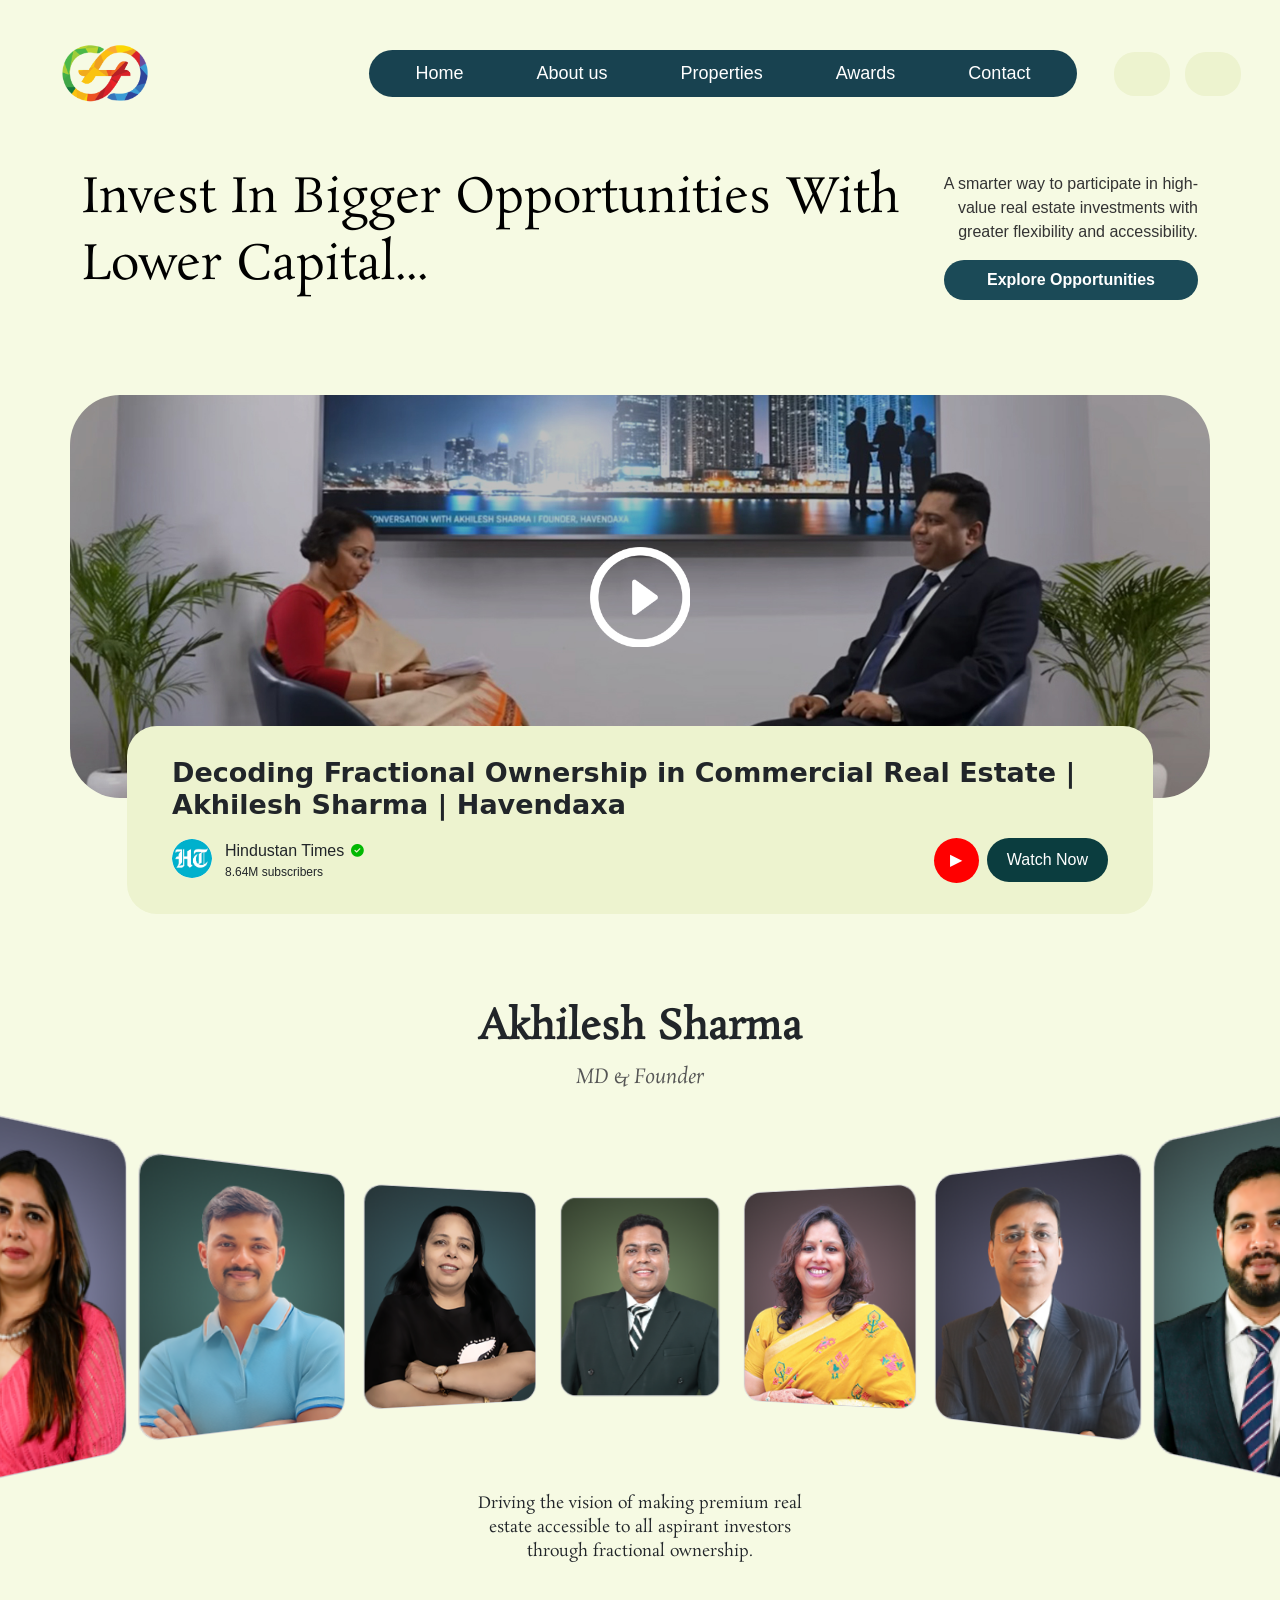
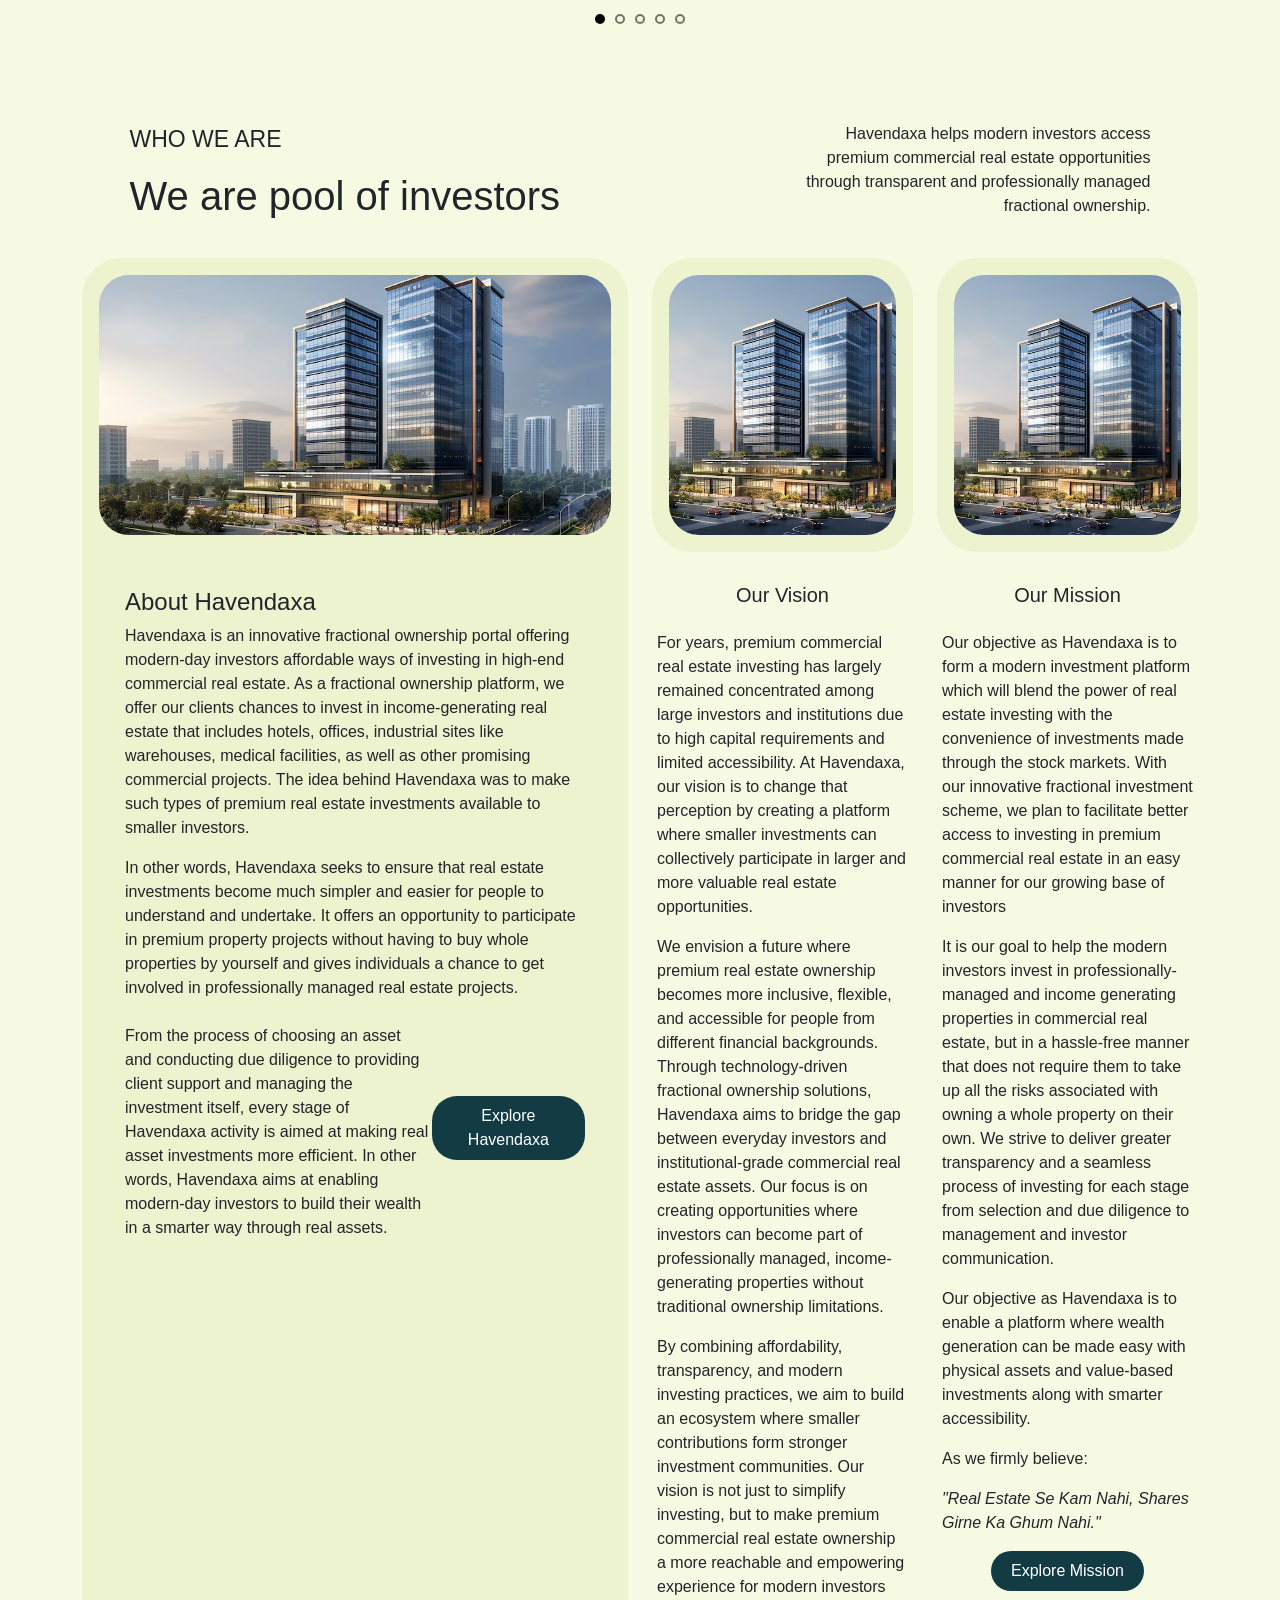
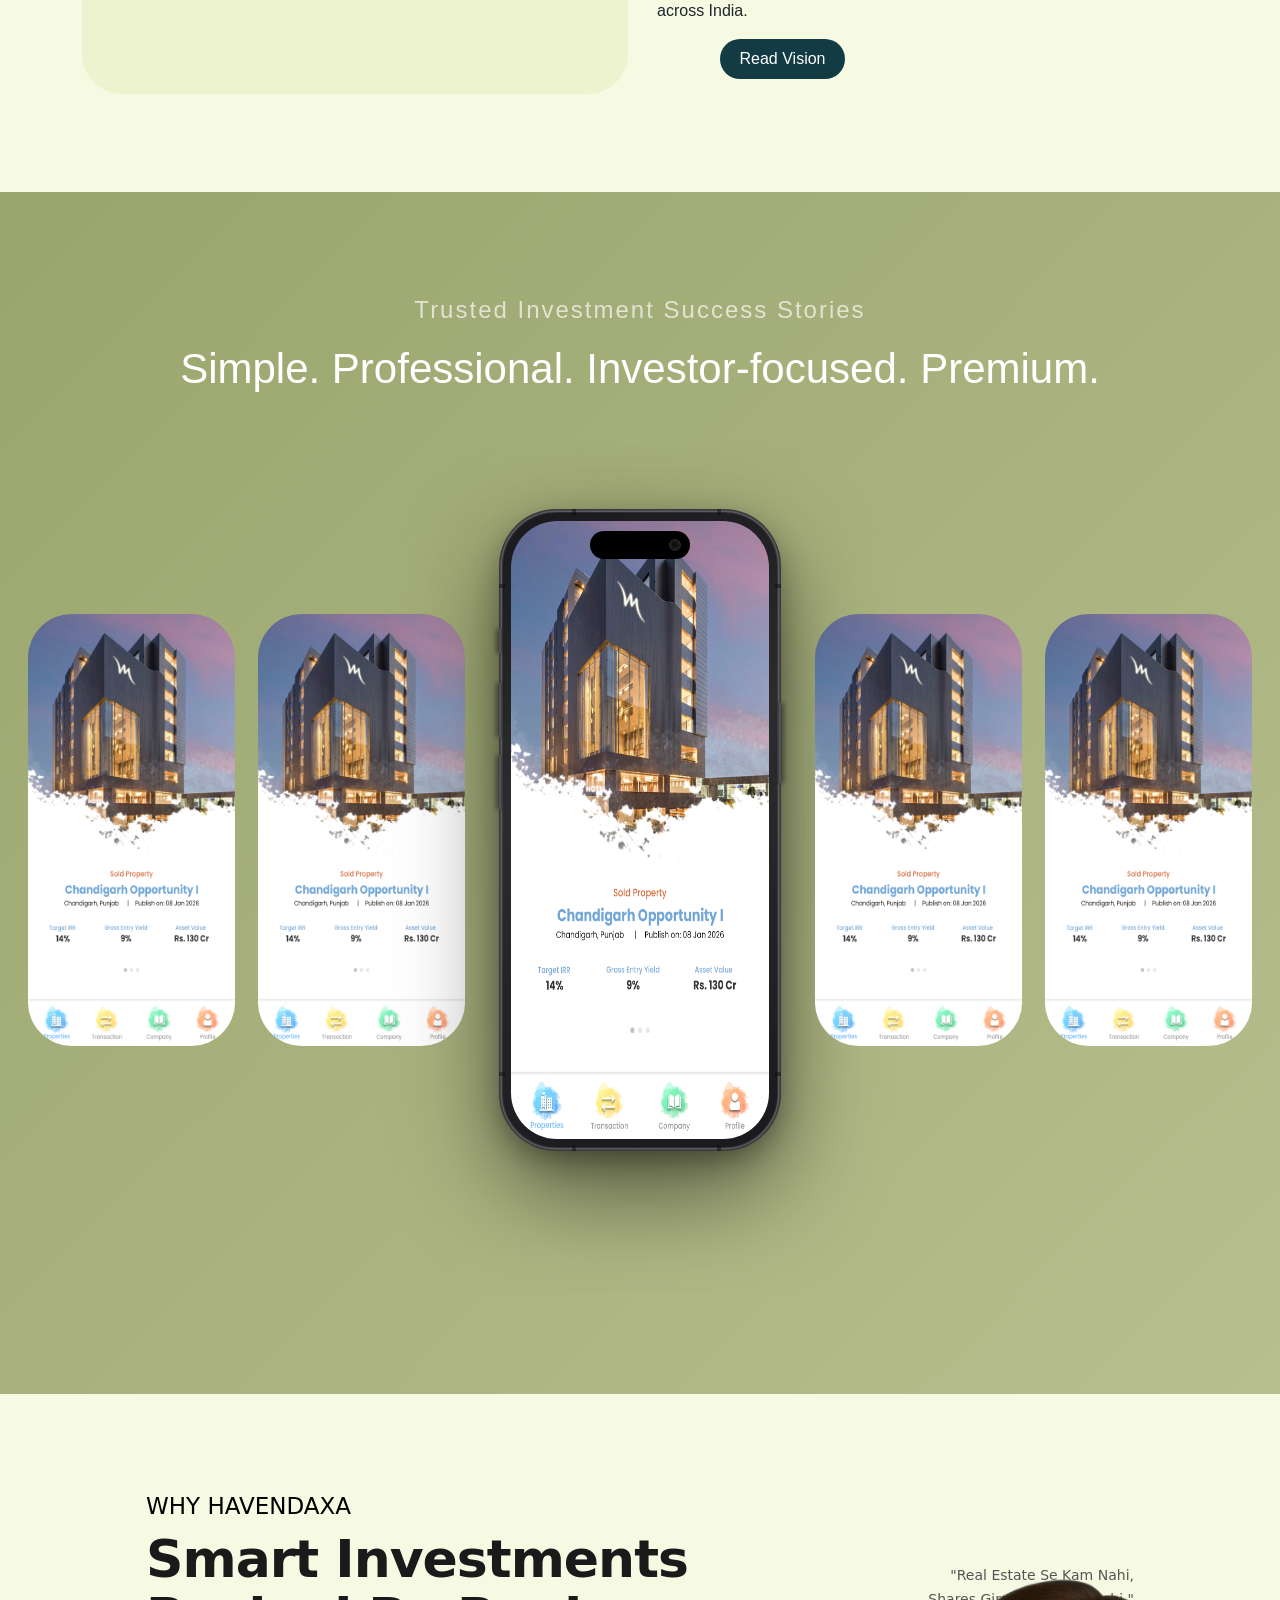
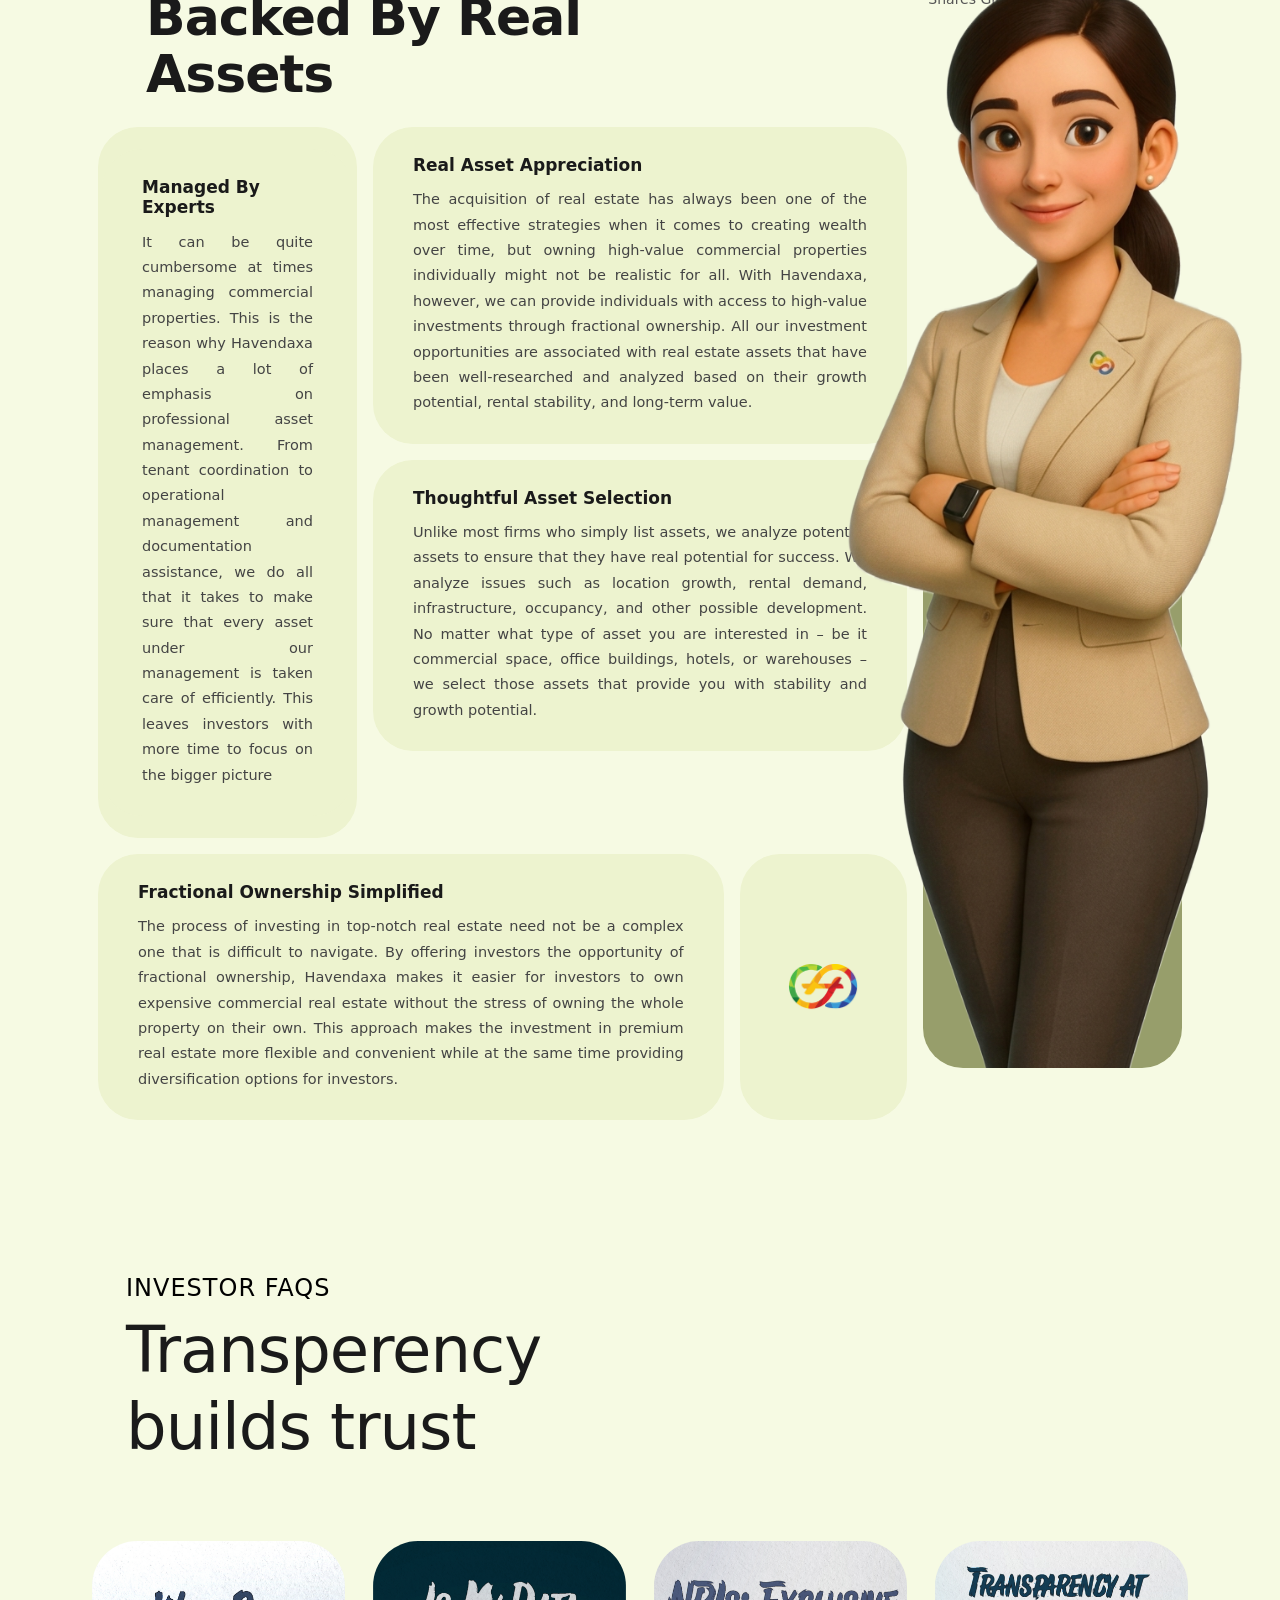
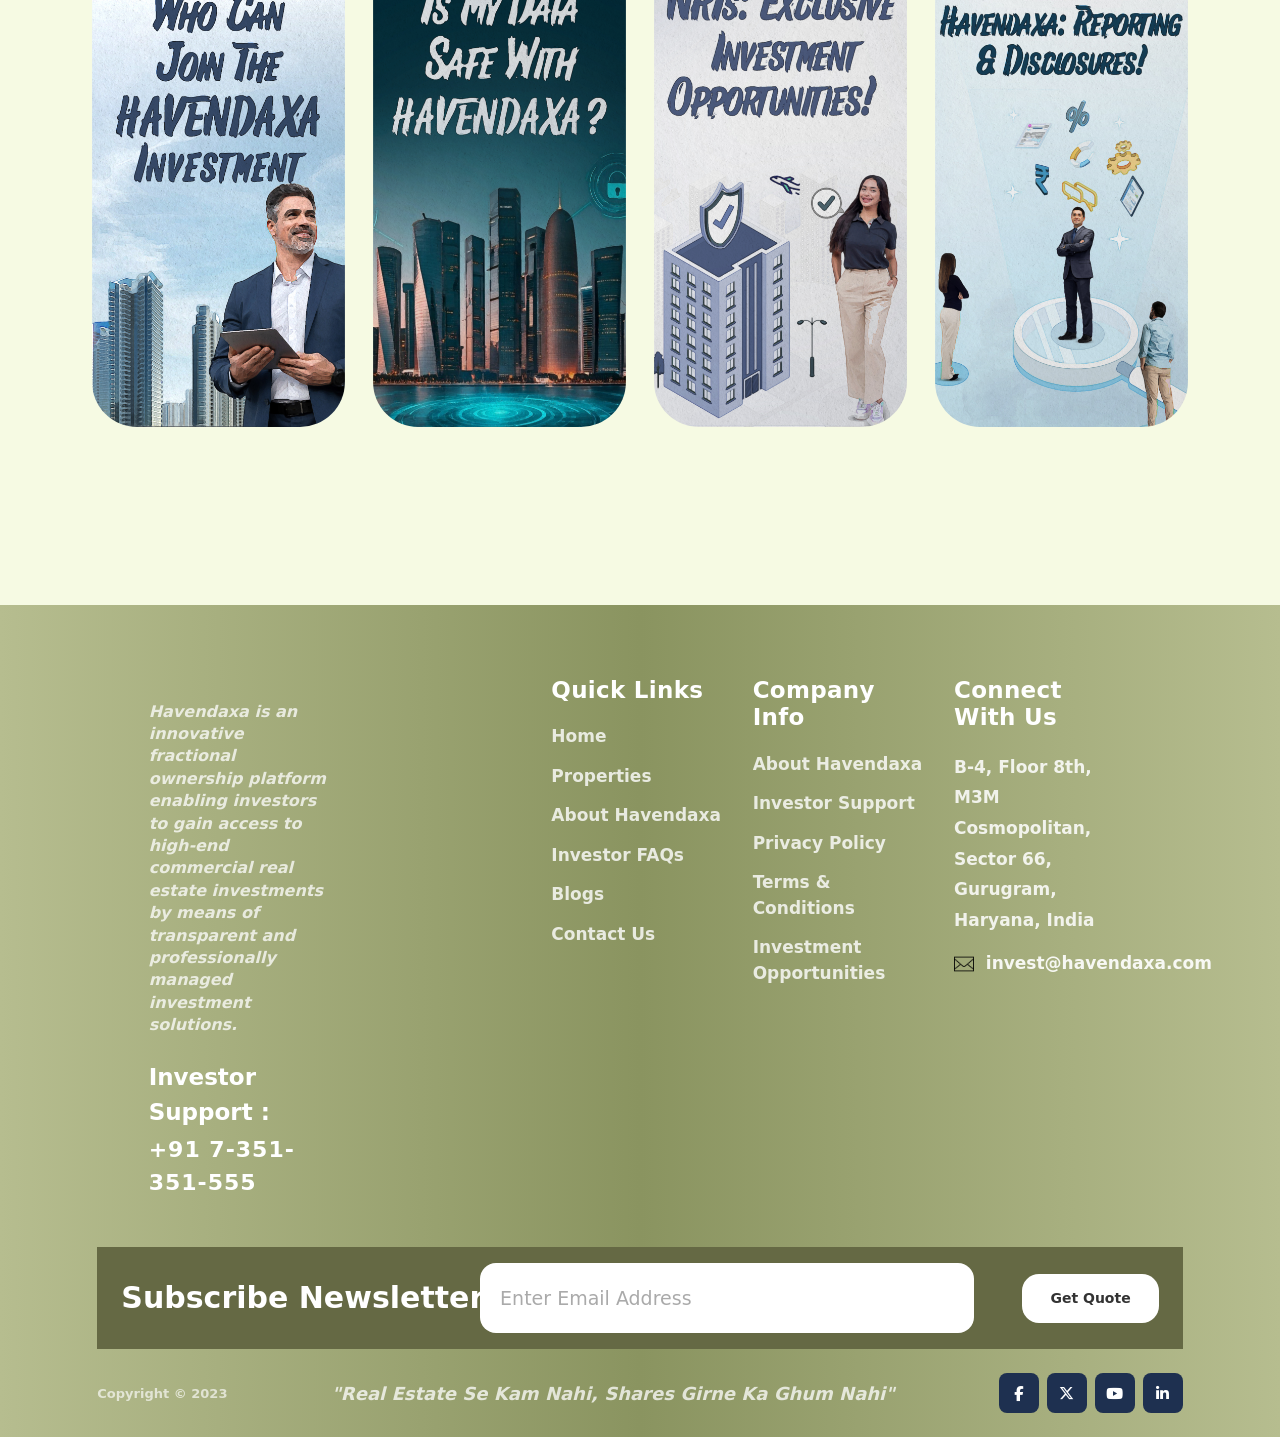
<file: index.html>
<!doctype html>
<html lang="en">
  <head>
    <meta charset="UTF-8" />
    <meta name="viewport" content="width=device-width, initial-scale=1.0" />
    <link
      rel="icon"
      href="./assets/images/Havendaxa_logo1.png"
      type="image/png" />
    <link rel="preconnect" href="https://fonts.googleapis.com" />
    <link rel="preconnect" href="https://fonts.gstatic.com" crossorigin />
    <link
      href="https://cdnjs.cloudflare.com/ajax/libs/font-awesome/6.5.0/css/all.min.css"
      rel="stylesheet" />
    <link
      href="https://cdn.jsdelivr.net/npm/bootstrap@5.3.8/dist/css/bootstrap.min.css"
      rel="stylesheet"
      integrity="sha384-sRIl4kxILFvY47J16cr9ZwB07vP4J8+LH7qKQnuqkuIAvNWLzeN8tE5YBujZqJLB"
      crossorigin="anonymous" />
    <link
      href="https://fonts.googleapis.com/css2?family=Almendra+Display&family=Bitcount+Grid+Double:wght@100..900&family=Cookie&family=Emilys+Candy&family=MedievalSharp&family=Mystery+Quest&family=Rosarivo:ital@0;1&family=Satisfy&display=swap"
      rel="stylesheet" />
    <link rel="stylesheet" href="./assets/css/style.css" />
    <title>Havendaxa</title>
  </head>
  <body>
    <div class="navbar navbar-expand-lg navbar-light" id="nav-scroll">
      <!-- Logo LEFT -->
      <a href="./index.html">
        <div class="logo">
          <img
            src="./assets/images/Havendaxa_logo1.png"
            alt="logo"
            draggable="false" /></div
      ></a>

      <!-- Toggle RIGHT -->
      <button
        class="navbar-toggler border-0 shadow-none ms-auto"
        type="button"
        data-bs-toggle="collapse"
        data-bs-target="#menu">
        <span class="navbar-toggler-icon"></span>
      </button>

      <!-- Menu -->
      <div class="collapse navbar-collapse" id="menu">
        <nav class="menu d-flex">
          <a href="">Home</a>
          <a href="./pages/about.html">About us</a>
          <a href="./pages/Properties.html">Properties</a>
          <a href="./pages/Awards.html">Awards</a>
          <a href="./pages/Contact.html" class="mb-3 mb-md-0">Contact</a>
        </nav>

        <div class="actions d-flex justify-content-center">
          <div class="circle"></div>
          <div class="circle"></div>
        </div>
      </div>
    </div>
    <section class="dream-section py-5">
      <div class="container">
        <div class="row align-items-center">
          <!-- LEFT TEXT -->
          <div class="col-lg-9 text-center text-lg-start mb-4 mb-lg-0">
            <h1 class="dream-title">
              Invest In Bigger Opportunities With Lower Capital...
            </h1>
          </div>

          <!-- RIGHT CONTENT -->
          <div class="col-lg-3 text-center text-lg-end">
            <!-- <p class="dream-desc">
              Own a share of premium real estate and start your investment
              journey with Havendaxa through fractional ownership.
            </p> -->
            <p class="dream-desc">
              A smarter way to participate in high-value real estate investments
              with greater flexibility and accessibility.
            </p>
            <a href="#" class="btn dream-btn mt-3">Explore Opportunities</a>
          </div>
        </div>
      </div>
    </section>

    <!-- ------------------------------------------------------------- -->
    <div class="video-section">
      <!-- Video Container -->
      <div class="video-card" id="videoContainer">
        <!-- Thumbnail -->
        <img
          src="./assets/images/video_thumbnail.jpg"
          class="video-thumbnail"
          id="thumbnail" />

        <!-- Play Button -->
        <div class="play-btn" onclick="playVideo()">
          <img src="./assets/images/play button.png" alt="" />
        </div>
      </div>

      <!-- Info Box -->
      <div class="info-box mx-auto" id="info-box">
        <!-- TOP: Title -->
        <h5 class="mb-3 text-center text-md-start">
          Decoding Fractional Ownership in Commercial Real Estate | Akhilesh
          Sharma | Havendaxa
        </h5>

        <!-- BOTTOM ROW -->
        <div
          class="d-flex flex-row justify-content-between align-items-center ht-stats">
          <!-- LEFT: Channel Info -->
          <div class="d-flex align-items-start gap-2 d1">
            <img src="./assets/images/HT.png" alt="HT" class="HT" />

            <div class="text-start">
              <p class="mb-0">
                Hindustan Times <i class="fa-solid fa-circle-check"></i>
              </p>
              <p class="mb-0 small subs">8.64M subscribers</p>
            </div>
          </div>

          <!-- RIGHT: Buttons -->
          <div class="d-flex align-items-center gap-2 d2">
            <a
              href="https://www.youtube.com/watch?v=tvYAidNdPMs"
              target="_blank"
              class="yt-btn">
              ▶
            </a>

            <a
              href="https://www.youtube.com/watch?v=tvYAidNdPMs"
              target="_blank"
              class="watch-btn">
              Watch Now
            </a>
          </div>
        </div>
      </div>
    </div>
    <!-- -------------------------------------------------------------- -->
    <div class="car-container">
      <h1 id="name">Akhilesh Sharma</h1>
      <p id="role">MD & Founder</p>

      <div class="carousel-container">
        <div class="carousel" id="carousel">
          <div class="card">
            <img src="./assets/images/AS.png" draggable="false" />
          </div>
          <div class="card">
            <img src="./assets/images/PS.png" draggable="false" />
          </div>
          <div class="card">
            <img src="./assets/images/AG.png" draggable="false" />
          </div>
          <div class="card">
            <img src="./assets/images/PA.png" draggable="false" />
          </div>
          <div class="card">
            <img src="./assets/images/VA.png" draggable="false" />
          </div>
          <div class="card">
            <img src="./assets/images/VS.png" draggable="false" />
          </div>
          <div class="card">
            <img src="./assets/images/SA.png" draggable="false" />
          </div>
          <!-- -------------- -->
          <div class="card">
            <img src="./assets/images/AS.png" draggable="false" />
          </div>
          <div class="card">
            <img src="./assets/images/PS.png" draggable="false" />
          </div>
          <div class="card">
            <img src="./assets/images/AG.png" draggable="false" />
          </div>
          <div class="card">
            <img src="./assets/images/PA.png" draggable="false" />
          </div>
          <div class="card">
            <img src="./assets/images/VA.png" draggable="false" />
          </div>
          <div class="card">
            <img src="./assets/images/VS.png" draggable="false" />
          </div>
          <div class="card">
            <img src="./assets/images/SA.png" draggable="false" />
          </div>
        </div>
      </div>

      <p id="desc">
        We deliver exceptional quality through innovation and expertise. Our
        solutions make a real impact and drive measurable results.
      </p>
    </div>
    <div class="dots">
      <span class="dot dot-active"></span>
      <span class="dot"></span>
      <span class="dot"></span>
      <span class="dot"></span>
      <span class="dot"></span>
    </div>

    <!-- ----------------------------------------------------------------------------------------------- -->
    <div class="container py-5 card-sec">
      <div class="row mb-4 d-flex justify-content-center">
        <div class="col-md-7 text-md-start">
          <p class="abt-company">WHO WE ARE</p>
          <h2 class="section-title">We are pool of investors</h2>
        </div>
        <div class="col-md-4 text-md-end">
          <p class="section-desc">
            Havendaxa helps modern investors access premium commercial real
            estate opportunities through transparent and professionally managed
            fractional ownership.
          </p>
        </div>
      </div>

      <div class="row g-4">
        <!-- Main Card -->
        <div class="col-lg-6 card-col active-col">
          <div class="card-custom active" onmouseenter="toggleCard(this)">
            <div class="img-outline">
              <img src="./assets/images/Office Building.avif" alt="building" />
            </div>

            <div class="card-content text-md-start active-card-content">
              <h4 class="mt-3">About Havendaxa</h4>

              <p>
                Havendaxa is an innovative fractional ownership portal offering
                modern-day investors affordable ways of investing in high-end
                commercial real estate. As a fractional ownership platform, we
                offer our clients chances to invest in income-generating real
                estate that includes hotels, offices, industrial sites like
                warehouses, medical facilities, as well as other promising
                commercial projects. The idea behind Havendaxa was to make such
                types of premium real estate investments available to smaller
                investors.
              </p>
              <p>
                In other words, Havendaxa seeks to ensure that real estate
                investments become much simpler and easier for people to
                understand and undertake. It offers an opportunity to
                participate in premium property projects without having to buy
                whole properties by yourself and gives individuals a chance to
                get involved in professionally managed real estate projects.
              </p>

              <div class="mt-4 mb-0 main-card">
                <p class="mb-0 col-8 main-card-desc">
                  From the process of choosing an asset and conducting due
                  diligence to providing client support and managing the
                  investment itself, every stage of Havendaxa activity is aimed
                  at making real asset investments more efficient. In other
                  words, Havendaxa aims at enabling modern-day investors to
                  build their wealth in a smarter way through real assets.
                </p>
                <button class="btn-custom main-card-btn mt-3 mb-4">
                  Explore Havendaxa
                </button>
              </div>
            </div>
          </div>
        </div>

        <!-- Vision Card -->
        <div class="col-md-6 col-lg-3 card-col inactive-col">
          <div class="card-custom" onmouseenter="toggleCard(this)">
            <div class="img-outline">
              <img src="./assets/images/Office Building.avif" alt="building" />
            </div>

            <div class="card-content mt-3">
              <h5 class="mb-4">Our Vision</h5>

              <p class="text-md-start">
                For years, premium commercial real estate investing has largely
                remained concentrated among large investors and institutions due
                to high capital requirements and limited accessibility. At
                Havendaxa, our vision is to change that perception by creating a
                platform where smaller investments can collectively participate
                in larger and more valuable real estate opportunities.
              </p>
              <p class="text-md-start">
                We envision a future where premium real estate ownership becomes
                more inclusive, flexible, and accessible for people from
                different financial backgrounds. Through technology-driven
                fractional ownership solutions, Havendaxa aims to bridge the gap
                between everyday investors and institutional-grade commercial
                real estate assets. Our focus is on creating opportunities where
                investors can become part of professionally managed,
                income-generating properties without traditional ownership
                limitations.
              </p>
              <p class="text-md-start">
                By combining affordability, transparency, and modern investing
                practices, we aim to build an ecosystem where smaller
                contributions form stronger investment communities. Our vision
                is not just to simplify investing, but to make premium
                commercial real estate ownership a more reachable and empowering
                experience for modern investors across India.
              </p>

              <button class="btn-custom">Read Vision</button>
            </div>
          </div>
        </div>

        <!-- Mission Card -->
        <div class="col-md-6 col-lg-3 card-col inactive-col">
          <div class="card-custom" onmouseenter="toggleCard(this)">
            <div class="img-outline">
              <img src="./assets/images/Office Building.avif" alt="building" />
            </div>

            <div class="card-content mt-3">
              <h5 class="mb-4">Our Mission</h5>

              <p class="text-md-start">
                Our objective as Havendaxa is to form a modern investment
                platform which will blend the power of real estate investing
                with the convenience of investments made through the stock
                markets. With our innovative fractional investment scheme, we
                plan to facilitate better access to investing in premium
                commercial real estate in an easy manner for our growing base of
                investors
              </p>
              <p class="text-md-start">
                It is our goal to help the modern investors invest in
                professionally-managed and income generating properties in
                commercial real estate, but in a hassle-free manner that does
                not require them to take up all the risks associated with owning
                a whole property on their own. We strive to deliver greater
                transparency and a seamless process of investing for each stage
                from selection and due diligence to management and investor
                communication.
              </p>
              <p class="text-md-start">
                Our objective as Havendaxa is to enable a platform where wealth
                generation can be made easy with physical assets and value-based
                investments along with smarter accessibility.
              </p>
              <p class="text-md-start">As we firmly believe:</p>
              <p class="text-md-start">
                <i>"Real Estate Se Kam Nahi, Shares Girne Ka Ghum Nahi."</i>
              </p>
              <button class="btn-custom">Explore Mission</button>
            </div>
          </div>
        </div>
      </div>
    </div>

    <section class="proj-showcase">
      <p class="proj-subtitle">Trusted Investment Success Stories</p>
      <h2 class="proj-title">
        Simple. Professional. Investor-focused. Premium.
      </h2>

      <div class="proj-slider">
        <div class="proj-track">
          <!-- Hidden on mobile (outermost cards) -->
          <div class="proj-card left-corner-card d-none d-md-block">
            <img src="./assets/images/Card_img.png" />
          </div>

          <!-- Visible on all screens (inner left card) -->
          <div class="proj-card">
            <img src="./assets/images/Card_img.png" />
          </div>

          <!-- CENTER iPhone -->
          <div class="iphone">
            <div class="btn-action"></div>
            <div class="btn-vol-up"></div>
            <div class="btn-vol-down"></div>
            <div class="btn-power"></div>
            <div class="antenna-left-1"></div>
            <div class="antenna-left-2"></div>
            <div class="antenna-right-1"></div>
            <div class="antenna-right-2"></div>
            <div class="antenna-top-1"></div>
            <div class="antenna-top-2"></div>
            <div class="antenna-bottom-1"></div>
            <div class="antenna-bottom-2"></div>
            <div class="screen-bezel">
              <div class="dynamic-island">
                <div class="di-camera"></div>
              </div>
              <div class="hero-image">
                <img src="./assets/images/Card_img.png" alt="Property" />
              </div>
            </div>
          </div>

          <!-- Visible on all screens (inner right card) -->
          <div class="proj-card">
            <img src="./assets/images/Card_img.png" />
          </div>

          <!-- Hidden on mobile (outermost cards) -->
          <div class="proj-card right-corner-card d-none d-md-block">
            <img src="./assets/images/Card_img.png" />
          </div>
        </div>
      </div>
    </section>

    <section class="vwd-section">
      <div class="container-fluid px-4 px-lg-5">
        <!-- Header Row -->
        <div class="row align-items-center mb-4 px-5">
          <div class="col-12 col-lg-7 text-md-start">
            <p class="vwd-subtitle">WHY HAVENDAXA</p>
            <h2 class="vwd-title">Smart Investments Backed By Real Assets</h2>
          </div>
          <div class="col-12 col-lg-3 offset-lg-2 text-lg-end mt-3 mt-lg-0">
            <p class="vwd-desc">
              "Real Estate Se Kam Nahi, Shares Girne Ka Ghum Nahi."
              <!-- Havendaxa makes premium real estate investing easy, more
              transparent, and growth-oriented for today’s sophisticated
              investors. From our selection of prime commercial properties to
              our professional management team, everything we do is aimed at
              making your real estate investment journey hassle-free and
              reliable. -->
            </p>
          </div>
        </div>

        <!-- Main Content Row -->
        <div class="row g-3 align-items-stretch">
          <!-- Left empty card -->
          <div class="col-12 col-md-4 col-lg-3 d-none d-md-block">
            <div class="vwd-card vwd-card--empty h-100">
              <div class="vwd-card">
                <h5 class="vwd-card__title text-md-start">
                  Managed By Experts
                </h5>
                <p class="vwd-card__text">
                  It can be quite cumbersome at times managing commercial
                  properties. This is the reason why Havendaxa places a lot of
                  emphasis on professional asset management. From tenant
                  coordination to operational management and documentation
                  assistance, we do all that it takes to make sure that every
                  asset under our management is taken care of efficiently. This
                  leaves investors with more time to focus on the bigger picture
                </p>
              </div>
            </div>
          </div>

          <!-- Middle cards column -->
          <div class="col-12 col-md-8 col-lg-6">
            <div class="row g-3">
              <div class="col-12">
                <div class="vwd-card">
                  <h5 class="vwd-card__title text-md-start">
                    Real Asset Appreciation
                  </h5>
                  <p class="vwd-card__text">
                    The acquisition of real estate has always been one of the
                    most effective strategies when it comes to creating wealth
                    over time, but owning high-value commercial properties
                    individually might not be realistic for all. With Havendaxa,
                    however, we can provide individuals with access to
                    high-value investments through fractional ownership. All our
                    investment opportunities are associated with real estate
                    assets that have been well-researched and analyzed based on
                    their growth potential, rental stability, and long-term
                    value.
                  </p>
                </div>
              </div>
              <div class="col-12">
                <div class="vwd-card">
                  <h5 class="vwd-card__title text-md-start">
                    Thoughtful Asset Selection
                  </h5>
                  <p class="vwd-card__text">
                    Unlike most firms who simply list assets, we analyze
                    potential assets to ensure that they have real potential for
                    success. We analyze issues such as location growth, rental
                    demand, infrastructure, occupancy, and other possible
                    development. No matter what type of asset you are interested
                    in – be it commercial space, office buildings, hotels, or
                    warehouses – we select those assets that provide you with
                    stability and growth potential.
                  </p>
                </div>
              </div>
            </div>
          </div>

          <!-- Right character image -->
          <div class="col-12 col-lg-3 d-none d-lg-block">
            <div class="vwd-character-wrap">
              <img
                src="./assets/images/Character_img.png"
                alt="Character"
                class="vwd-character-img" />
            </div>
          </div>
        </div>

        <!-- Bottom Row -->
        <div class="row g-3 mt-0">
          <!-- Professional Management wide card -->
          <div class="col-12 col-md-8 col-lg-7">
            <div class="vwd-card">
              <h5 class="vwd-card__title text-md-start">
                Fractional Ownership Simplified
              </h5>
              <p class="vwd-card__text">
                The process of investing in top-notch real estate need not be a
                complex one that is difficult to navigate. By offering investors
                the opportunity of fractional ownership, Havendaxa makes it
                easier for investors to own expensive commercial real estate
                without the stress of owning the whole property on their own.
                This approach makes the investment in premium real estate more
                flexible and convenient while at the same time providing
                diversification options for investors.
              </p>
            </div>
          </div>

          <!-- Logo card -->
          <div class="col-6 col-md-3 col-lg-2">
            <div
              class="vwd-card vwd-card--logo h-100 d-flex align-items-center justify-content-center">
              <img
                src="./assets/images/Havendaxa_logo1.png"
                alt="Logo"
                class="vwd-logo-img" />
            </div>
            <!-- <div class="vwd-card">
              <h5 class="vwd-card__title text-md-start">
                Investor Trust Comes First
              </h5>
              <p class="vwd-card__text">
                Current investors seek more than just profits. They demand
                openness, dependability, and trust. Havendaxa operates with such
                principles at its core. The goal of our company is to offer
                investors an environment where they feel informed, supported,
                and connected with actual possibilities which include actual
                assets. By merging traditional investment opportunities with
                professional management of real estate, we help investors
                transition into more progressive and forward-looking approaches
                to wealth generation.
              </p>
            </div> -->
          </div>
        </div>
      </div>
    </section>

    <section class="faq-section">
      <div class="container-fluid px-4 px-lg-5">
        <!-- Header -->
        <div class="row align-items-start mb-5 px-5">
          <div class="col-12 col-lg-6 text-md-start">
            <p class="faq-subtitle">INVESTOR FAQs</p>
            <h2 class="faq-title">Transperency builds trust</h2>
          </div>
          <div class="col-12 col-lg-4 offset-lg-2 text-lg-end mt-2 mt-lg-0">
            <p class="faq-desc">
              <!-- Explore answers to common questions about fractional ownership and
              premium real estate investing with Havendaxa. -->
            </p>
          </div>
        </div>

        <!-- Cards Row -->
        <div class="faq-cards-wrapper position-relative">
          <div
            class="row g-0 align-items-center justify-content-around d-flex flex-wrap flex-md-nowrap">
            <!-- Card 1  -->
            <div class="col-6 col-md-3 col-lg-3">
              <div class="faq-card faq-card--img">
                <img
                  src="./assets/images/card1.jpg"
                  alt="Who Can Join"
                  class="faq-card__img" />
                <!-- Bottom half: text + button -->
                <div class="faq-card__body">
                  <div class="faq-card__watch d-flex gap-2 mb-3">
                    <button class="faq-watch-btn flex-grow-1">Watch Now</button>
                    <button class="faq-plus-btn">+</button>
                  </div>
                  <h6 class="faq-card__body-title text-start px-3">
                    Who Can Invest With Havendaxa?
                  </h6>

                  <p class="faq-card__body-text text-start px-3">
                    What if premium commercial real estate investing was no
                    longer limited to only large investors and institutions?
                  </p>
                  <!-- <p class="faq-card__body-text text-start px-3">
                    Lorem ipsum dolor sit amet, consectetur adipiscing elit,
                  </p> -->
                </div>
              </div>
            </div>

            <!-- Card 2  -->
            <div class="col-10 col-md-3 col-lg-3">
              <!-- Top half: image -->
              <div class="faq-card faq-card--img">
                <img
                  src="./assets/images/card2.jpg"
                  alt="Havendaxa"
                  class="faq-card__img" />

                <!-- Bottom half: text + button -->
                <div class="faq-card__body">
                  <div class="faq-card__watch d-flex gap-2 mb-3">
                    <button class="faq-watch-btn flex-grow-1">Watch Now</button>
                    <button class="faq-plus-btn">+</button>
                  </div>
                  <h6 class="faq-card__body-title text-start px-3">
                    How Do You Keep My Personal Information Secure?
                  </h6>
                  <p class="faq-card__body-text text-start px-3">
                    Investor trust goes beyond investments — discover how
                    Havendaxa focuses on secure and professionally managed
                    investor experiences.
                  </p>
                  <!-- <p class="faq-card__body-text text-start px-3">
                    Lorem ipsum dolor sit amet, consectetur adipiscing elit,
                  </p> -->
                </div>
              </div>
            </div>

            <!-- Card 3  -->
            <div class="col-6 col-md-3 col-lg-3">
              <div class="faq-card faq-card--img">
                <img
                  src="./assets/images/card3.jpg"
                  alt="NRIs Investment"
                  class="faq-card__img" />
                <!-- Bottom half: text + button -->
                <div class="faq-card__body">
                  <div class="faq-card__watch d-flex gap-2 mb-3">
                    <button class="faq-watch-btn flex-grow-1">Watch Now</button>
                    <button class="faq-plus-btn">+</button>
                  </div>
                  <h6 class="faq-card__body-title text-start px-3">
                    How Can NRIs Invest?
                  </h6>
                  <p class="faq-card__body-text text-start px-3">
                    Looking to stay connected with India’s growing real estate
                    market without managing an entire property remotely?
                  </p>
                  <!-- <p class="faq-card__body-text text-start px-3">
                    Lorem ipsum dolor sit amet, consectetur adipiscing elit,
                  </p> -->
                </div>
              </div>
            </div>

            <!-- Card 4  -->
            <div class="col-6 col-md-3 col-lg-3">
              <div class="faq-card faq-card--img">
                <img
                  src="./assets/images/card4.jpg"
                  alt="Transparency"
                  class="faq-card__img" />
                <!-- Bottom half: text + button -->
                <div class="faq-card__body">
                  <div class="faq-card__watch d-flex gap-2 mb-3">
                    <button class="faq-watch-btn flex-grow-1">Watch Now</button>
                    <button class="faq-plus-btn">+</button>
                  </div>
                  <h6 class="faq-card__body-title text-start px-3">
                    What Are The Reporting Standards And Disclosures For
                    Havendaxa Investments?
                  </h6>
                  <p class="faq-card__body-text text-start px-3">
                    Want to know what happens after you invest? Explore how
                    reporting, disclosures, and investor updates are managed.
                  </p>
                  <!-- <p class="faq-card__body-text text-start px-3">
                    Lorem ipsum dolor sit amet, consectetur adipiscing elit,
                  </p> -->
                </div>
              </div>
            </div>
          </div>
        </div>
      </div>
    </section>

    <footer class="ftr-section">
      <div class="container-fluid px-4 px-lg-5">
        <!-- Top Row -->
        <div class="row ftr-top py-5 g-4">
          <!-- Col 1 — Brand -->
          <div class="col-12 col-md-6 col-lg-2 text-md-start mt-5 offset-lg-1">
            <p class="ftr-tagline">
              Havendaxa is an innovative fractional ownership platform enabling
              investors to gain access to high-end commercial real estate
              investments by means of transparent and professionally managed
              investment solutions.
            </p>
            <div class="ftr-emergency mt-4">
              <p class="ftr-emergency__label">Investor Support :</p>
              <p class="ftr-emergency__number">+91 7-351-351-555</p>
            </div>
          </div>

          <!-- Col 2 — Quick Links -->
          <div class="col-6 col-md-3 col-lg-2 offset-lg-2 text-start">
            <h6 class="ftr-col-title">Quick Links</h6>
            <ul class="ftr-links">
              <li><a href="#">Home</a></li>
              <li><a href="./pages/Properties.html">Properties</a></li>
              <li><a href="./pages/about.html">About Havendaxa </a></li>
              <li><a href=" ">Investor FAQs</a></li>
              <li><a href="./pages/Blogs.html">Blogs</a></li>
              <li><a href="./pages/Contact.html">Contact Us</a></li>
            </ul>
          </div>

          <!-- Col 3 — Company Info -->
          <div class="col-6 col-md-3 col-lg-2 text-start">
            <h6 class="ftr-col-title">Company Info</h6>
            <ul class="ftr-links">
              <li><a href="./pages/About.html">About Havendaxa </a></li>
              <li><a href=" ">Investor Support </a></li>
              <li><a href=" ">Privacy Policy </a></li>
              <li><a href=" ">Terms & Conditions </a></li>
              <li><a href="">Investment Opportunities </a></li>
            </ul>
          </div>

          <!-- Col 4 — Communication -->
          <div class="col-12 col-md-6 col-lg-2 text-start">
            <h6 class="ftr-col-title">Connect With Us</h6>
            <p class="ftr-address">
              B-4, Floor 8th, M3M Cosmopolitan,<br />Sector 66, Gurugram,<br />Haryana,
              India
            </p>

            <p class="ftr-email">
              <img
                src="./assets/images/Gmail.png"
                alt=""
                class="gmail"
                style="height: 20px; width: 20px" />
              &nbsp;invest@havendaxa.com
            </p>
          </div>
        </div>

        <!-- Newsletter Bar -->
        <div
          class="ftr-newsletter d-flex flex-column flex-md-row align-items-center gap-3 gap-md-5 px-4 py-3 mb-4 col-md-11">
          <h5 class="ftr-newsletter__title mb-0">Subscribe Newsletter</h5>
          <input
            type="email"
            class="ftr-newsletter__input"
            placeholder="Enter Email Address" />
          <button class="ftr-newsletter__btn">Get Quote</button>
        </div>

        <!-- Bottom Bar -->
        <div
          class="ftr-bottom d-flex flex-column flex-md-row align-items-center justify-content-between pb-4 gap-3 col-11">
          <p class="ftr-copyright mb-0">Copyright &copy; 2023</p>
          <div class="tagline">
            "Real Estate Se Kam Nahi, Shares Girne Ka Ghum Nahi"
          </div>
          <div class="ftr-socials d-flex gap-2">
            <a href="#" class="ftr-social-btn"
              ><i class="fab fa-facebook-f"></i
            ></a>
            <a href="#" class="ftr-social-btn"
              ><i class="fab fa-x-twitter"></i
            ></a>
            <a href="#" class="ftr-social-btn"
              ><i class="fab fa-youtube"></i
            ></a>
            <a href="#" class="ftr-social-btn"
              ><i class="fab fa-linkedin-in"></i
            ></a>
          </div>
        </div>
      </div>
    </footer>
    <script src="./assets/js/script.js"></script>
    <script></script>
    <script
      src="https://cdn.jsdelivr.net/npm/@popperjs/core@2.11.8/dist/umd/popper.min.js"
      integrity="sha384-I7E8VVD/ismYTF4hNIPjVp/Zjvgyol6VFvRkX/vR+Vc4jQkC+hVqc2pM8ODewa9r"
      crossorigin="anonymous"></script>
    <script
      src="https://cdn.jsdelivr.net/npm/bootstrap@5.3.8/dist/js/bootstrap.min.js"
      integrity="sha384-G/EV+4j2dNv+tEPo3++6LCgdCROaejBqfUeNjuKAiuXbjrxilcCdDz6ZAVfHWe1Y"
      crossorigin="anonymous"></script>
  </body>
</html>
</file>
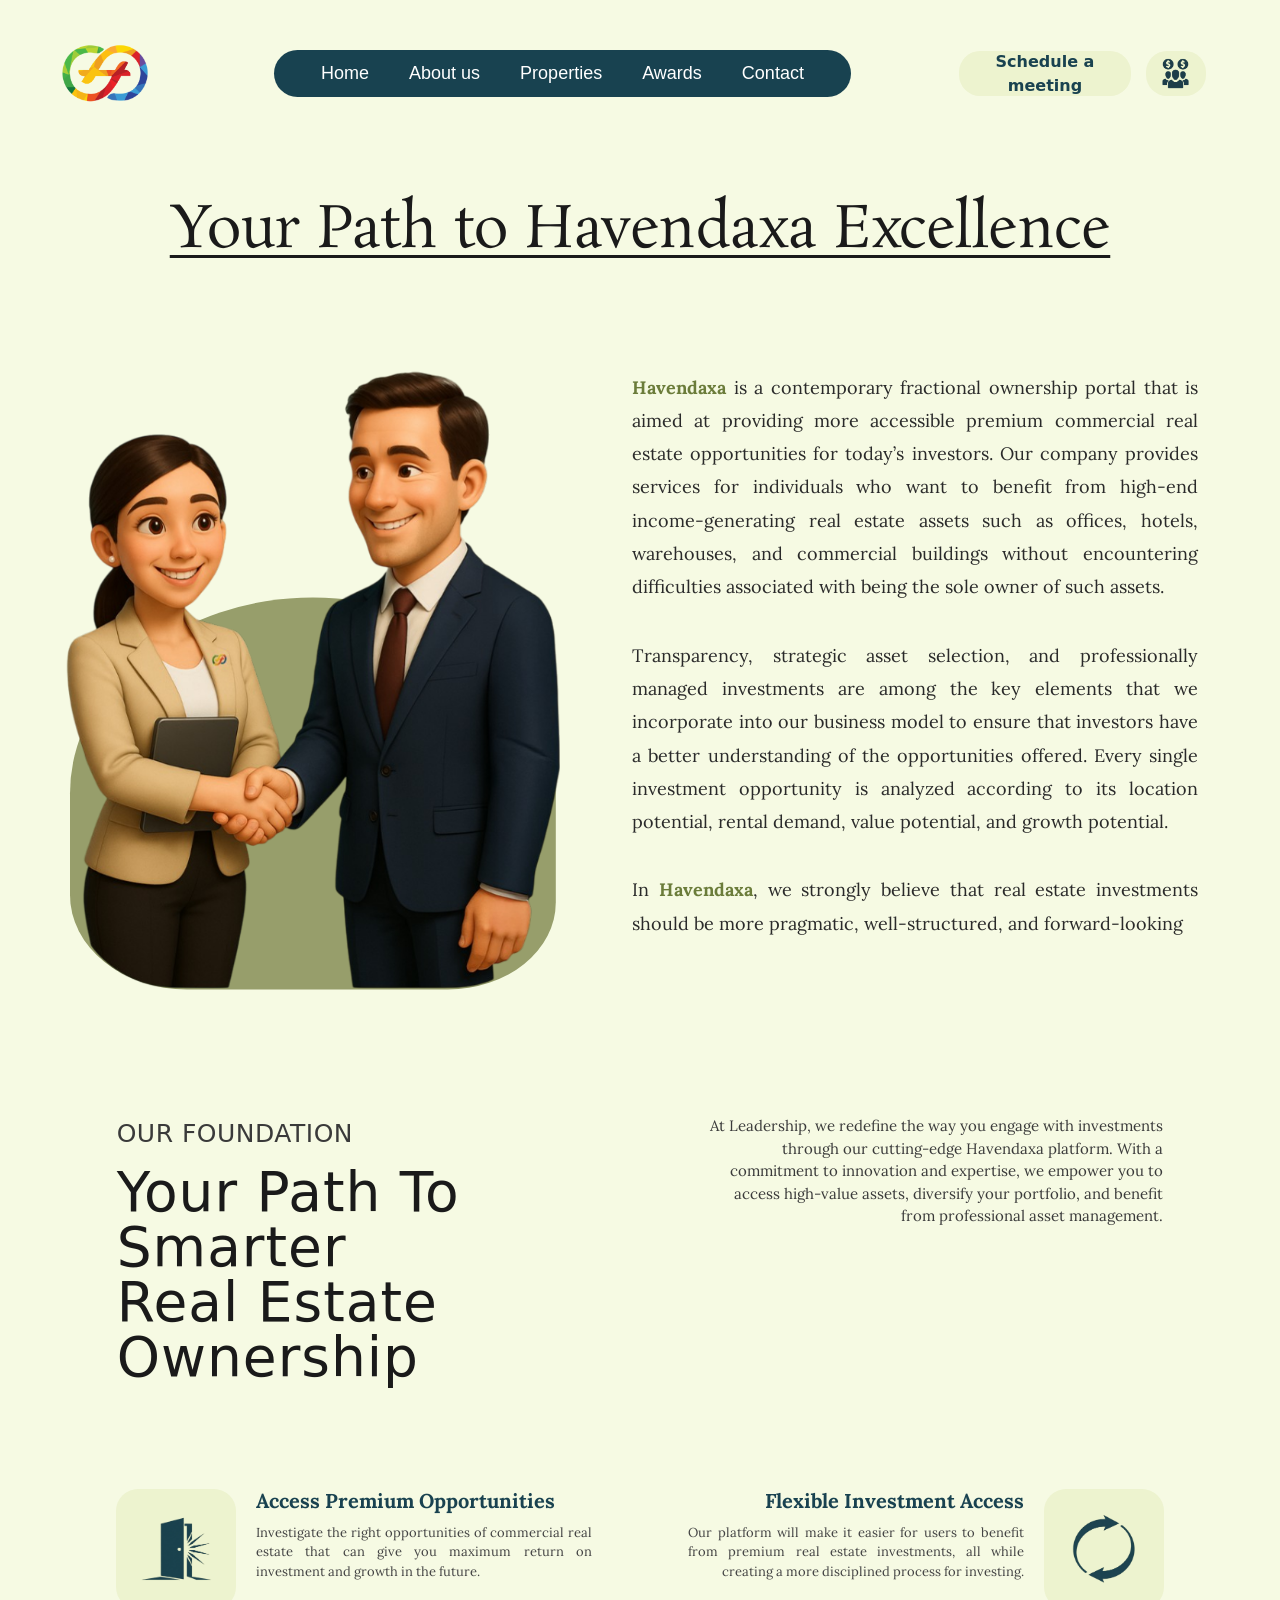
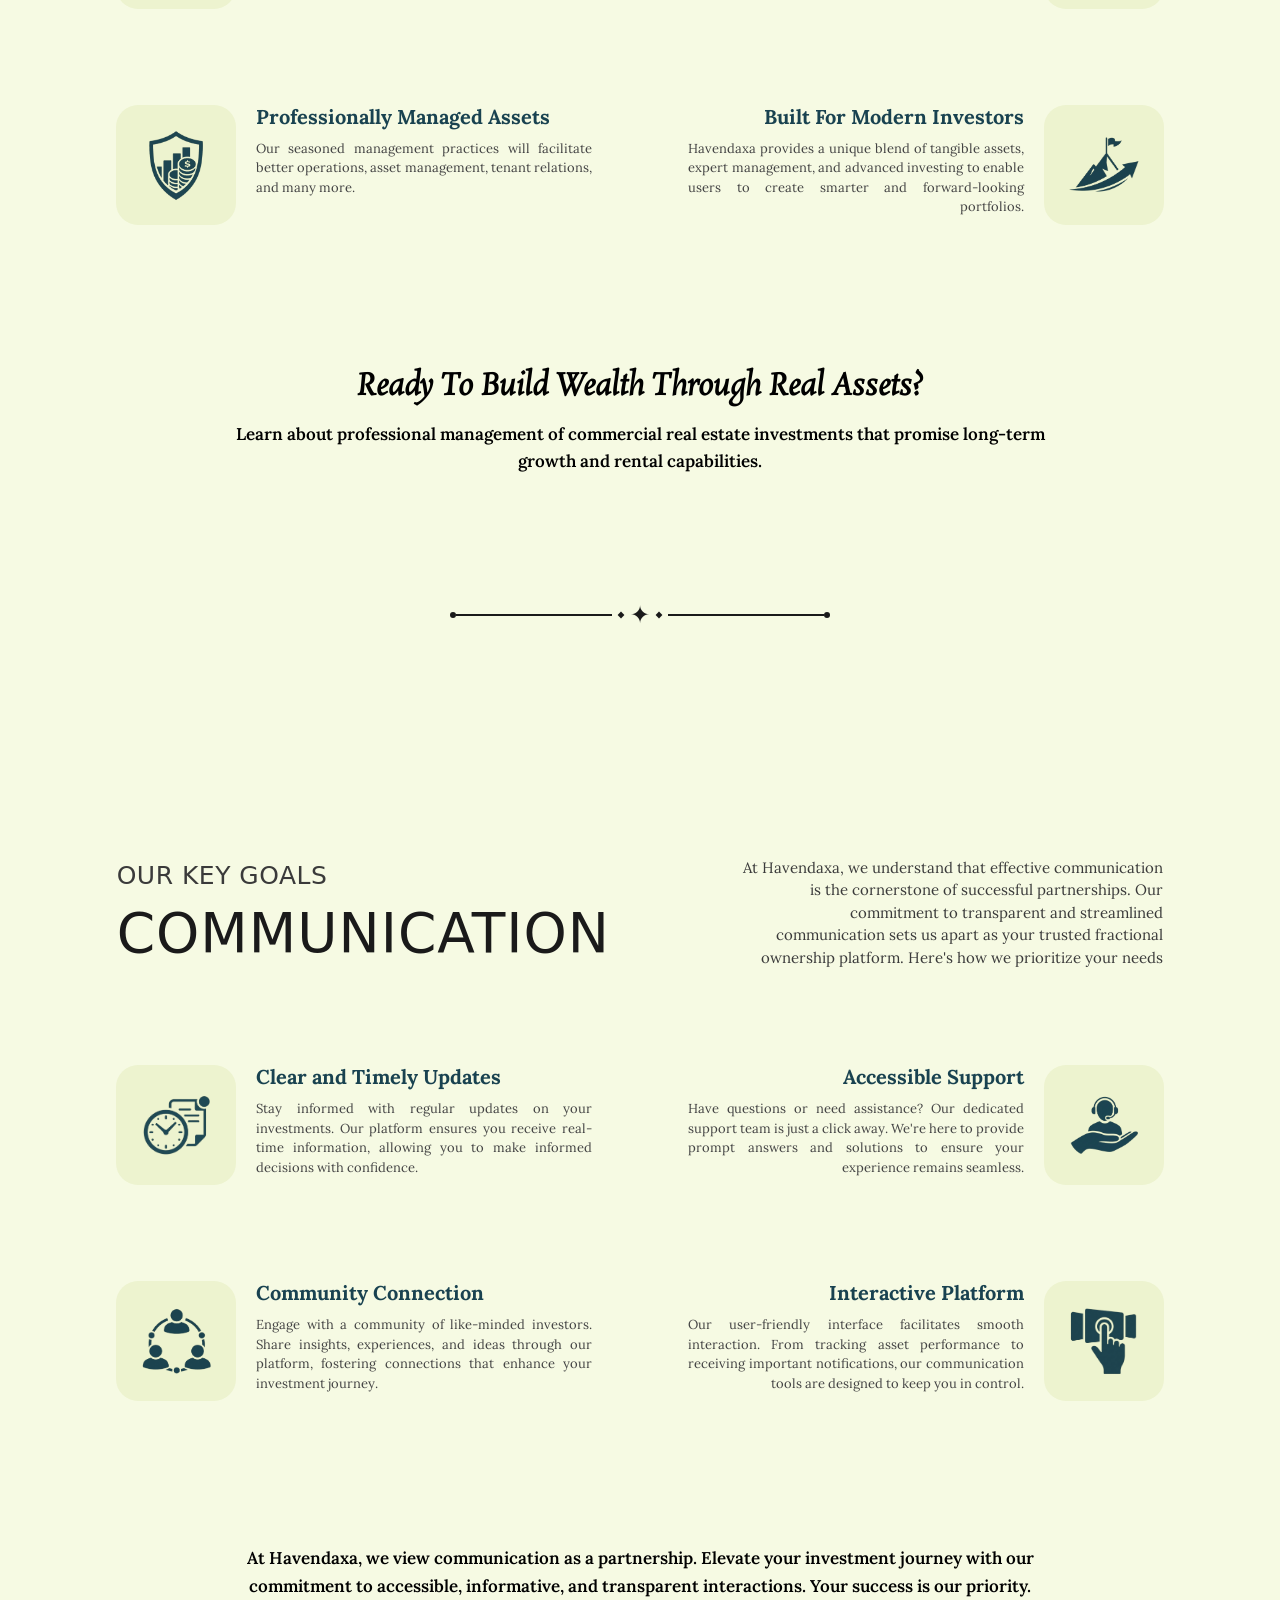
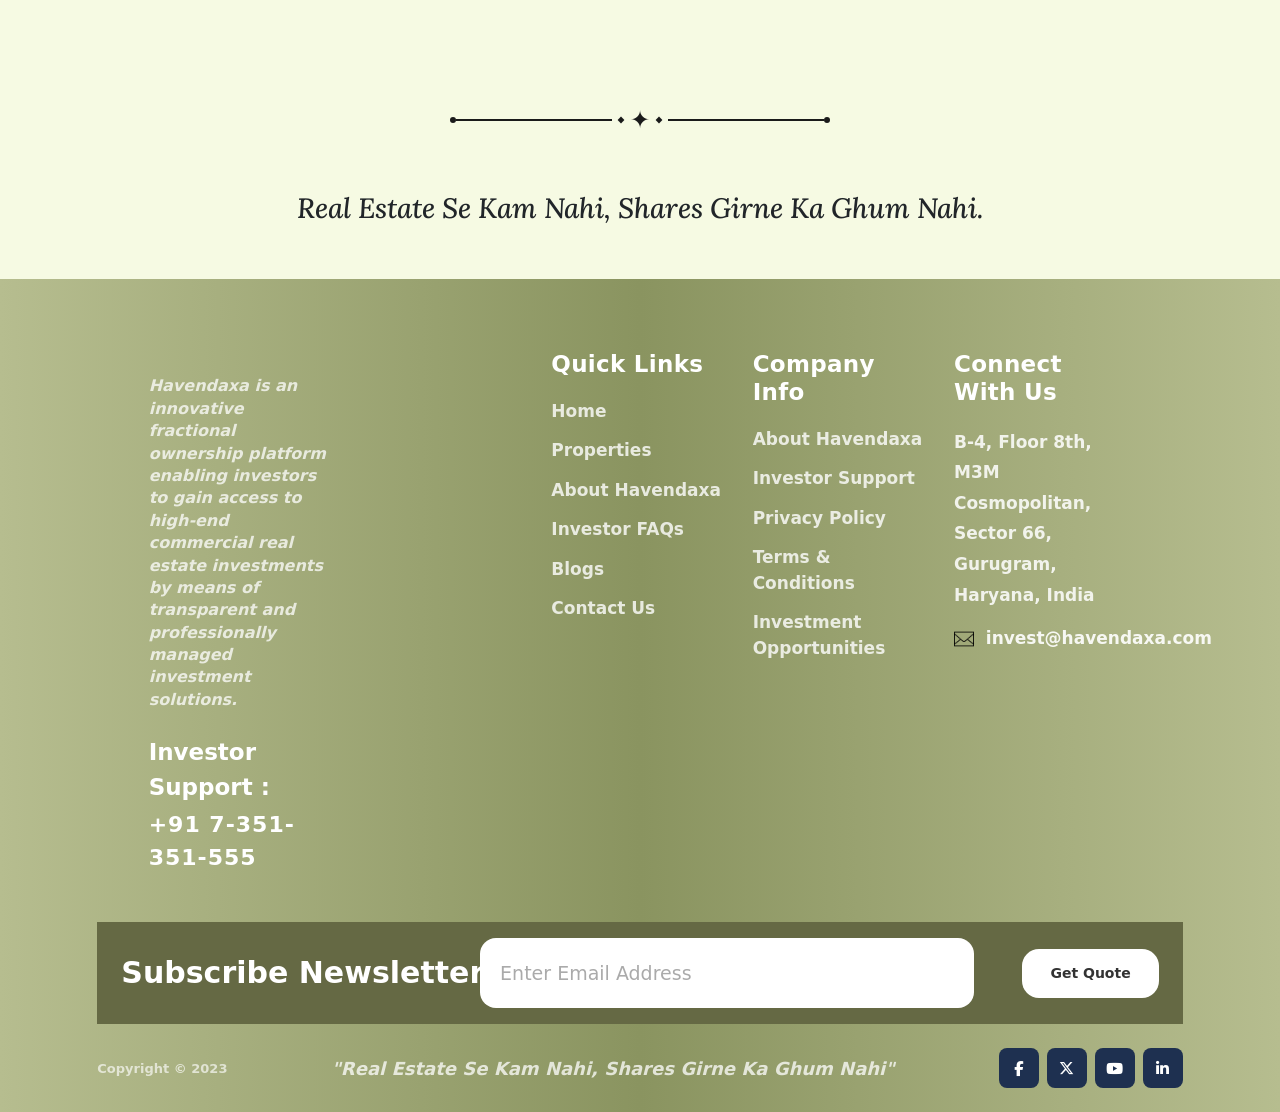
<file: pages/about.html>
<!doctype html>
<html lang="en">
  <head>
    <meta charset="UTF-8" />
    <meta name="viewport" content="width=device-width, initial-scale=1.0" />
    <link
      rel="icon"
      href="../assets/images/Havendaxa_logo1.png"
      draggable="false"
      type="image/png" />
    <link rel="preconnect" href="https://fonts.googleapis.com" />
    <link rel="preconnect" href="https://fonts.gstatic.com" crossorigin />
    <link
      href="https://cdnjs.cloudflare.com/ajax/libs/font-awesome/6.5.0/css/all.min.css"
      rel="stylesheet" />
    <link
      href="https://cdn.jsdelivr.net/npm/bootstrap@5.3.8/dist/css/bootstrap.min.css"
      rel="stylesheet"
      integrity="sha384-sRIl4kxILFvY47J16cr9ZwB07vP4J8+LH7qKQnuqkuIAvNWLzeN8tE5YBujZqJLB"
      crossorigin="anonymous" />
    <link
      href="https://fonts.googleapis.com/css2?family=Almendra+Display&family=Bitcount+Grid+Double:wght@100..900&family=Cookie&family=Emilys+Candy&family=MedievalSharp&family=Mystery+Quest&family=Rosarivo:ital@0;1&family=Satisfy&display=swap"
      rel="stylesheet" />
    <link
      href="https://fonts.googleapis.com/css2?family=Lora:ital,wght@0,400;0,600;1,400&display=swap"
      rel="stylesheet" />
    <link rel="stylesheet" href="../assets/css/style.css" />
    <link rel="stylesheet" href="../assets/css/about.css" />
    <title>About Us - Havendaxa</title>
  </head>
  <body>
    <div class="navbar navbar-expand-lg navbar-light" id="nav-scroll">
      <!-- Logo LEFT -->
      <a href="../index.html">
        <div class="logo">
          <img
            src="../assets/images/Havendaxa_logo1.png"
            alt="logo"
            draggable="false" /></div
      ></a>

      <!-- Toggle RIGHT -->
      <button
        class="navbar-toggler border-0 shadow-none ms-auto"
        type="button"
        data-bs-toggle="collapse"
        data-bs-target="#menu">
        <span class="navbar-toggler-icon"></span>
      </button>

      <!-- Menu -->
      <div class="collapse navbar-collapse" id="menu">
        <nav class="menu d-flex mb-3 mb-md-0">
          <a href="../index.html">Home</a>
          <a href="">About us</a>
          <a href="./Properties.html">Properties</a>
          <a href="./Awards.html">Awards</a>
          <a href="./Contact.html">Contact</a>
        </nav>

        <div class="actions d-flex justify-content-center mb-3 mb-md-0">
          <div class="shd-meeting" id="actions1">Schedule a meeting</div>
          <div class="crdfunding" id="actions2">
            <img
              src="../assets/images/crd-funding.png"
              draggable="false"
              alt="" />
          </div>
        </div>
      </div>
    </div>
    <!-- ── PATH SECTION ── -->
    <section class="path-section">
      <div class="container">
        <!-- Title -->
        <div class="row">
          <div class="col-12 text-center mb-5">
            <h2 class="path-title">Your Path to Havendaxa Excellence</h2>
          </div>
        </div>

        <!-- Main Content -->
        <div class="row align-items-center mt-5">
          <!-- Left: Characters image -->
          <div
            class="col-12 col-md-5 d-flex justify-content-center mb-5 mb-md-0">
            <div class="path-img-wrapper">
              <div class="path-blob"></div>
              <img
                draggable="false"
                src="../assets/images/charimg.png"
                draggable="false"
                alt="Havendaxa Team"
                class="path-characters" />
            </div>
          </div>

          <!-- Right: Text -->
          <div class="col-12 col-md-7">
            <div class="path-text-block">
              <!-- <p class="path-para">
                <strong class="path-brand">Havendaxa</strong> is a modern real
                estate investment and asset management platform designed to make
                high-value real estate accessible to a wider range of investors.
                By combining traditional investment reliability with innovative
                financial structuring,
                <strong class="path-brand">Havendaxa</strong> enables
                individuals to participate in premium real estate opportunities
                through fractional ownership.
              </p> -->
              <p class="path-para">
                <strong class="path-brand">Havendaxa</strong> is a contemporary
                fractional ownership portal that is aimed at providing more
                accessible premium commercial real estate opportunities for
                today’s investors. Our company provides services for individuals
                who want to benefit from high-end income-generating real estate
                assets such as offices, hotels, warehouses, and commercial
                buildings without encountering difficulties associated with
                being the sole owner of such assets.
              </p>
              <!-- <p class="path-para">
                Our approach is built on transparency, compliance, and investor
                trust. Every asset listed on the platform undergoes thorough
                legal, financial, and technical due diligence to ensure safety
                and long-term value creation.
                <strong class="path-brand">Havendaxa</strong> manages the entire
                investment lifecycle — from asset identification and acquisition
                to professional management and strategic exits.
              </p> -->

              <p class="path-para">
                Transparency, strategic asset selection, and professionally
                managed investments are among the key elements that we
                incorporate into our business model to ensure that investors
                have a better understanding of the opportunities offered. Every
                single investment opportunity is analyzed according to its
                location potential, rental demand, value potential, and growth
                potential.
              </p>
              <!-- <p class="path-para">
                With a focus on stable income generation and capital
                appreciation,
                <strong class="path-brand">Havendaxa</strong> allows investors
                to build diversified real estate portfolios without the
                complexities of full property ownership. Backed by an
                experienced team from finance, real estate, and asset
                management, Havendaxa is committed to delivering structured,
                secure, and future-ready investment solutions.
              </p> -->
              <p class="path-para">
                In <strong class="path-brand">Havendaxa</strong>, we strongly
                believe that real estate investments should be more pragmatic,
                well-structured, and forward-looking
              </p>
            </div>
          </div>
        </div>
      </div>
    </section>
    <!-- ── LEADERSHIP SECTION ── -->
    <section class="lead-section">
      <div class="container-fluid px-4 px-lg-5">
        <!-- Header Row -->
        <div class="row mb-5 justify-content-center align-items-start">
          <div class="col-12 col-md-4">
            <p class="lead-subtitle text-md-start">OUR FOUNDATION</p>
            <h2 class="lead-title text-md-start">
              Your Path To Smarter Real Estate Ownership
            </h2>
          </div>
          <div
            class="col-12 col-md-6 offset-md-1 d-flex align-items-center justify-content-end">
            <p class="lead-desc text-md-end col-md-10">
              At Leadership, we redefine the way you engage with investments
              through our cutting-edge Havendaxa platform. With a commitment to
              innovation and expertise, we empower you to access high-value
              assets, diversify your portfolio, and benefit from professional
              asset management.
            </p>
          </div>
        </div>

        <!-- Cards Grid -->
        <div class="row g-5 mt-3 card-grid">
          <!-- Card 1 -->
          <div class="col-12 col-md-6 pe-md-5 mb-5">
            <div class="lead-card">
              <div class="lead-card__icon">
                <img
                  src="../assets/images/door.png"
                  draggable="false"
                  alt="Discover" />
              </div>
              <div class="lead-card__body text-md-start">
                <h5 class="lead-card__title">Access Premium Opportunities</h5>
                <p class="lead-card__text">
                  Investigate the right opportunities of commercial real estate
                  that can give you maximum return on investment and growth in
                  the future.
                </p>
              </div>
            </div>
          </div>

          <!-- Card 2 -->
          <div class="col-12 col-md-6 ps-md-5 mb-5">
            <div class="lead-card lead-card--right">
              <div class="lead-card__body text-md-end">
                <h5 class="lead-card__title">Flexible Investment Access</h5>
                <p class="lead-card__text text-last-end">
                  Our platform will make it easier for users to benefit from
                  premium real estate investments, all while creating a more
                  disciplined process for investing.
                </p>
              </div>
              <div class="lead-card__icon">
                <img
                  src="../assets/images/circular.png"
                  draggable="false"
                  alt="Seamless" />
              </div>
            </div>
          </div>

          <!-- Card 3 -->
          <div class="col-12 col-md-6 pe-md-5 mb-5">
            <div class="lead-card">
              <div class="lead-card__icon">
                <img
                  src="../assets/images/steward.png"
                  draggable="false"
                  alt="Expert" />
              </div>
              <div class="lead-card__body text-md-start">
                <h5 class="lead-card__title">Professionally Managed Assets</h5>
                <p class="lead-card__text">
                  Our seasoned management practices will facilitate better
                  operations, asset management, tenant relations, and many more.
                </p>
              </div>
            </div>
          </div>

          <!-- Card 4 -->
          <div class="col-12 col-md-6 ps-md-5 mb-5">
            <div class="lead-card lead-card--right">
              <div class="lead-card__body text-md-end">
                <h5 class="lead-card__title">Built For Modern Investors</h5>
                <p class="lead-card__text text-last-end">
                  Havendaxa provides a unique blend of tangible assets, expert
                  management, and advanced investing to enable users to create
                  smarter and forward-looking portfolios.
                </p>
              </div>
              <div class="lead-card__icon">
                <img
                  src="../assets/images/vanguard.png"
                  draggable="false"
                  alt="Vanguard" />
              </div>
            </div>
          </div>
        </div>

        <!-- CTA Block -->
        <div class="row mt-5 pt-5">
          <div class="col-12 text-center">
            <h3 class="lead-cta__title">
              Ready To Build Wealth Through Real Assets?
            </h3>
            <p class="lead-cta__text">
              Learn about professional management of commercial real estate
              investments that promise long-term growth and rental capabilities.
            </p>
          </div>
        </div>

        <!-- Divider -->
        <div class="row mt-5">
          <div class="col-12 d-flex justify-content-center">
            <div class="lead-divider">
              <span class="lead-divider__dotl"></span>
              <span class="lead-divider__line"></span>
              <span class="lead-divider__sqr"></span>
              <span class="lead-divider__diamond">&#10022;</span>
              <span class="lead-divider__sqr"></span>
              <span class="lead-divider__line"></span>
              <span class="lead-divider__dotr"></span>
            </div>
          </div>
        </div>
      </div>
    </section>
    <!-- ── COMMUNICATION SECTION ── -->
    <section class="comm-section">
      <div class="container-fluid px-4 px-lg-5">
        <div class="row mb-5 justify-content-center align-items-start">
          <div class="col-12 col-md-4">
            <p class="comm-subtitle text-md-start">OUR KEY GOALS</p>
            <h2 class="comm-title text-md-start">COMMUNICATION</h2>
          </div>
          <div
            class="col-12 col-md-6 offset-md-1 d-flex align-items-center justify-content-end">
            <p class="comm-desc text-md-end col-md-9">
              At Havendaxa, we understand that effective communication is the
              cornerstone of successful partnerships. Our commitment to
              transparent and streamlined communication sets us apart as your
              trusted fractional ownership platform. Here's how we prioritize
              your needs
            </p>
          </div>
        </div>

        <div class="row g-5 mt-3 comm-card-grid">
          <div class="col-12 col-md-6 pe-md-5 mb-5">
            <div class="comm-card">
              <div class="comm-card__icon">
                <img
                  src="../assets/images/Watch.png"
                  draggable="false"
                  alt="Updates" />
              </div>
              <div class="comm-card__body text-md-start">
                <h5 class="comm-card__title">Clear and Timely Updates</h5>
                <p class="comm-card__text">
                  Stay informed with regular updates on your investments. Our
                  platform ensures you receive real-time information, allowing
                  you to make informed decisions with confidence.
                </p>
              </div>
            </div>
          </div>

          <div class="col-12 col-md-6 ps-md-5 mb-5">
            <div class="comm-card comm-card--right">
              <div class="comm-card__body text-md-end">
                <h5 class="comm-card__title">Accessible Support</h5>
                <p class="comm-card__text text-last-end">
                  Have questions or need assistance? Our dedicated support team
                  is just a click away. We're here to provide prompt answers and
                  solutions to ensure your experience remains seamless.
                </p>
              </div>
              <div class="comm-card__icon">
                <img
                  src="../assets/images/support.png"
                  draggable="false"
                  alt="Support" />
              </div>
            </div>
          </div>

          <div class="col-12 col-md-6 pe-md-5 mb-5">
            <div class="comm-card">
              <div class="comm-card__icon">
                <img
                  src="../assets/images/Community.png"
                  draggable="false"
                  alt="Community" />
              </div>
              <div class="comm-card__body text-md-start">
                <h5 class="comm-card__title">Community Connection</h5>
                <p class="comm-card__text">
                  Engage with a community of like-minded investors. Share
                  insights, experiences, and ideas through our platform,
                  fostering connections that enhance your investment journey.
                </p>
              </div>
            </div>
          </div>

          <div class="col-12 col-md-6 ps-md-5 mb-5">
            <div class="comm-card comm-card--right">
              <div class="comm-card__body text-md-end">
                <h5 class="comm-card__title">Interactive Platform</h5>
                <p class="comm-card__text text-last-end">
                  Our user-friendly interface facilitates smooth interaction.
                  From tracking asset performance to receiving important
                  notifications, our communication tools are designed to keep
                  you in control.
                </p>
              </div>
              <div class="comm-card__icon">
                <img
                  src="../assets/images/interactive.png"
                  draggable="false"
                  alt="Platform" />
              </div>
            </div>
          </div>
        </div>

        <div class="row mt-5 pt-5">
          <div class="col-12 text-center">
            <p class="comm-cta__text">
              At Havendaxa, we view communication as a partnership. Elevate your
              investment journey with our commitment to accessible, informative,
              and transparent interactions. Your success is our priority.
            </p>
          </div>
        </div>

        <div class="row mt-5">
          <div class="col-12 d-flex justify-content-center">
            <div class="comm-divider">
              <span class="comm-divider__dotl"></span>
              <span class="comm-divider__line"></span>
              <span class="comm-divider__sqr"></span>
              <span class="comm-divider__diamond">&#10022;</span>
              <span class="comm-divider__sqr"></span>
              <span class="comm-divider__line"></span>
              <span class="comm-divider__dotr"></span>
            </div>
          </div>
        </div>
        <h3><i>Real Estate Se Kam Nahi, Shares Girne Ka Ghum Nahi.</i></h3>
      </div>
    </section>
    <footer class="ftr-section">
      <div class="container-fluid px-4 px-lg-5">
        <!-- Top Row -->
        <div class="row ftr-top py-5 g-4">
          <!-- Col 1 — Brand -->
          <div class="col-12 col-md-6 col-lg-2 text-md-start mt-5 offset-lg-1">
            <p class="ftr-tagline">
              Havendaxa is an innovative fractional ownership platform enabling
              investors to gain access to high-end commercial real estate
              investments by means of transparent and professionally managed
              investment solutions.
            </p>
            <div class="ftr-emergency mt-4">
              <p class="ftr-emergency__label">Investor Support :</p>
              <p class="ftr-emergency__number">+91 7-351-351-555</p>
            </div>
          </div>

          <!-- Col 2 — Quick Links -->
          <div class="col-6 col-md-3 col-lg-2 offset-lg-2 text-start">
            <h6 class="ftr-col-title">Quick Links</h6>
            <ul class="ftr-links">
              <li><a href="#">Home</a></li>
              <li><a href="./pages/Properties.html">Properties</a></li>
              <li><a href="./pages/about.html">About Havendaxa </a></li>
              <li><a href=" ">Investor FAQs</a></li>
              <li><a href="./pages/Blogs.html">Blogs</a></li>
              <li><a href="./pages/Contact.html">Contact Us</a></li>
            </ul>
          </div>

          <!-- Col 3 — Company Info -->
          <div class="col-6 col-md-3 col-lg-2 text-start">
            <h6 class="ftr-col-title">Company Info</h6>
            <ul class="ftr-links">
              <li><a href="./pages/About.html">About Havendaxa </a></li>
              <li><a href=" ">Investor Support </a></li>
              <li><a href=" ">Privacy Policy </a></li>
              <li><a href=" ">Terms & Conditions </a></li>
              <li><a href="">Investment Opportunities </a></li>
            </ul>
          </div>

          <!-- Col 4 — Communication -->
          <div class="col-12 col-md-6 col-lg-2 text-start">
            <h6 class="ftr-col-title">Connect With Us</h6>
            <p class="ftr-address">
              B-4, Floor 8th, M3M Cosmopolitan,<br />Sector 66, Gurugram,<br />Haryana,
              India
            </p>

            <p class="ftr-email">
              <img
                src="../assets/images/Gmail.png"
                alt=""
                class="gmail"
                style="height: 20px; width: 20px" />
              &nbsp;invest@havendaxa.com
            </p>
          </div>
        </div>

        <!-- Newsletter Bar -->
        <div
          class="ftr-newsletter d-flex flex-column flex-md-row align-items-center gap-3 gap-md-5 px-4 py-3 mb-4 col-md-11">
          <h5 class="ftr-newsletter__title mb-0">Subscribe Newsletter</h5>
          <input
            type="email"
            class="ftr-newsletter__input"
            placeholder="Enter Email Address" />
          <button class="ftr-newsletter__btn">Get Quote</button>
        </div>

        <!-- Bottom Bar -->
        <div
          class="ftr-bottom d-flex flex-column flex-md-row align-items-center justify-content-between pb-4 gap-3 col-11">
          <p class="ftr-copyright mb-0">Copyright &copy; 2023</p>
          <div class="tagline">
            "Real Estate Se Kam Nahi, Shares Girne Ka Ghum Nahi"
          </div>
          <div class="ftr-socials d-flex gap-2">
            <a href="#" class="ftr-social-btn"
              ><i class="fab fa-facebook-f"></i
            ></a>
            <a href="#" class="ftr-social-btn"
              ><i class="fab fa-x-twitter"></i
            ></a>
            <a href="#" class="ftr-social-btn"
              ><i class="fab fa-youtube"></i
            ></a>
            <a href="#" class="ftr-social-btn"
              ><i class="fab fa-linkedin-in"></i
            ></a>
          </div>
        </div>
      </div>
    </footer>

    <script
      src="https://cdn.jsdelivr.net/npm/@popperjs/core@2.11.8/dist/umd/popper.min.js"
      integrity="sha384-I7E8VVD/ismYTF4hNIPjVp/Zjvgyol6VFvRkX/vR+Vc4jQkC+hVqc2pM8ODewa9r"
      crossorigin="anonymous"></script>
    <script
      src="https://cdn.jsdelivr.net/npm/bootstrap@5.3.8/dist/js/bootstrap.min.js"
      integrity="sha384-G/EV+4j2dNv+tEPo3++6LCgdCROaejBqfUeNjuKAiuXbjrxilcCdDz6ZAVfHWe1Y"
      crossorigin="anonymous"></script>
    <script src="../assets/js/script.js"></script>
  </body>
</html>
</file>
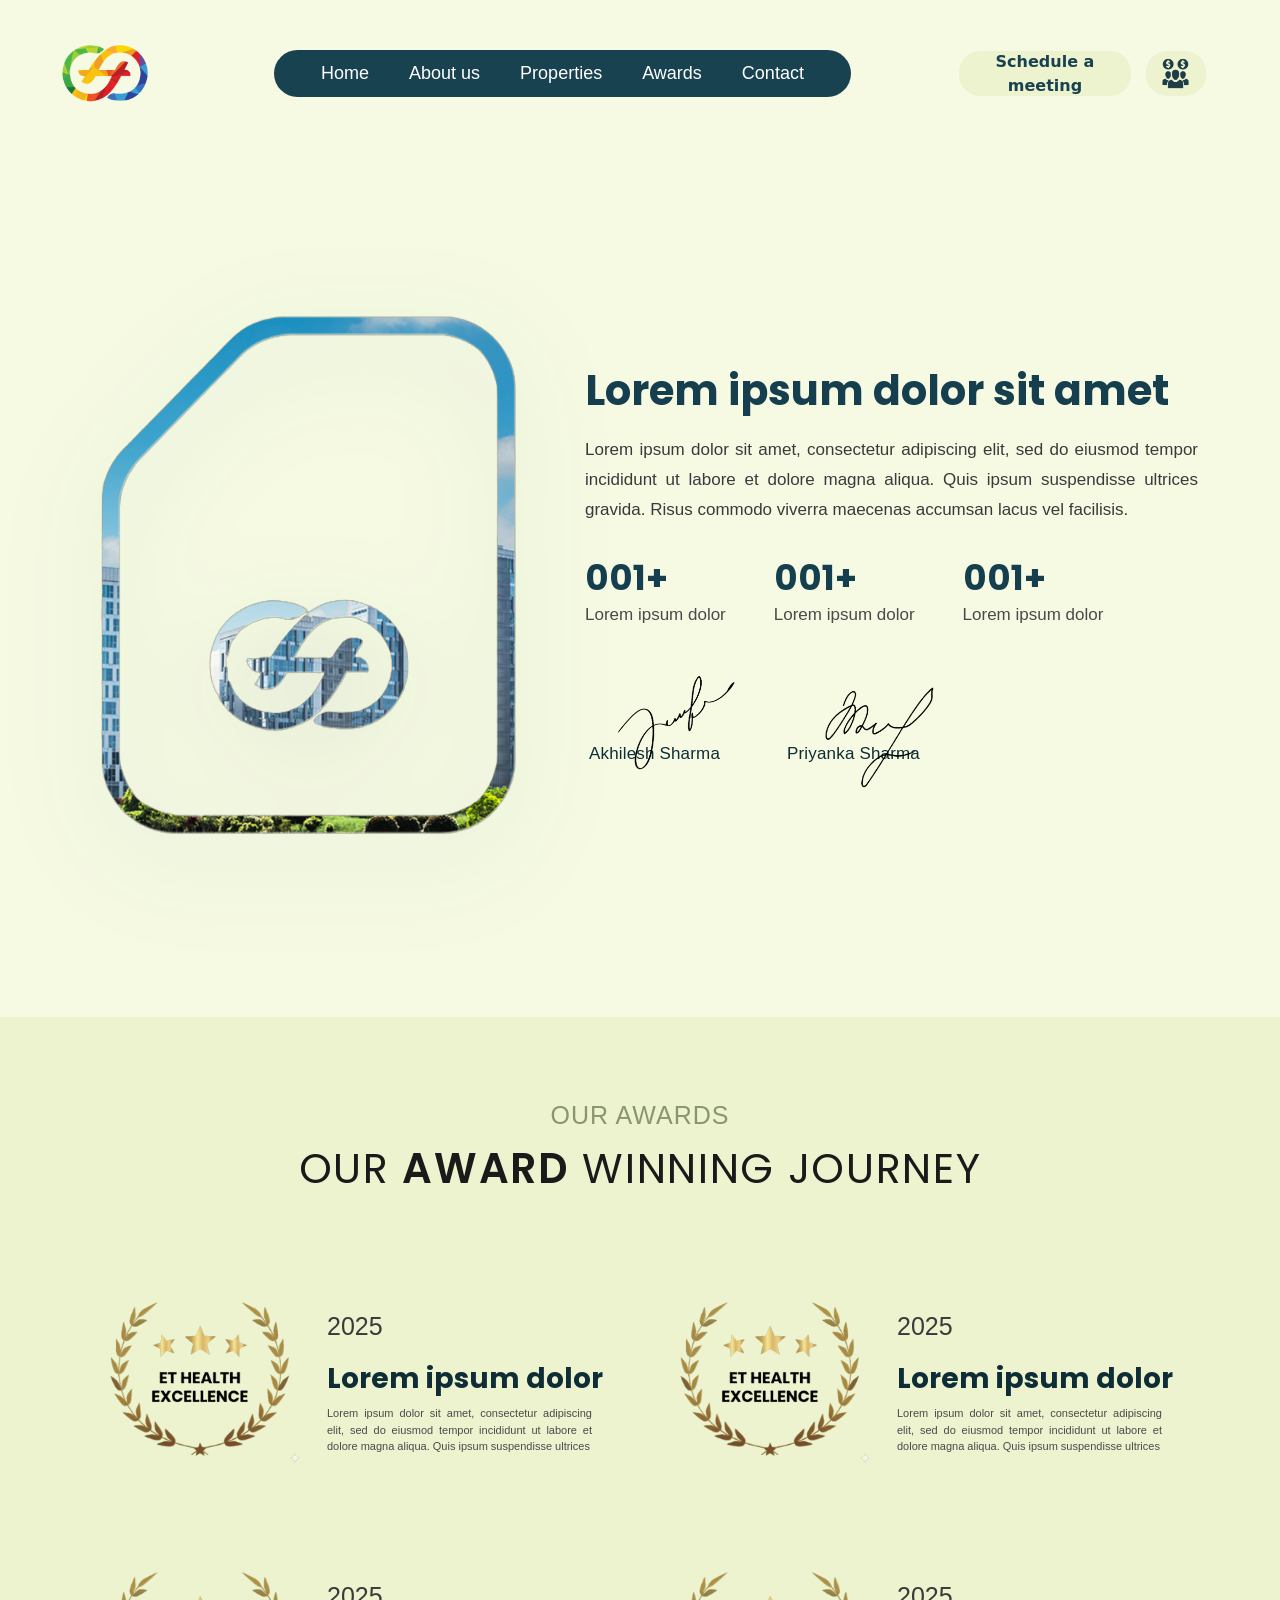
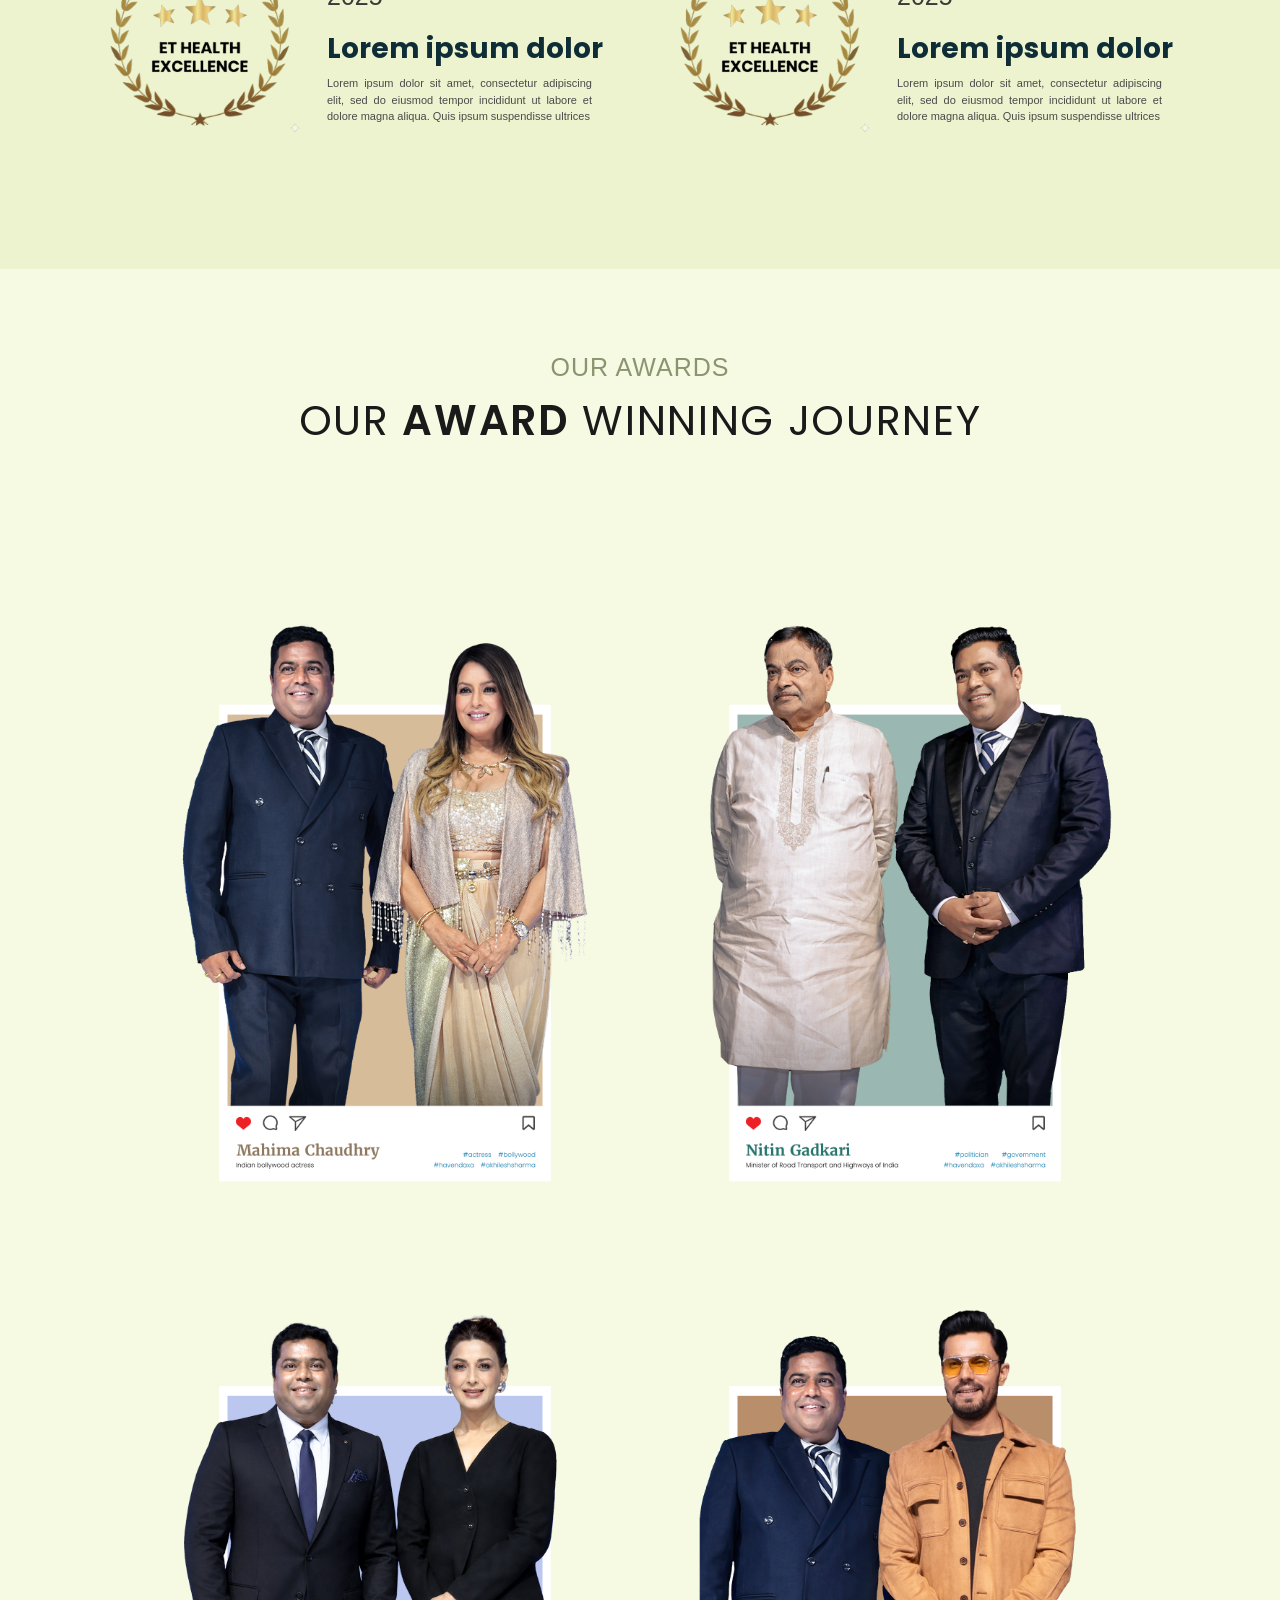
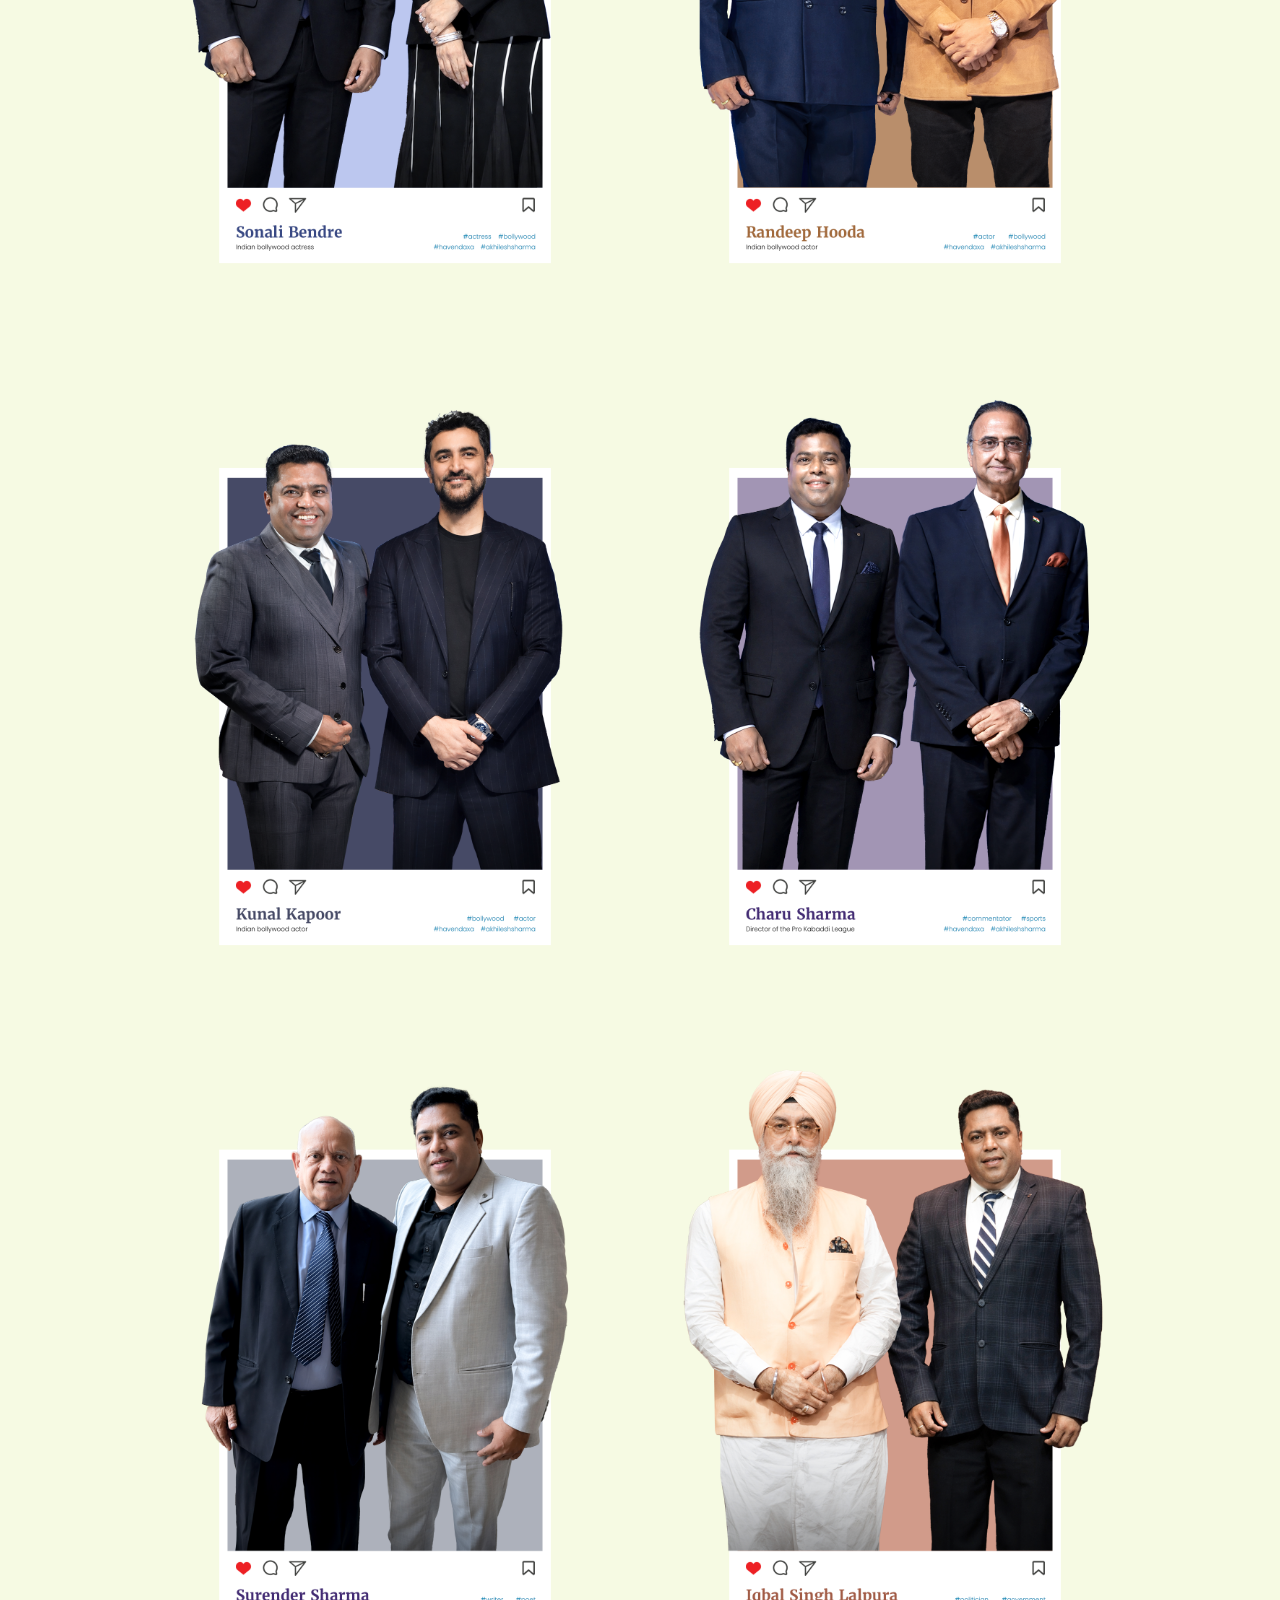
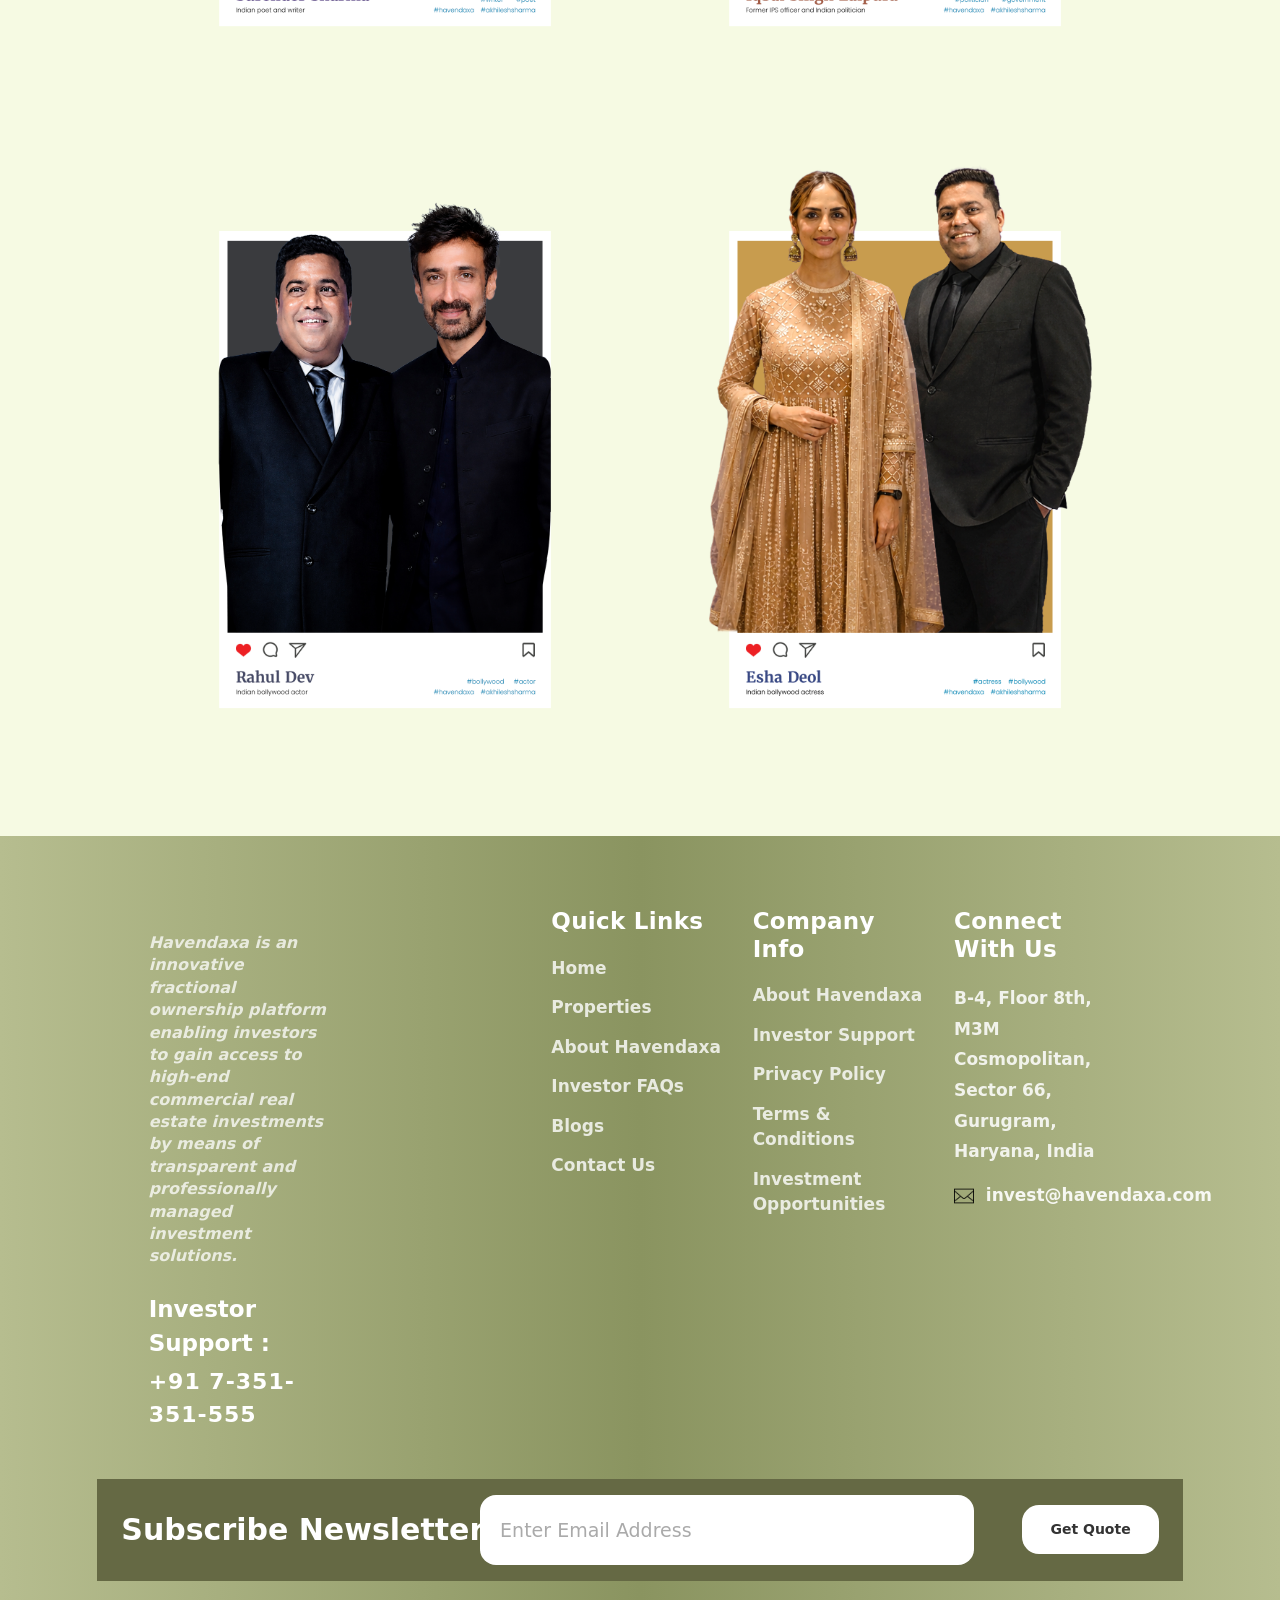
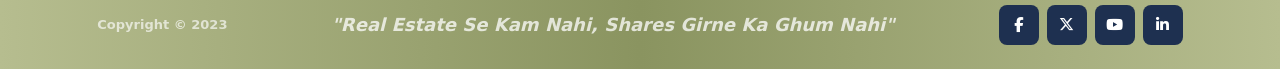
<file: pages/Awards.html>
<!doctype html>
<html lang="en">
  <head>
    <meta charset="UTF-8" />
    <meta name="viewport" content="width=device-width, initial-scale=1.0" />
    <link
      rel="icon"
      href="../assets/images/Havendaxa_logo1.png"
      draggable="false"
      type="image/png" />
    <link rel="preconnect" href="https://fonts.googleapis.com" />
    <link rel="preconnect" href="https://fonts.gstatic.com" crossorigin />
    <link
      href="https://cdnjs.cloudflare.com/ajax/libs/font-awesome/6.5.0/css/all.min.css"
      rel="stylesheet" />
    <link
      href="https://fonts.googleapis.com/css2?family=Almendra+Display&family=Bitcount+Grid+Double:wght@100..900&family=Cookie&family=Emilys+Candy&family=MedievalSharp&family=Mystery+Quest&family=Poppins:ital,wght@0,100;0,200;0,300;0,400;0,500;0,600;0,700;0,800;0,900;1,100;1,200;1,300;1,400;1,500;1,600;1,700;1,800;1,900&family=Rosarivo:ital@0;1&family=Satisfy&display=swap"
      rel="stylesheet" />

    <link
      href="https://cdn.jsdelivr.net/npm/bootstrap@5.3.8/dist/css/bootstrap.min.css"
      rel="stylesheet"
      integrity="sha384-sRIl4kxILFvY47J16cr9ZwB07vP4J8+LH7qKQnuqkuIAvNWLzeN8tE5YBujZqJLB"
      crossorigin="anonymous" />
    <link
      href="https://fonts.googleapis.com/css2?family=Almendra+Display&family=Bitcount+Grid+Double:wght@100..900&family=Cookie&family=Emilys+Candy&family=MedievalSharp&family=Mystery+Quest&family=Rosarivo:ital@0;1&family=Satisfy&display=swap"
      rel="stylesheet" />

    <link
      href="https://fonts.googleapis.com/css2?family=Lora:ital,wght@0,400;0,600;1,400&display=swap"
      rel="stylesheet" />
    <link rel="stylesheet" href="../assets/css/style.css" />
    <link rel="stylesheet" href="../assets/css/about.css" />
    <link rel="stylesheet" href="../assets/css/Awards.css" />
    <title>Awards - Havendaxa</title>
  </head>
  <body>
    <div class="navbar navbar-expand-lg navbar-light" id="nav-scroll">
      <!-- Logo LEFT -->
      <a href="../index.html">
        <div class="logo">
          <img
            src="../assets/images/Havendaxa_logo1.png"
            alt="logo"
            draggable="false" /></div
      ></a>

      <!-- Toggle RIGHT -->
      <button
        class="navbar-toggler border-0 shadow-none ms-auto"
        type="button"
        data-bs-toggle="collapse"
        data-bs-target="#menu">
        <span class="navbar-toggler-icon"></span>
      </button>

      <!-- Menu -->
      <div class="collapse navbar-collapse" id="menu">
        <nav class="menu d-flex mb-3 mb-md-0">
          <a href="../index.html">Home</a>
          <a href="./about.html">About us</a>
          <a href="./Properties.html">Properties</a>
          <a href="">Awards</a>
          <a href="./Contact.html">Contact</a>
        </nav>

        <div class="actions d-flex justify-content-center mb-3 mb-md-0">
          <div class="shd-meeting" id="actions1">Schedule a meeting</div>
          <div class="crdfunding" id="actions2">
            <img
              src="../assets/images/crd-funding.png"
              draggable="false"
              alt="" />
          </div>
        </div>
      </div>
    </div>
    <section class="awards-hero">
      <div class="container-xl">
        <div class="row align-items-center">
          <!-- ── LEFT: Hero image (PNG) ── -->
          <div class="col-12 col-lg-5 awards-hero__img-wrap">
            <!--
          
        -->
            <img
              src="../assets/images/Award_Hero_img.png"
              alt="Havendaxa Awards Hero"
              class="awards-hero__img"
              draggable="false" />
          </div>

          <!-- ── RIGHT: Content ── -->
          <div class="col-12 col-lg-7 awards-hero__content">
            <!-- Title -->
            <h1 class="awards-hero__title text-center text-md-start">
              Lorem ipsum dolor sit amet
            </h1>

            <!-- Description -->
            <p class="awards-hero__desc">
              Lorem ipsum dolor sit amet, consectetur adipiscing elit, sed do
              eiusmod tempor incididunt ut labore et dolore magna aliqua. Quis
              ipsum suspendisse ultrices gravida. Risus commodo viverra maecenas
              accumsan lacus vel facilisis.
            </p>

            <!-- Stats -->
            <div class="awards-hero__stats">
              <div class="awards-hero__stat-item">
                <div class="awards-hero__stat-number text-center text-md-start">
                  001+
                </div>
                <div class="awards-hero__stat-label">Lorem ipsum dolor</div>
              </div>
              <div class="awards-hero__stat-item">
                <div class="awards-hero__stat-number text-center text-md-start">
                  001+
                </div>
                <div class="awards-hero__stat-label">Lorem ipsum dolor</div>
              </div>
              <div class="awards-hero__stat-item">
                <div class="awards-hero__stat-number text-center text-md-start">
                  001+
                </div>
                <div class="awards-hero__stat-label">Lorem ipsum dolor</div>
              </div>
            </div>

            <!-- Signatures -->
            <div class="awards-hero__signatures">
              <!-- Signature 1 -->
              <div class="awards-hero__signature-block">
                <img
                  src="../assets/images/Akhilesh_signature.PNG"
                  alt="Akhilesh Sharma Signature"
                  class="awards-hero__sig-img1"
                  draggable="false" />
                <span class="awards-hero__sig-name">Akhilesh Sharma</span>
              </div>

              <!-- Signature 2 -->
              <div class="awards-hero__signature-block">
                <!--
              Replace src with your actual signature PNG, e.g.
              src="../assets/images/signature-priyanka.png"
            -->
                <img
                  src="../assets/images/Priyanka_Signature.PNG"
                  alt="Priyanka Sharma Signature"
                  class="awards-hero__sig-img2"
                  draggable="false" />
                <span class="awards-hero__sig-name">Priyanka Sharma</span>
              </div>
            </div>
            <!-- /signatures -->
          </div>
          <!-- /content col -->
        </div>
        <!-- /row -->
      </div>
      <!-- /container -->
    </section>
    <section class="awards-journey">
      <div class="container-xl">
        <!-- Section heading -->
        <p class="awards-journey__label">Our Awards</p>
        <h2 class="awards-journey__heading">
          Our <strong>Award</strong> Winning Journey
        </h2>

        <!-- Award cards grid: 2 cols on lg+, 1 col on mobile -->
        <div class="row awards-journey__grid">
          <!-- ── Card 1 ── -->
          <div class="col-12 col-lg-6">
            <div class="award-card">
              <img
                src="../assets/images/ET_health.png"
                alt="ET Health Excellence Award Badge"
                class="award-card__badge"
                draggable="false" />
              <div class="award-card__body">
                <span class="award-card__year text-center text-md-start"
                  >2025</span
                >
                <h3 class="award-card__title text-center text-md-start">
                  Lorem ipsum dolor
                </h3>
                <p class="award-card__desc">
                  Lorem ipsum dolor sit amet, consectetur adipiscing elit, sed
                  do eiusmod tempor incididunt ut labore et dolore magna aliqua.
                  Quis ipsum suspendisse ultrices
                </p>
              </div>
            </div>
          </div>

          <!-- ── Card 2 ── -->
          <div class="col-12 col-lg-6">
            <div class="award-card">
              <img
                src="../assets/images/ET_health.png"
                alt="ET Health Excellence Award Badge"
                class="award-card__badge"
                draggable="false" />
              <div class="award-card__body">
                <span class="award-card__year text-center text-md-start"
                  >2025</span
                >
                <h3 class="award-card__title text-center text-md-start">
                  Lorem ipsum dolor
                </h3>
                <p class="award-card__desc">
                  Lorem ipsum dolor sit amet, consectetur adipiscing elit, sed
                  do eiusmod tempor incididunt ut labore et dolore magna aliqua.
                  Quis ipsum suspendisse ultrices
                </p>
              </div>
            </div>
          </div>

          <!-- ── Card 3 ── -->
          <div class="col-12 col-lg-6">
            <div class="award-card">
              <img
                src="../assets/images/ET_health.png"
                alt="ET Health Excellence Award Badge"
                class="award-card__badge"
                draggable="false" />
              <div class="award-card__body">
                <span class="award-card__year text-center text-md-start"
                  >2025</span
                >
                <h3 class="award-card__title text-center text-md-start">
                  Lorem ipsum dolor
                </h3>
                <p class="award-card__desc">
                  Lorem ipsum dolor sit amet, consectetur adipiscing elit, sed
                  do eiusmod tempor incididunt ut labore et dolore magna aliqua.
                  Quis ipsum suspendisse ultrices
                </p>
              </div>
            </div>
          </div>

          <!-- ── Card 4 ── -->
          <div class="col-12 col-lg-6">
            <div class="award-card">
              <img
                src="../assets/images/ET_health.png"
                alt="ET Health Excellence Award Badge"
                class="award-card__badge"
                draggable="false" />
              <div class="award-card__body">
                <span class="award-card__year text-center text-md-start"
                  >2025</span
                >
                <h3 class="award-card__title text-center text-md-start">
                  Lorem ipsum dolor
                </h3>
                <p class="award-card__desc">
                  Lorem ipsum dolor sit amet, consectetur adipiscing elit, sed
                  do eiusmod tempor incididunt ut labore et dolore magna aliqua.
                  Quis ipsum suspendisse ultrices
                </p>
              </div>
            </div>
          </div>
        </div>
        <!-- /grid -->
      </div>
      <!-- /container -->
    </section>
    <section class="awards-journey2">
      <div class="container-xl">
        <!-- Section heading -->
        <p class="awards-journey__label">Our Awards</p>
        <h2 class="awards-journey__heading">
          Our <strong>Award</strong> Winning Journey
        </h2>
        <div class="row mt-5 g-4">
          <!-- Card 1 -->
          <div class="col-12 col-sm-6 col-lg-6">
            <div class="award-pics-card">
              <img
                src="../assets/images/Mahima Chaudhary.png"
                alt="award"
                class="award-pics-img"
                draggable="false" />
            </div>
          </div>

          <!-- Card 2 -->
          <div class="col-12 col-sm-6 col-lg-6">
            <div class="award-pics-card">
              <img
                src="../assets/images/Nitin Gadkari.png"
                alt="award"
                class="award-pics-img"
                draggable="false" />
            </div>
          </div>

          <!-- Card 3 -->
          <div class="col-12 col-sm-6 col-lg-6">
            <div class="award-pics-card">
              <img
                src="../assets/images/Sonali Bendre.png"
                alt="award"
                class="award-pics-img"
                draggable="false" />
            </div>
          </div>

          <!-- Card 4 -->
          <div class="col-12 col-sm-6 col-lg-6">
            <div class="award-pics-card">
              <img
                src="../assets/images/Randeep Hooda.png"
                alt="award"
                class="award-pics-img"
                draggable="false" />
            </div>
          </div>

          <!-- Card 5 -->
          <div class="col-12 col-sm-6 col-lg-6">
            <div class="award-pics-card">
              <img
                src="../assets/images/Kunal Kapoor.png"
                alt="award"
                class="award-pics-img"
                draggable="false" />
            </div>
          </div>
          <!-- Card 6 -->
          <div class="col-12 col-sm-6 col-lg-6">
            <div class="award-pics-card">
              <img
                src="../assets/images/Charu Sharma.png"
                alt="award"
                class="award-pics-img"
                draggable="false" />
            </div>
          </div>
          <!-- Card 7 -->
          <div class="col-12 col-sm-6 col-lg-6">
            <div class="award-pics-card">
              <img
                src="../assets/images/Surender Sharma.png"
                alt="award"
                class="award-pics-img"
                draggable="false" />
            </div>
          </div>
          <!-- Card 8 -->
          <div class="col-12 col-sm-6 col-lg-6">
            <div class="award-pics-card">
              <img
                src="../assets/images/Iqbal Singh Lalpura.png"
                alt="award"
                class="award-pics-img"
                draggable="false" />
            </div>
          </div>
          <!-- Card 9 -->
          <div class="col-12 col-sm-6 col-lg-6">
            <div class="award-pics-card">
              <img
                src="../assets/images/Rahul Dev.png"
                alt="award"
                class="award-pics-img"
                draggable="false" />
            </div>
          </div>
          <!-- Card 10 -->
          <div class="col-12 col-sm-6 col-lg-6">
            <div class="award-pics-card">
              <img
                src="../assets/images/Esha Deol.png"
                alt="award"
                class="award-pics-img"
                draggable="false" />
            </div>
          </div>
        </div>
      </div>
    </section>
    <footer class="ftr-section">
      <div class="container-fluid px-4 px-lg-5">
        <!-- Top Row -->
        <div class="row ftr-top py-5 g-4">
          <!-- Col 1 — Brand -->
          <div class="col-12 col-md-6 col-lg-2 text-md-start mt-5 offset-lg-1">
            <p class="ftr-tagline">
              Havendaxa is an innovative fractional ownership platform enabling
              investors to gain access to high-end commercial real estate
              investments by means of transparent and professionally managed
              investment solutions.
            </p>
            <div class="ftr-emergency mt-4">
              <p class="ftr-emergency__label">Investor Support :</p>
              <p class="ftr-emergency__number">+91 7-351-351-555</p>
            </div>
          </div>

          <!-- Col 2 — Quick Links -->
          <div class="col-6 col-md-3 col-lg-2 offset-lg-2 text-start">
            <h6 class="ftr-col-title">Quick Links</h6>
            <ul class="ftr-links">
              <li><a href="#">Home</a></li>
              <li><a href="./pages/Properties.html">Properties</a></li>
              <li><a href="./pages/about.html">About Havendaxa </a></li>
              <li><a href=" ">Investor FAQs</a></li>
              <li><a href="./pages/Blogs.html">Blogs</a></li>
              <li><a href="./pages/Contact.html">Contact Us</a></li>
            </ul>
          </div>

          <!-- Col 3 — Company Info -->
          <div class="col-6 col-md-3 col-lg-2 text-start">
            <h6 class="ftr-col-title">Company Info</h6>
            <ul class="ftr-links">
              <li><a href="./pages/About.html">About Havendaxa </a></li>
              <li><a href=" ">Investor Support </a></li>
              <li><a href=" ">Privacy Policy </a></li>
              <li><a href=" ">Terms & Conditions </a></li>
              <li><a href="">Investment Opportunities </a></li>
            </ul>
          </div>

          <!-- Col 4 — Communication -->
          <div class="col-12 col-md-6 col-lg-2 text-start">
            <h6 class="ftr-col-title">Connect With Us</h6>
            <p class="ftr-address">
              B-4, Floor 8th, M3M Cosmopolitan,<br />Sector 66, Gurugram,<br />Haryana,
              India
            </p>

            <p class="ftr-email">
              <img
                src="../assets/images/Gmail.png"
                alt=""
                class="gmail"
                style="height: 20px; width: 20px" />
              &nbsp;invest@havendaxa.com
            </p>
          </div>
        </div>

        <!-- Newsletter Bar -->
        <div
          class="ftr-newsletter d-flex flex-column flex-md-row align-items-center gap-3 gap-md-5 px-4 py-3 mb-4 col-md-11">
          <h5 class="ftr-newsletter__title mb-0">Subscribe Newsletter</h5>
          <input
            type="email"
            class="ftr-newsletter__input"
            placeholder="Enter Email Address" />
          <button class="ftr-newsletter__btn">Get Quote</button>
        </div>

        <!-- Bottom Bar -->
        <div
          class="ftr-bottom d-flex flex-column flex-md-row align-items-center justify-content-between pb-4 gap-3 col-11">
          <p class="ftr-copyright mb-0">Copyright &copy; 2023</p>
          <div class="tagline">
            "Real Estate Se Kam Nahi, Shares Girne Ka Ghum Nahi"
          </div>
          <div class="ftr-socials d-flex gap-2">
            <a href="#" class="ftr-social-btn"
              ><i class="fab fa-facebook-f"></i
            ></a>
            <a href="#" class="ftr-social-btn"
              ><i class="fab fa-x-twitter"></i
            ></a>
            <a href="#" class="ftr-social-btn"
              ><i class="fab fa-youtube"></i
            ></a>
            <a href="#" class="ftr-social-btn"
              ><i class="fab fa-linkedin-in"></i
            ></a>
          </div>
        </div>
      </div>
    </footer>

    <script
      src="https://cdn.jsdelivr.net/npm/@popperjs/core@2.11.8/dist/umd/popper.min.js"
      integrity="sha384-I7E8VVD/ismYTF4hNIPjVp/Zjvgyol6VFvRkX/vR+Vc4jQkC+hVqc2pM8ODewa9r"
      crossorigin="anonymous"></script>
    <script
      src="https://cdn.jsdelivr.net/npm/bootstrap@5.3.8/dist/js/bootstrap.min.js"
      integrity="sha384-G/EV+4j2dNv+tEPo3++6LCgdCROaejBqfUeNjuKAiuXbjrxilcCdDz6ZAVfHWe1Y"
      crossorigin="anonymous"></script>
    <script src="../assets/js/script.js"></script>
  </body>
</html>
</file>
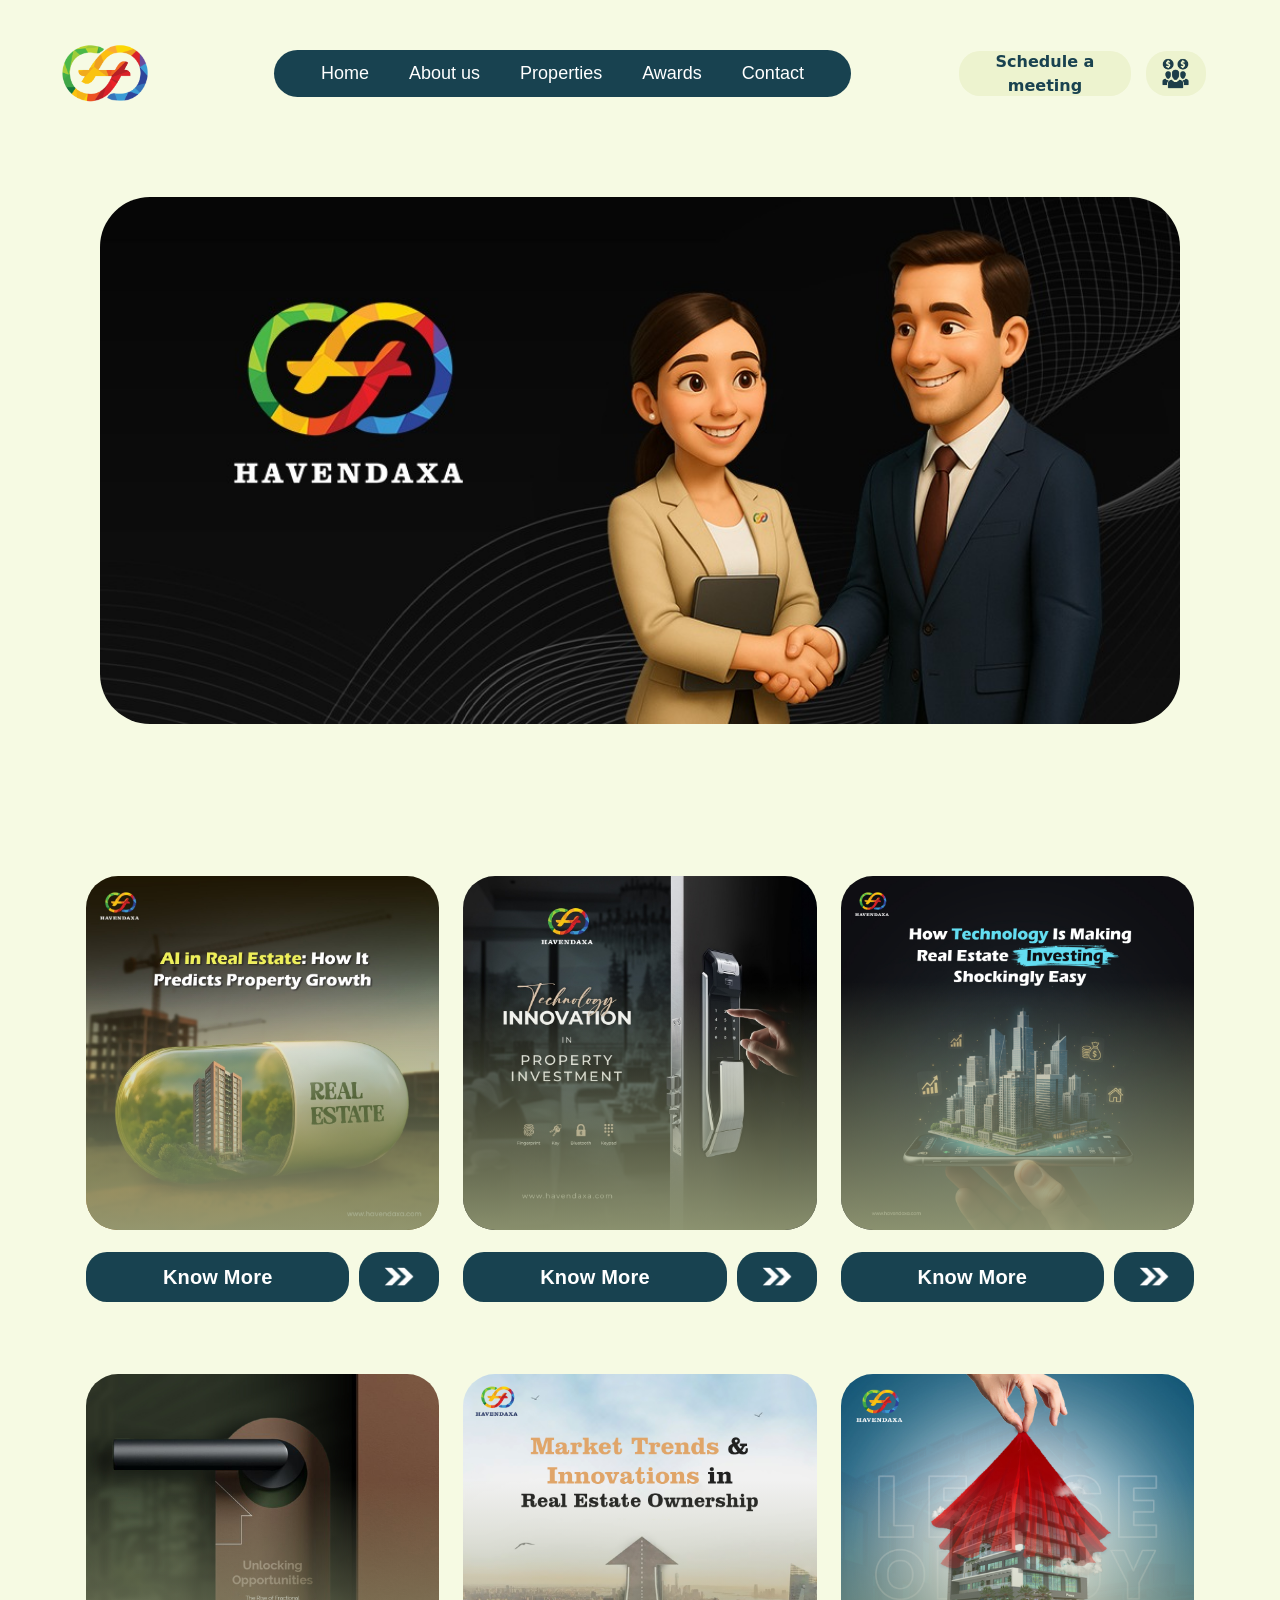
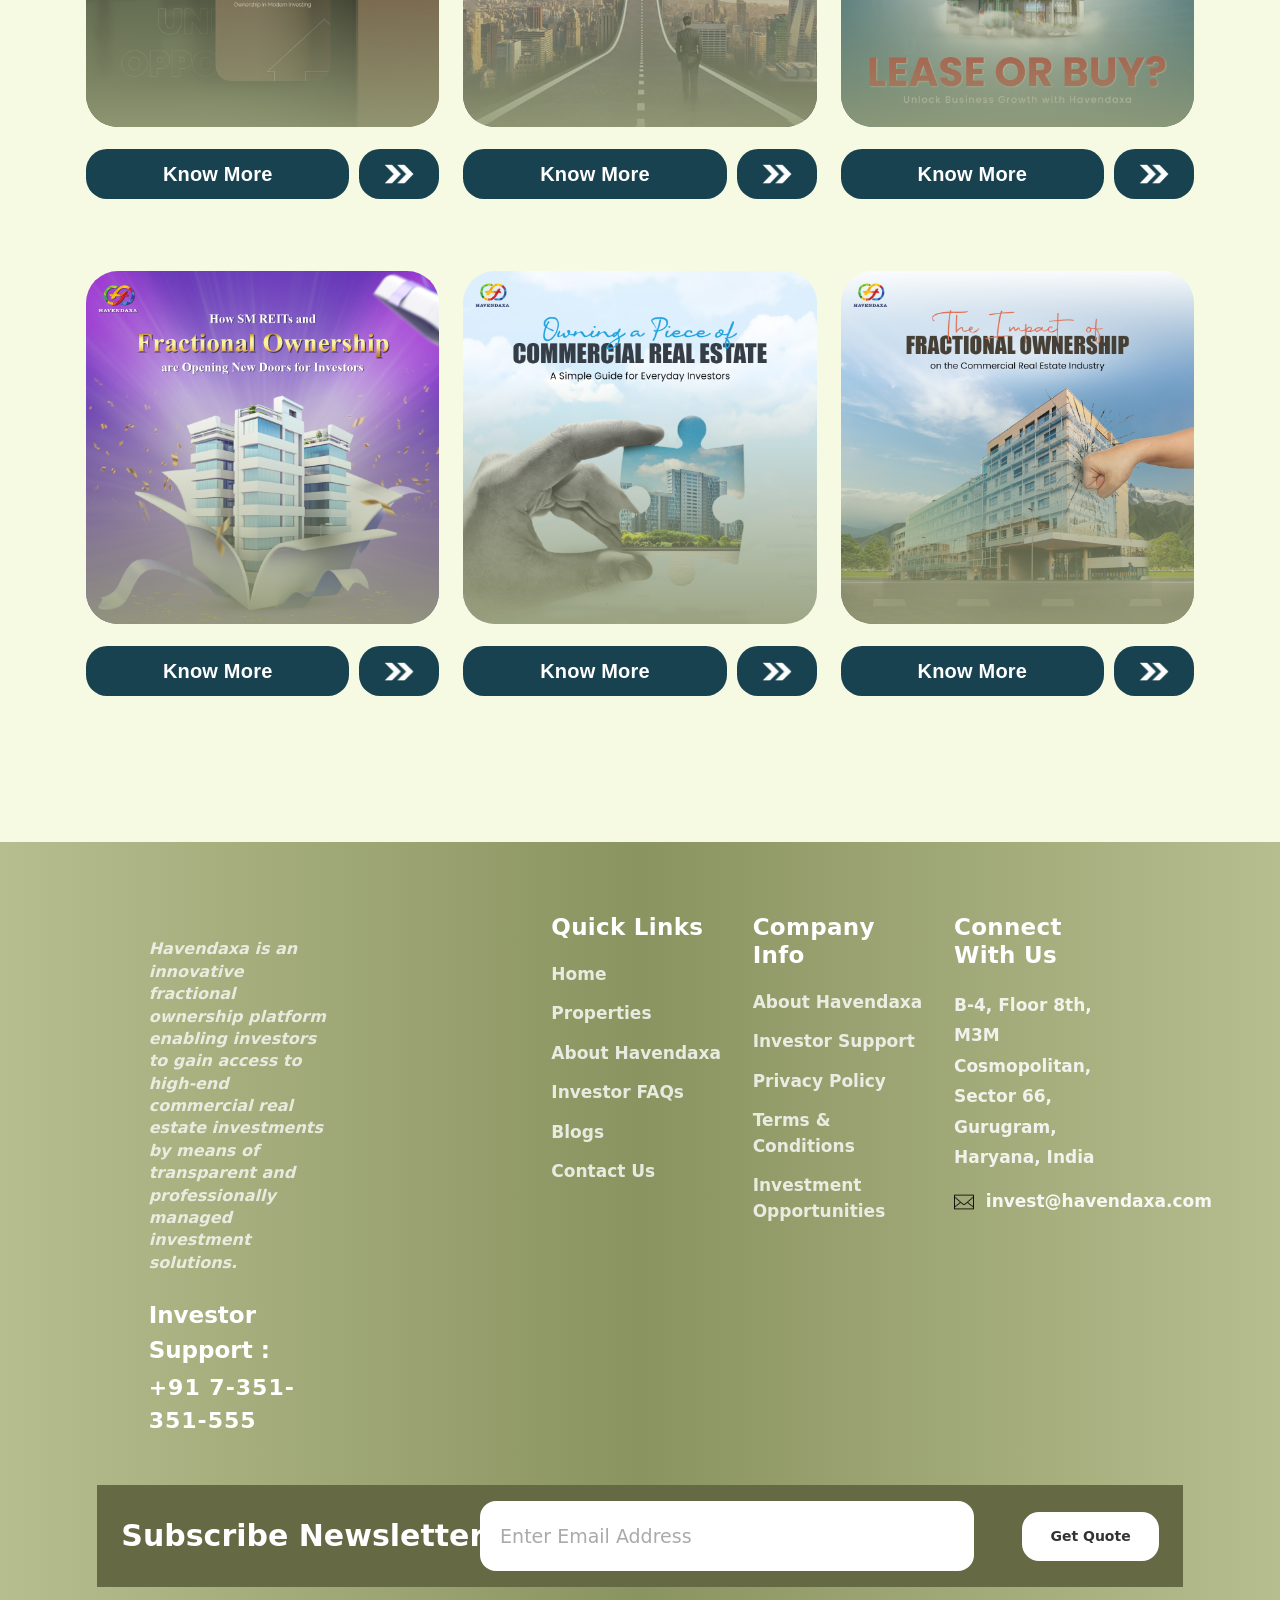
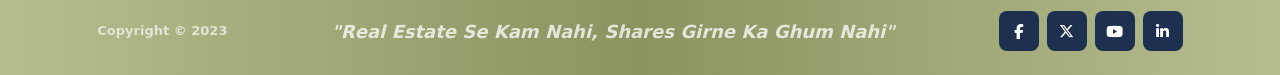
<file: pages/Blogs.html>
<!doctype html>
<html lang="en">
  <head>
    <meta charset="UTF-8" />
    <meta name="viewport" content="width=device-width, initial-scale=1.0" />
    <link
      rel="icon"
      href="../assets/images/Havendaxa_logo1.png"
      draggable="false"
      type="image/png" />
    <link rel="preconnect" href="https://fonts.googleapis.com" />
    <link rel="preconnect" href="https://fonts.gstatic.com" crossorigin />
    <link
      href="https://cdnjs.cloudflare.com/ajax/libs/font-awesome/6.5.0/css/all.min.css"
      rel="stylesheet" />
    <link
      href="https://cdn.jsdelivr.net/npm/bootstrap@5.3.8/dist/css/bootstrap.min.css"
      rel="stylesheet"
      integrity="sha384-sRIl4kxILFvY47J16cr9ZwB07vP4J8+LH7qKQnuqkuIAvNWLzeN8tE5YBujZqJLB"
      crossorigin="anonymous" />
    <link
      href="https://fonts.googleapis.com/css2?family=Almendra+Display&family=Bitcount+Grid+Double:wght@100..900&family=Cookie&family=Emilys+Candy&family=MedievalSharp&family=Mystery+Quest&family=Rosarivo:ital@0;1&family=Satisfy&display=swap"
      rel="stylesheet" />
    <link
      href="https://fonts.googleapis.com/css2?family=Lora:ital,wght@0,400;0,600;1,400&display=swap"
      rel="stylesheet" />
    <link rel="stylesheet" href="../assets/css/style.css" />
    <link rel="stylesheet" href="../assets/css/about.css" />
    <link rel="stylesheet" href="../assets/css/blogs.css" />
    <title>Blogs - Havendaxa</title>
  </head>
  <body>
    <div class="navbar navbar-expand-lg navbar-light" id="nav-scroll">
      <!-- Logo LEFT -->
      <a href="../index.html">
        <div class="logo">
          <img
            src="../assets/images/Havendaxa_logo1.png"
            alt="logo"
            draggable="false" /></div
      ></a>

      <!-- Toggle RIGHT -->
      <button
        class="navbar-toggler border-0 shadow-none ms-auto"
        type="button"
        data-bs-toggle="collapse"
        data-bs-target="#menu">
        <span class="navbar-toggler-icon"></span>
      </button>

      <!-- Menu -->
      <div class="collapse navbar-collapse" id="menu">
        <nav class="menu d-flex mb-3 mb-md-0">
          <a href="../index.html">Home</a>
          <a href="./about.html">About us</a>
          <a href="./Properties.html">Properties</a>
          <a href="./Awards.html">Awards</a>
          <a href="./Contact.html">Contact</a>
        </nav>

        <div class="actions d-flex justify-content-center mb-3 mb-md-0">
          <div class="shd-meeting" id="actions1">Schedule a meeting</div>
          <div class="crdfunding" id="actions2">
            <img
              src="../assets/images/crd-funding.png"
              draggable="false"
              alt="" />
          </div>
        </div>
      </div>
    </div>
    <div class="hero-section-blog">
      <img
        src="../assets/images/Blog_Hero_Image.jpeg"
        alt="HeroImage"
        draggable="false" />
    </div>

    <div class="cards-section">
      <div class="row g-4">
        <!-- CARD 1 -->
        <div class="col-12 col-md-4 mb-5">
          <div class="flip-wrapper">
            <div class="flip-scene">
              <div class="flip-card">
                <div class="flip-front">
                  <img
                    src="../assets/images/blog_card_img1.jpeg"
                    alt="AI in Real Estate" />
                </div>
                <div class="flip-back">
                  <h3>AI in Real Estate: How It Predicts Property Growth</h3>
                  <div class="back-date">
                    <span>02 Feb 2026</span>
                    <span>299 Views</span>
                  </div>
                  <p>
                    The real estate sector is undergoing a significant change
                    with the advent of advanced technology and data
                    intelligence. Among the latest technological innovations in
                    the real estate sector, AI in Real Estate stands out as one
                    of the most promising technologies that is changing the way
                    real estate investments are made. As the year 2026 unfolds,
                    investors are no longer using intuition or market analysis
                    to make informed decisions; instead, they are using AI to
                    make smart and quick decisions.
                  </p>
                  <p class="hide_para">
                    Whether you are a seasoned or new investor in the real
                    estate sector, the concept of AI can help you make the best
                    out of your investments. From accurately predicting the
                    future price of real estate to finding the best locations to
                    make the best out of your investments, AI can help investors
                    make smart decisions.
                  </p>
                  <a href="#" class="read-more-btn">Read More</a>
                </div>
              </div>
            </div>
          </div>
          <div class="btn-row">
            <button class="btn-know">Know More</button>
            <button class="btn-arrow">
              <img src="../assets/images/right-arrow.png" alt="" />
            </button>
          </div>
        </div>

        <!-- CARD 2 -->
        <div class="col-12 col-md-4 mb-5">
          <div class="flip-wrapper">
            <div class="flip-scene">
              <div class="flip-card">
                <div class="flip-front">
                  <img
                    src="../assets/images/blog_card_img2.jpeg"
                    alt="Revolutionizing Real Estate" />
                </div>
                <div class="flip-back">
                  <h3>
                    Technology Innovations in Property Investment with
                    Fractional Ownership
                  </h3>
                  <div class="back-date">
                    <span>25 Feb 2026</span>
                    <span>399 Views</span>
                  </div>
                  <p>
                    The Indian real estate sector has seen a significant
                    transformation in recent years, thanks to advancements in
                    technology. Among the most exciting developments is the
                    concept of fractional ownership investment. This innovative
                    approach allows multiple investors to own a share of a
                    property, making real estate investment accessible to a
                    broader audience.
                  </p>

                  <p class="hide_para">
                    Technology has made it easier for investors to find
                    fractional ownership opportunities through dedicated online
                    platforms. Websites and apps provide seamless browsing
                    experiences, allowing potential investors to view
                    properties, understand pricing structures, and even explore
                    projected rental yields.
                  </p>

                  <a href="#" class="read-more-btn">Read More</a>
                </div>
              </div>
            </div>
          </div>
          <div class="btn-row">
            <button class="btn-know">Know More</button>
            <button class="btn-arrow">
              <img src="../assets/images/right-arrow.png" alt="" />
            </button>
          </div>
        </div>

        <!-- CARD 3 -->
        <div class="col-12 col-md-4 mb-5">
          <div class="flip-wrapper">
            <div class="flip-scene">
              <div class="flip-card">
                <div class="flip-front">
                  <img
                    src="../assets/images/blog_card_img3.jpeg"
                    alt="Revolutionizing Real Estate" />
                </div>
                <div class="flip-back">
                  <h3>
                    How Technology Is Making Real Estate Investing Shockingly
                    Easy
                  </h3>
                  <div class="back-date">
                    <span>05 Mar 2026</span>
                    <span>389 Views</span>
                  </div>
                  <p>
                    For years, real estate has been viewed as the "ultimate
                    wealth creator," yet most people stayed away from it because
                    of the high costs, complex paperwork, and constant stress of
                    dealing with tenants and repairs. Owning property often felt
                    like something only the wealthy or well-connected could
                    afford to consider.
                  </p>

                  <p class="hide_para">
                    But in the last couple of years, technology completely
                    reversed that story.
                  </p>
                  <p>
                    Real estate has now opened its doors to the common investor,
                    with fractional ownership, digital investment platforms, and
                    modern wealth-tech models on the rise
                  </p>
                  <a href="#" class="read-more-btn">Read More</a>
                </div>
              </div>
            </div>
          </div>
          <div class="btn-row">
            <button class="btn-know">Know More</button>
            <button class="btn-arrow">
              <img src="../assets/images/right-arrow.png" alt="" />
            </button>
          </div>
        </div>

        <!-- CARD 4 -->
        <div class="col-12 col-md-4 mb-5">
          <div class="flip-wrapper">
            <div class="flip-scene">
              <div class="flip-card">
                <div class="flip-front">
                  <img
                    src="../assets/images/blog_card_img4.jpg"
                    alt="Revolutionizing Real Estate" />
                </div>
                <div class="flip-back">
                  <h3>
                    Unlocking Opportunities: The Rise of Fractional Ownership in
                    Modern Investing
                  </h3>
                  <div class="back-date">
                    <span>12 Mar 2026</span>
                    <span>499 Views</span>
                  </div>
                  <p>
                    In recent years, the real estate investment landscape has
                    undergone a significant transformation. Traditional methods
                    of purchasing property outright are being supplemented—and
                    in some cases replaced—by a revolutionary concept:
                    fractional ownership. This innovative approach is
                    democratizing access to high-value assets, reshaping the way
                    investors approach real estate, and creating new pathways to
                    wealth generation.
                  </p>

                  <p class="hide_para">
                    Fractional ownership allows multiple investors to
                    collectively own a property, each holding a proportional
                    share.Unlike traditional real estate investment models,
                    which often require significant capital, fractional
                    ownership lowers the barrier to entry.
                  </p>

                  <a href="#" class="read-more-btn">Read More</a>
                </div>
              </div>
            </div>
          </div>
          <div class="btn-row">
            <button class="btn-know">Know More</button>
            <button class="btn-arrow">
              <img src="../assets/images/right-arrow.png" alt="" />
            </button>
          </div>
        </div>

        <!-- CARD 5-->
        <div class="col-12 col-md-4 mb-5">
          <div class="flip-wrapper">
            <div class="flip-scene">
              <div class="flip-card">
                <div class="flip-front">
                  <img
                    src="../assets/images/blog_card_img5.jpg"
                    alt="Revolutionizing Real Estate" />
                </div>
                <div class="flip-back">
                  <h3>
                    Market Trends and Innovations in Real Estate Ownership
                  </h3>
                  <div class="back-date">
                    <span>23 Mar 2026</span>
                    <span>349 Views</span>
                  </div>
                  <p>
                    Fractional real estate ownership is revolutionizing the
                    property investment landscape in India, making it easier and
                    more affordable for investors to diversify their portfolios.
                    This approach has gained momentum in recent years, thanks to
                    advancements in technology, changing consumer preferences,
                    and economic transformations. In this blog, we will explore
                    the latest trends and innovations in fractional real estate
                    ownership, specifically targeting the Indian market, and
                    highlight how Havendaxa is at the forefront of this
                    movement.
                  </p>

                  <p class="hide_para">
                    The soaring costs of property in India have sparked a
                    growing interest in accessible alternatives. With more
                    Millennials and Gen Z investors looking for flexibility and
                    affordability, fractional ownership offers a viable
                    solution.Recent data indicates that fractional ownership is
                    seeing significant growth in urban areas.
                  </p>
                  <a href="#" class="read-more-btn">Read More</a>
                </div>
              </div>
            </div>
          </div>
          <div class="btn-row">
            <button class="btn-know">Know More</button>
            <button class="btn-arrow">
              <img src="../assets/images/right-arrow.png" alt="" />
            </button>
          </div>
        </div>

        <!-- CARD 6 -->
        <div class="col-12 col-md-4 mb-5">
          <div class="flip-wrapper">
            <div class="flip-scene">
              <div class="flip-card">
                <div class="flip-front">
                  <img
                    src="../assets/images/blog_card_img6.jpg"
                    alt="Revolutionizing Real Estate" />
                </div>
                <div class="flip-back">
                  <h3>Lease or Buy ? Unlock Business Growth with Havendaxa</h3>
                  <div class="back-date">
                    <span>25 Mar 2026</span>
                    <span>599 Views</span>
                  </div>
                  <p>
                    Every entrepreneur dreams of setting up their own perfect
                    space—a place to call their business home. It's exciting to
                    envision this, but before you jump into the bustling world
                    of commercial real estate, there's a fundamental decision
                    you need to make: Should you lease or buy? Each option has
                    its unique set of benefits and drawbacks.
                  </p>

                  <p>
                    But in the last couple of years, technology completely
                    reversed that story.
                  </p>
                  <p class="hide_para">
                    At Havendaxa, we’re here to help you navigate this pivotal
                    choice. Let’s explore the pros and cons of leasing versus
                    buying so you can identify the best path to grow your
                    business.
                  </p>
                  <a href="#" class="read-more-btn">Read More</a>
                </div>
              </div>
            </div>
          </div>
          <div class="btn-row">
            <button class="btn-know">Know More</button>
            <button class="btn-arrow">
              <img src="../assets/images/right-arrow.png" alt="" />
            </button>
          </div>
        </div>
        <!-- CARD 7 -->
        <div class="col-12 col-md-4 mb-5">
          <div class="flip-wrapper">
            <div class="flip-scene">
              <div class="flip-card">
                <div class="flip-front">
                  <img
                    src="../assets/images/blog_card_img7.jpg"
                    alt="Revolutionizing Real Estate" />
                </div>
                <div class="flip-back">
                  <h3>
                    The Impact of Fractional Ownership on the Commercial Real
                    Estate Industry
                  </h3>
                  <div class="back-date">
                    <span>29 Mar 2026</span>
                    <span>369 Views</span>
                  </div>
                  <p>
                    Fractional Ownership in Commercial Real Estate: A New Era of
                    Investment In recent years, fractional ownership has emerged
                    as a game-changer in the world of commercial real estate
                    investment. This innovative approach allows individuals to
                    team up and invest together in high-value properties,
                    opening up new opportunities for financial growth. Let’s
                    explore how this trend is reshaping the real estate
                    industry.But in the last couple of years, technology
                    completely reversed that story.
                  </p>

                  <p class="hide_para">
                    Fractional ownership works like this: instead of buying a
                    property on your own, you join forces with other investors
                    to purchase it collectively.
                  </p>
                  <a href="#" class="read-more-btn">Read More</a>
                </div>
              </div>
            </div>
          </div>
          <div class="btn-row">
            <button class="btn-know">Know More</button>
            <button class="btn-arrow">
              <img src="../assets/images/right-arrow.png" alt="" />
            </button>
          </div>
        </div>
        <!-- CARD 8 -->
        <div class="col-12 col-md-4 mb-5">
          <div class="flip-wrapper">
            <div class="flip-scene">
              <div class="flip-card">
                <div class="flip-front">
                  <img
                    src="../assets/images/blog_card_img8.jpg"
                    alt="Revolutionizing Real Estate" />
                </div>
                <div class="flip-back">
                  <h3>
                    Owning a Piece of Commercial Real Estate A Simple Guide for
                    Everyday Investors
                  </h3>
                  <div class="back-date">
                    <span>31 Mar 2026</span>
                    <span>496 Views</span>
                  </div>
                  <p>
                    More and more people are getting into a new way of owning
                    real estate in smaller chunks. Why? Well, things like having
                    more money to spare, better technology, and friendlier rules
                    are making it easier. When it comes to real estate,
                    commercial properties are a popular choice because they can
                    bring in good profits and high-quality spaces.
                  </p>

                  <p class="hide_para">
                    There are three main paths for everyday investors :- <br />
                    (1) Real Estate Investment Trusts (REITs) <br />
                    (2)Direct deals with developers <br />(3) Online Fractional
                    Ownership Platforms (FOPs)
                  </p>
                  <a href="#" class="read-more-btn">Read More</a>
                </div>
              </div>
            </div>
          </div>
          <div class="btn-row">
            <button class="btn-know">Know More</button>
            <button class="btn-arrow">
              <img src="../assets/images/right-arrow.png" alt="" />
            </button>
          </div>
        </div>
        <!-- CARD 9 -->
        <div class="col-12 col-md-4 mb-5">
          <div class="flip-wrapper">
            <div class="flip-scene">
              <div class="flip-card">
                <div class="flip-front">
                  <img
                    src="../assets/images/blog_card_img9.jpg"
                    alt="Revolutionizing Real Estate" />
                </div>
                <div class="flip-back">
                  <h3>
                    The Impact of Fractional Ownership on the Commercial Real
                    Estate Industry
                  </h3>
                  <div class="back-date">
                    <span>05 Apr 2026</span>
                    <span>699 Views</span>
                  </div>
                  <p>
                    Fractional Ownership in Commercial Real Estate: A New Era of
                    Investment In recent years, fractional ownership has emerged
                    as a game-changer in the world of commercial real estate
                    investment. This innovative approach allows individuals to
                    team up and invest together in high-value properties,
                    opening up new opportunities for financial growth. Let’s
                    explore how this trend is reshaping the real estate
                    industry. But in the last couple of years, technology
                    completely reversed that story.
                  </p>

                  <p class="hide_para">
                    Fractional ownership works like this: instead of buying a
                    property on your own, you join forces with other investors
                    to purchase it collectively.
                  </p>
                  <a href="#" class="read-more-btn">Read More</a>
                </div>
              </div>
            </div>
          </div>
          <div class="btn-row">
            <button class="btn-know">Know More</button>
            <button class="btn-arrow">
              <img src="../assets/images/right-arrow.png" alt="" />
            </button>
          </div>
        </div>
      </div>
    </div>
    <footer class="ftr-section">
      <div class="container-fluid px-4 px-lg-5">
        <!-- Top Row -->
        <div class="row ftr-top py-5 g-4">
          <!-- Col 1 — Brand -->
          <div class="col-12 col-md-6 col-lg-2 text-md-start mt-5 offset-lg-1">
            <p class="ftr-tagline">
              Havendaxa is an innovative fractional ownership platform enabling
              investors to gain access to high-end commercial real estate
              investments by means of transparent and professionally managed
              investment solutions.
            </p>
            <div class="ftr-emergency mt-4">
              <p class="ftr-emergency__label">Investor Support :</p>
              <p class="ftr-emergency__number">+91 7-351-351-555</p>
            </div>
          </div>

          <!-- Col 2 — Quick Links -->
          <div class="col-6 col-md-3 col-lg-2 offset-lg-2 text-start">
            <h6 class="ftr-col-title">Quick Links</h6>
            <ul class="ftr-links">
              <li><a href="#">Home</a></li>
              <li><a href="./pages/Properties.html">Properties</a></li>
              <li><a href="./pages/about.html">About Havendaxa </a></li>
              <li><a href=" ">Investor FAQs</a></li>
              <li><a href="./pages/Blogs.html">Blogs</a></li>
              <li><a href="./pages/Contact.html">Contact Us</a></li>
            </ul>
          </div>

          <!-- Col 3 — Company Info -->
          <div class="col-6 col-md-3 col-lg-2 text-start">
            <h6 class="ftr-col-title">Company Info</h6>
            <ul class="ftr-links">
              <li><a href="./pages/About.html">About Havendaxa </a></li>
              <li><a href=" ">Investor Support </a></li>
              <li><a href=" ">Privacy Policy </a></li>
              <li><a href=" ">Terms & Conditions </a></li>
              <li><a href="">Investment Opportunities </a></li>
            </ul>
          </div>

          <!-- Col 4 — Communication -->
          <div class="col-12 col-md-6 col-lg-2 text-start">
            <h6 class="ftr-col-title">Connect With Us</h6>
            <p class="ftr-address">
              B-4, Floor 8th, M3M Cosmopolitan,<br />Sector 66, Gurugram,<br />Haryana,
              India
            </p>

            <p class="ftr-email">
              <img
                src="../assets/images/Gmail.png"
                alt=""
                class="gmail"
                style="height: 20px; width: 20px" />
              &nbsp;invest@havendaxa.com
            </p>
          </div>
        </div>

        <!-- Newsletter Bar -->
        <div
          class="ftr-newsletter d-flex flex-column flex-md-row align-items-center gap-3 gap-md-5 px-4 py-3 mb-4 col-md-11">
          <h5 class="ftr-newsletter__title mb-0">Subscribe Newsletter</h5>
          <input
            type="email"
            class="ftr-newsletter__input"
            placeholder="Enter Email Address" />
          <button class="ftr-newsletter__btn">Get Quote</button>
        </div>

        <!-- Bottom Bar -->
        <div
          class="ftr-bottom d-flex flex-column flex-md-row align-items-center justify-content-between pb-4 gap-3 col-11">
          <p class="ftr-copyright mb-0">Copyright &copy; 2023</p>
          <div class="tagline">
            "Real Estate Se Kam Nahi, Shares Girne Ka Ghum Nahi"
          </div>
          <div class="ftr-socials d-flex gap-2">
            <a href="#" class="ftr-social-btn"
              ><i class="fab fa-facebook-f"></i
            ></a>
            <a href="#" class="ftr-social-btn"
              ><i class="fab fa-x-twitter"></i
            ></a>
            <a href="#" class="ftr-social-btn"
              ><i class="fab fa-youtube"></i
            ></a>
            <a href="#" class="ftr-social-btn"
              ><i class="fab fa-linkedin-in"></i
            ></a>
          </div>
        </div>
      </div>
    </footer>

    <script
      src="https://cdn.jsdelivr.net/npm/@popperjs/core@2.11.8/dist/umd/popper.min.js"
      integrity="sha384-I7E8VVD/ismYTF4hNIPjVp/Zjvgyol6VFvRkX/vR+Vc4jQkC+hVqc2pM8ODewa9r"
      crossorigin="anonymous"></script>
    <script
      src="https://cdn.jsdelivr.net/npm/bootstrap@5.3.8/dist/js/bootstrap.min.js"
      integrity="sha384-G/EV+4j2dNv+tEPo3++6LCgdCROaejBqfUeNjuKAiuXbjrxilcCdDz6ZAVfHWe1Y"
      crossorigin="anonymous"></script>
    <script src="../assets/js/script.js"></script>
  </body>
</html>
</file>
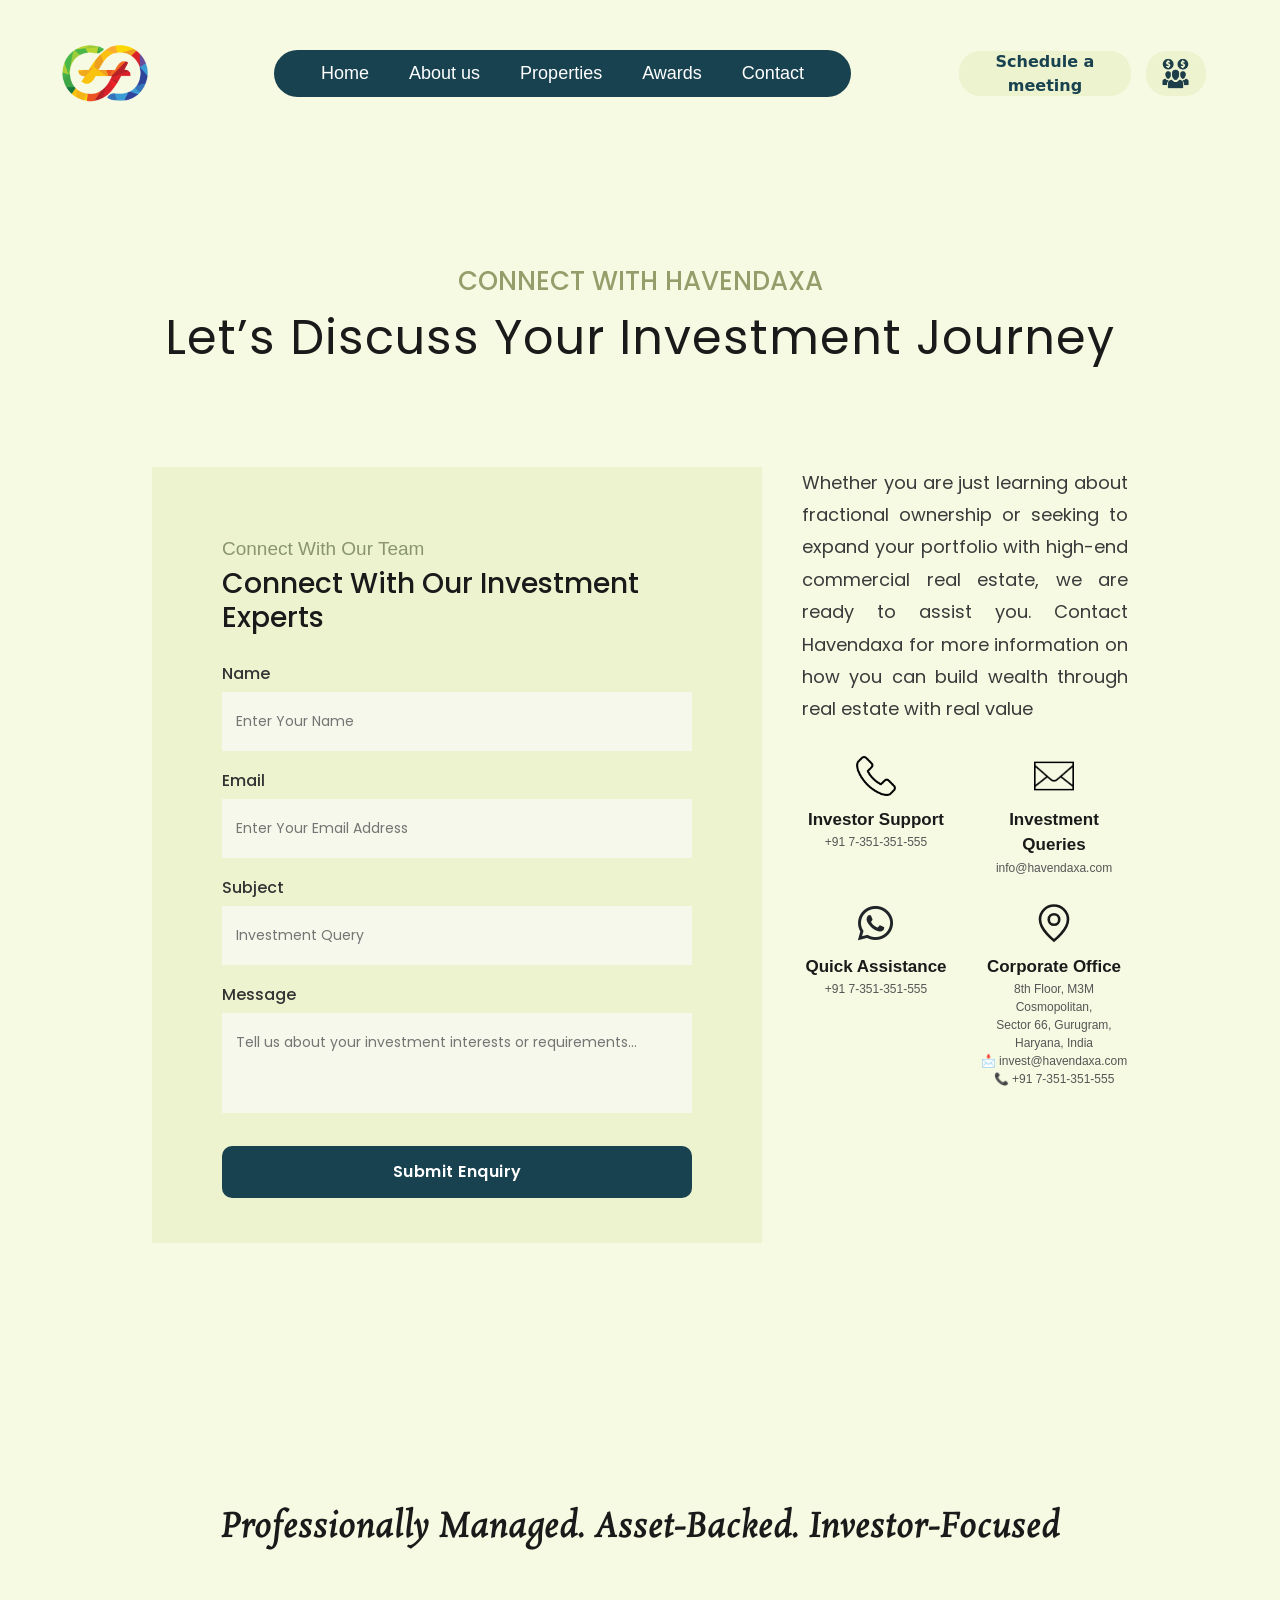
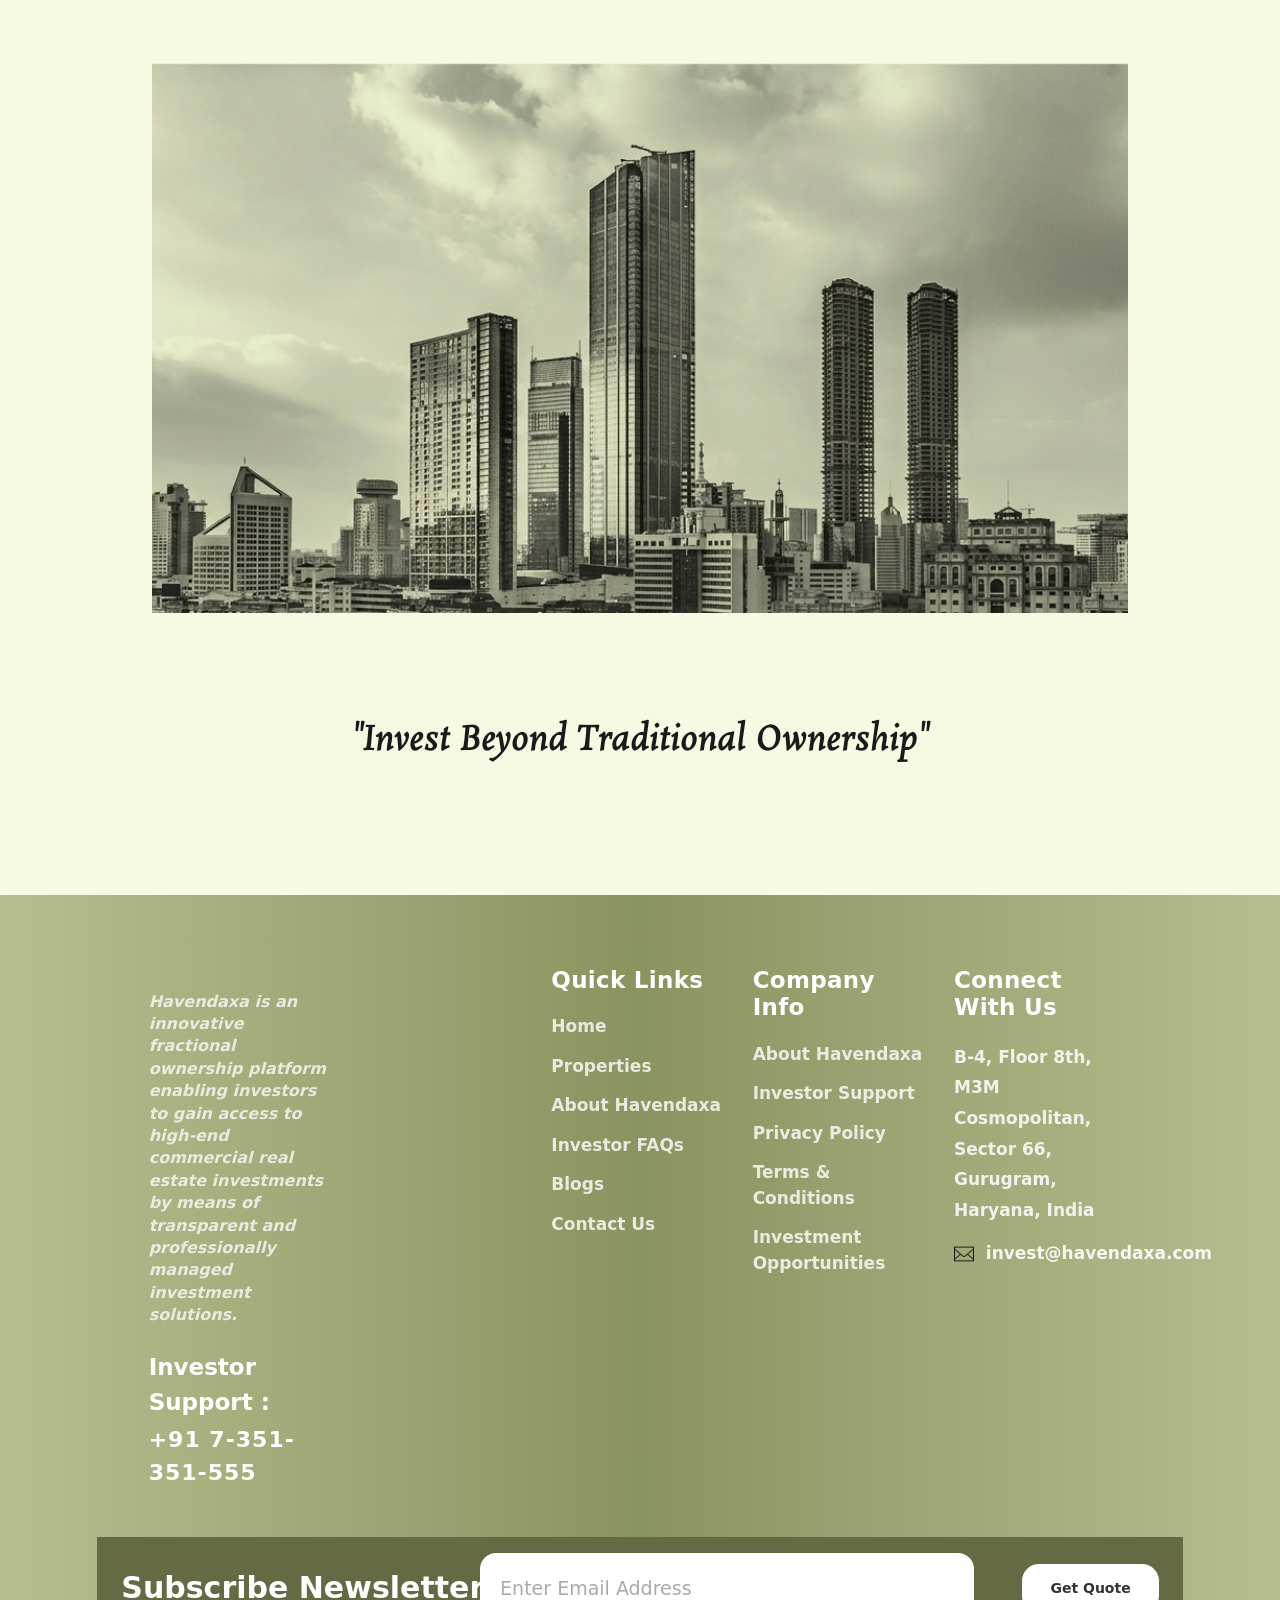
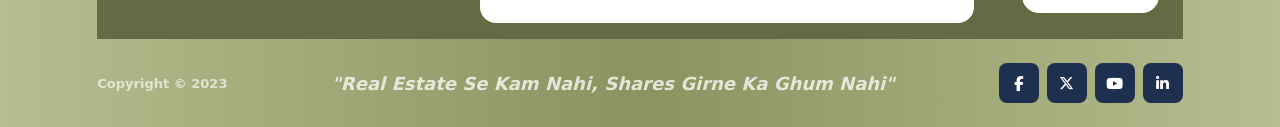
<file: pages/Contact.html>
<!doctype html>
<html lang="en">
  <head>
    <meta charset="UTF-8" />
    <meta name="viewport" content="width=device-width, initial-scale=1.0" />
    <link
      rel="icon"
      href="../assets/images/Havendaxa_logo1.png"
      draggable="false"
      type="image/png" />
    <link rel="preconnect" href="https://fonts.googleapis.com" />
    <link rel="preconnect" href="https://fonts.gstatic.com" crossorigin />
    <link
      href="https://cdnjs.cloudflare.com/ajax/libs/font-awesome/6.5.0/css/all.min.css"
      rel="stylesheet" />
    <link
      href="https://fonts.googleapis.com/css2?family=Almendra+Display&family=Bitcount+Grid+Double:wght@100..900&family=Cookie&family=Emilys+Candy&family=MedievalSharp&family=Mystery+Quest&family=Poppins:ital,wght@0,100;0,200;0,300;0,400;0,500;0,600;0,700;0,800;0,900;1,100;1,200;1,300;1,400;1,500;1,600;1,700;1,800;1,900&family=Rosarivo:ital@0;1&family=Satisfy&display=swap"
      rel="stylesheet" />
    <link
      href="https://fonts.googleapis.com/css2?family=Almendra+Display&family=Bitcount+Grid+Double:wght@100..900&family=Cookie&family=Emilys+Candy&family=MedievalSharp&family=Mystery+Quest&family=Rosarivo:ital@0;1&family=Satisfy&display=swap"
      rel="stylesheet" />
    <link
      href="https://cdn.jsdelivr.net/npm/bootstrap@5.3.8/dist/css/bootstrap.min.css"
      rel="stylesheet"
      integrity="sha384-sRIl4kxILFvY47J16cr9ZwB07vP4J8+LH7qKQnuqkuIAvNWLzeN8tE5YBujZqJLB"
      crossorigin="anonymous" />
    <link
      href="https://fonts.googleapis.com/css2?family=Almendra+Display&family=Bitcount+Grid+Double:wght@100..900&family=Cookie&family=Emilys+Candy&family=MedievalSharp&family=Mystery+Quest&family=Rosarivo:ital@0;1&family=Satisfy&display=swap"
      rel="stylesheet" />

    <link
      href="https://fonts.googleapis.com/css2?family=Lora:ital,wght@0,400;0,600;1,400&display=swap"
      rel="stylesheet" />
    <link rel="stylesheet" href="../assets/css/style.css" />
    <link rel="stylesheet" href="../assets/css/about.css" />
    <link rel="stylesheet" href="../assets/css/Contact.css" />
    <title>Contact Us - Havendaxa</title>
  </head>
  <body>
    <div class="navbar navbar-expand-lg navbar-light" id="nav-scroll">
      <!-- Logo LEFT -->
      <a href="../index.html">
        <div class="logo">
          <img
            src="../assets/images/Havendaxa_logo1.png"
            alt="logo"
            draggable="false" /></div
      ></a>

      <!-- Toggle RIGHT -->
      <button
        class="navbar-toggler border-0 shadow-none ms-auto"
        type="button"
        data-bs-toggle="collapse"
        data-bs-target="#menu">
        <span class="navbar-toggler-icon"></span>
      </button>

      <!-- Menu -->
      <div class="collapse navbar-collapse" id="menu">
        <nav class="menu d-flex mb-3 mb-md-0">
          <a href="../index.html">Home</a>
          <a href="./about.html">About us</a>
          <a href="./Properties.html">Properties</a>
          <a href="./Awards.html">Awards</a>
          <a href="">Contact</a>
        </nav>

        <div class="actions d-flex justify-content-center mb-3 mb-md-0">
          <div class="shd-meeting" id="actions1">Schedule a meeting</div>
          <div class="crdfunding" id="actions2">
            <img
              src="../assets/images/crd-funding.png"
              draggable="false"
              alt="" />
          </div>
        </div>
      </div>
    </div>
    <section class="contact-section">
      <div class="container-xl">
        <!-- Heading -->
        <p class="contact-section__label">CONNECT WITH HAVENDAXA</p>
        <h2 class="contact-section__heading">
          Let’s Discuss Your Investment Journey
        </h2>

        <!-- Body: form + info -->
        <div class="contact-section__body">
          <!-- ── LEFT: Contact Form ── -->
          <div class="contact-form-card">
            <span class="contact-form-card__sublabel text-center text-md-start"
              >Connect With Our Team</span
            >
            <h3 class="contact-form-card__title text-center text-md-start">
              Connect With Our Investment Experts
            </h3>

            <form id="contactForm" novalidate>
              <div class="contact-form__group">
                <label class="contact-form__label text-start" for="contact-name"
                  >Name</label
                >
                <input
                  type="text"
                  id="contact-name"
                  class="contact-form__input"
                  placeholder="Enter Your Name"
                  required />
              </div>

              <div class="contact-form__group">
                <label
                  class="contact-form__label text-start"
                  for="contact-email"
                  >Email</label
                >
                <input
                  type="email"
                  id="contact-email"
                  class="contact-form__input"
                  placeholder="Enter Your Email Address"
                  required />
              </div>

              <div class="contact-form__group">
                <label
                  class="contact-form__label text-start"
                  for="contact-subject"
                  >Subject</label
                >
                <input
                  type="text"
                  id="contact-subject"
                  class="contact-form__input"
                  placeholder="Investment Query" />
              </div>

              <div class="contact-form__group">
                <label
                  class="contact-form__label text-start"
                  for="contact-message"
                  >Message</label
                >
                <textarea
                  id="contact-message"
                  class="contact-form__textarea"
                  placeholder="Tell us about your investment interests or requirements..."
                  required></textarea>
              </div>

              <button type="submit" class="contact-form__btn">
                Submit Enquiry
              </button>

              <div class="contact-form__success" id="formSuccess">
                ✅ Thank you! Your message has been sent.
              </div>
            </form>
          </div>

          <!-- ── RIGHT: Info + Map ── -->
          <div class="contact-info-panel">
            <!-- Description -->
            <p class="contact-info-panel__desc">
              Whether you are just learning about fractional ownership or
              seeking to expand your portfolio with high-end commercial real
              estate, we are ready to assist you. Contact Havendaxa for more
              information on how you can build wealth through real estate with
              real value
            </p>

            <!-- 2x2 icon grid -->
            <div class="contact-info-panel__grid">
              <!-- Phone -->
              <div class="contact-detail-item">
                <div class="contact-detail-item__icon">
                  <img
                    src="../assets/images/telephone.png"
                    alt=""
                    class="telephone" />
                </div>
                <span class="contact-detail-item__label">Investor Support</span>
                <span class="contact-detail-item__value"
                  >+91 7-351-351-555</span
                >
              </div>

              <!-- Email -->
              <div class="contact-detail-item">
                <div class="contact-detail-item__icon">
                  <!-- <svg viewBox="0 0 24 24">
                    <rect x="2" y="4" width="20" height="16" rx="2" />
                    <path d="m22 7-8.97 5.7a1.94 1.94 0 0 1-2.06 0L2 7" />
                  </svg> -->
                  <img src="../assets/images/Gmail.png" alt="" class="gmail" />
                </div>
                <span class="contact-detail-item__label"
                  >Investment Queries</span
                >
                <span class="contact-detail-item__value"
                  >info@havendaxa.com</span
                >
              </div>

              <!-- WhatsApp -->
              <div class="contact-detail-item">
                <div class="contact-detail-item__icon">
                  <i class="fa-brands fa-whatsapp whatsapp"></i>
                </div>
                <span class="contact-detail-item__label">Quick Assistance</span>
                <span class="contact-detail-item__value"
                  >+91 7-351-351-555</span
                >
              </div>

              <!-- Office -->
              <div class="contact-detail-item">
                <div class="contact-detail-item__icon">
                  <svg viewBox="0 0 24 24" class="loc">
                    <path d="M20 10c0 6-8 12-8 12s-8-6-8-12a8 8 0 0 1 16 0Z" />
                    <circle cx="12" cy="10" r="3" />
                  </svg>
                </div>
                <span class="contact-detail-item__label">Corporate Office</span>
                <span class="contact-detail-item__value"
                  >8th Floor, M3M Cosmopolitan,<br />Sector 66, Gurugram,
                  Haryana, India <br />📩 invest@havendaxa.com <br />📞 +91
                  7-351-351-555
                </span>
              </div>
            </div>

            <!-- Google Map (live embed) -->
            <iframe
              class="contact-map"
              src="https://www.google.com/maps/embed?pb=!1m18!1m12!1m3!1d3508.0!2d77.0589696!3d28.4020712!2m3!1f0!2f0!3f0!3m2!1i1024!2i768!4f13.1!3m3!1m2!1s0x390d239a85f9cbb5%3A0xa808893521260f43!2sHAVENDAXA!5e0!3m2!1sen!2sin!4v1700000000000"
              allowfullscreen=""
              loading="lazy"
              referrerpolicy="no-referrer-when-downgrade"
              title="Havendaxa Office Location"></iframe>
          </div>
        </div>
        <!-- /body -->

        <h3 class="above-img-heading-contact">
          Professionally Managed. Asset-Backed. Investor-Focused
        </h3>
        <!-- City image banner -->
        <div class="contact-city-banner">
          <img
            src="../assets/images/Contact_Section_Img.png"
            alt="City Skyline" />
        </div>
      </div>

      <h3 class="below-img-heading-contact">
        "Invest Beyond Traditional Ownership"
      </h3>
    </section>

    <footer class="ftr-section">
      <div class="container-fluid px-4 px-lg-5">
        <!-- Top Row -->
        <div class="row ftr-top py-5 g-4">
          <!-- Col 1 — Brand -->
          <div class="col-12 col-md-6 col-lg-2 text-md-start mt-5 offset-lg-1">
            <p class="ftr-tagline">
              Havendaxa is an innovative fractional ownership platform enabling
              investors to gain access to high-end commercial real estate
              investments by means of transparent and professionally managed
              investment solutions.
            </p>
            <div class="ftr-emergency mt-4">
              <p class="ftr-emergency__label">Investor Support :</p>
              <p class="ftr-emergency__number">+91 7-351-351-555</p>
            </div>
          </div>

          <!-- Col 2 — Quick Links -->
          <div class="col-6 col-md-3 col-lg-2 offset-lg-2 text-start">
            <h6 class="ftr-col-title">Quick Links</h6>
            <ul class="ftr-links">
              <li><a href="#">Home</a></li>
              <li><a href="./pages/Properties.html">Properties</a></li>
              <li><a href="./pages/about.html">About Havendaxa </a></li>
              <li><a href=" ">Investor FAQs</a></li>
              <li><a href="./pages/Blogs.html">Blogs</a></li>
              <li><a href="./pages/Contact.html">Contact Us</a></li>
            </ul>
          </div>

          <!-- Col 3 — Company Info -->
          <div class="col-6 col-md-3 col-lg-2 text-start">
            <h6 class="ftr-col-title">Company Info</h6>
            <ul class="ftr-links">
              <li><a href="./pages/About.html">About Havendaxa </a></li>
              <li><a href=" ">Investor Support </a></li>
              <li><a href=" ">Privacy Policy </a></li>
              <li><a href=" ">Terms & Conditions </a></li>
              <li><a href="">Investment Opportunities </a></li>
            </ul>
          </div>

          <!-- Col 4 — Communication -->
          <div class="col-12 col-md-6 col-lg-2 text-start">
            <h6 class="ftr-col-title">Connect With Us</h6>
            <p class="ftr-address">
              B-4, Floor 8th, M3M Cosmopolitan,<br />Sector 66, Gurugram,<br />Haryana,
              India
            </p>

            <p class="ftr-email">
              <img
                src="../assets/images/Gmail.png"
                alt=""
                class="gmail"
                style="height: 20px; width: 20px" />
              &nbsp;invest@havendaxa.com
            </p>
          </div>
        </div>

        <!-- Newsletter Bar -->
        <div
          class="ftr-newsletter d-flex flex-column flex-md-row align-items-center gap-3 gap-md-5 px-4 py-3 mb-4 col-md-11">
          <h5 class="ftr-newsletter__title mb-0">Subscribe Newsletter</h5>
          <input
            type="email"
            class="ftr-newsletter__input"
            placeholder="Enter Email Address" />
          <button class="ftr-newsletter__btn">Get Quote</button>
        </div>

        <!-- Bottom Bar -->
        <div
          class="ftr-bottom d-flex flex-column flex-md-row align-items-center justify-content-between pb-4 gap-3 col-11">
          <p class="ftr-copyright mb-0">Copyright &copy; 2023</p>
          <div class="tagline">
            "Real Estate Se Kam Nahi, Shares Girne Ka Ghum Nahi"
          </div>
          <div class="ftr-socials d-flex gap-2">
            <a href="#" class="ftr-social-btn"
              ><i class="fab fa-facebook-f"></i
            ></a>
            <a href="#" class="ftr-social-btn"
              ><i class="fab fa-x-twitter"></i
            ></a>
            <a href="#" class="ftr-social-btn"
              ><i class="fab fa-youtube"></i
            ></a>
            <a href="#" class="ftr-social-btn"
              ><i class="fab fa-linkedin-in"></i
            ></a>
          </div>
        </div>
      </div>
    </footer>
    <script>
      // Form submit handler
      document
        .getElementById("contactForm")
        .addEventListener("submit", function (e) {
          e.preventDefault();

          const name = document.getElementById("contact-name").value.trim();
          const email = document.getElementById("contact-email").value.trim();
          const message = document
            .getElementById("contact-message")
            .value.trim();
          const success = document.getElementById("formSuccess");

          // Basic validation
          if (!name || !email || !message) {
            alert("Please fill in Name, Email, and Message.");
            return;
          }

          if (!/^[^\s@]+@[^\s@]+\.[^\s@]+$/.test(email)) {
            alert("Please enter a valid email address.");
            return;
          }

          // Simulate send (replace with your actual API / EmailJS / FormSubmit call)
          const btn = this.querySelector(".contact-form__btn");
          btn.textContent = "Sending…";
          btn.disabled = true;

          setTimeout(() => {
            success.style.display = "block";
            btn.textContent = "Send Now";
            btn.disabled = false;
            this.reset();

            setTimeout(() => {
              success.style.display = "none";
            }, 5000);
          }, 1200);
        });
    </script>
    <script
      src="https://cdn.jsdelivr.net/npm/@popperjs/core@2.11.8/dist/umd/popper.min.js"
      integrity="sha384-I7E8VVD/ismYTF4hNIPjVp/Zjvgyol6VFvRkX/vR+Vc4jQkC+hVqc2pM8ODewa9r"
      crossorigin="anonymous"></script>
    <script
      src="https://cdn.jsdelivr.net/npm/bootstrap@5.3.8/dist/js/bootstrap.min.js"
      integrity="sha384-G/EV+4j2dNv+tEPo3++6LCgdCROaejBqfUeNjuKAiuXbjrxilcCdDz6ZAVfHWe1Y"
      crossorigin="anonymous"></script>
    <script src="../assets/js/script.js"></script>
  </body>
</html>
</file>
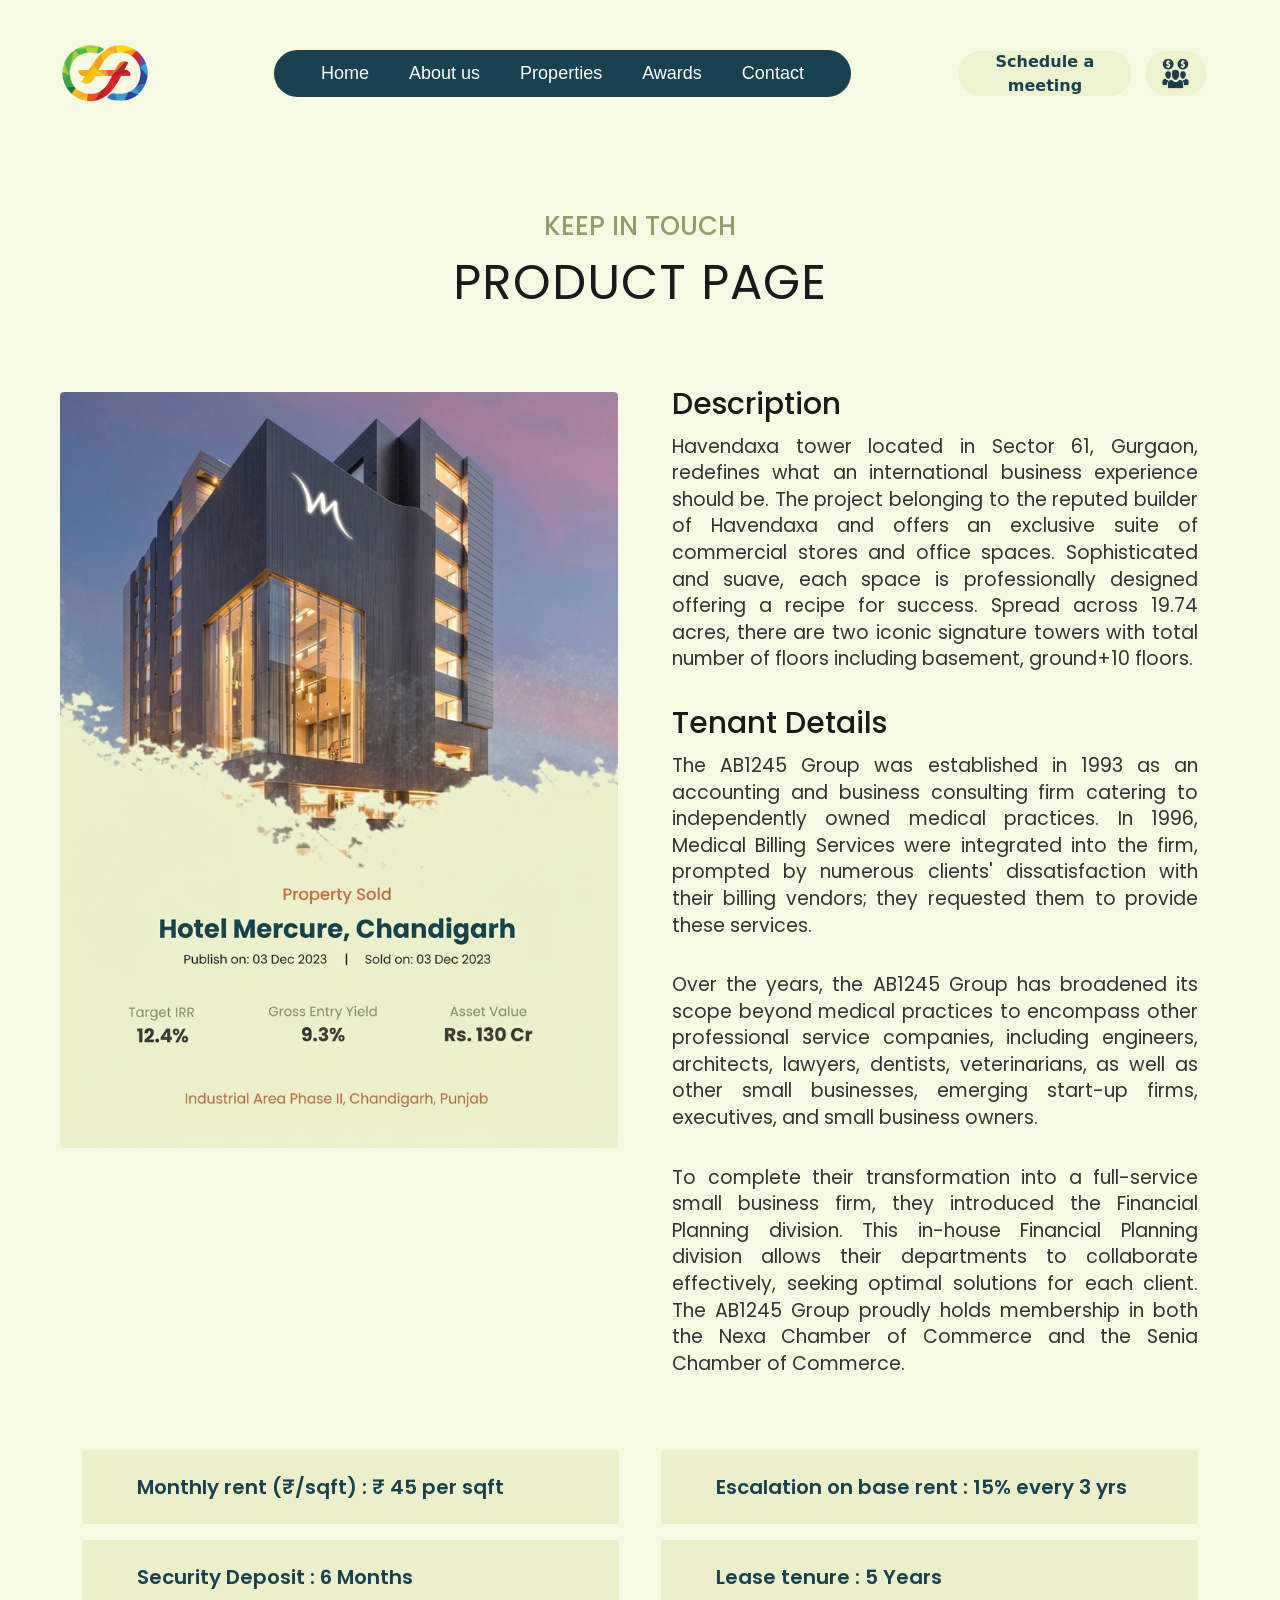
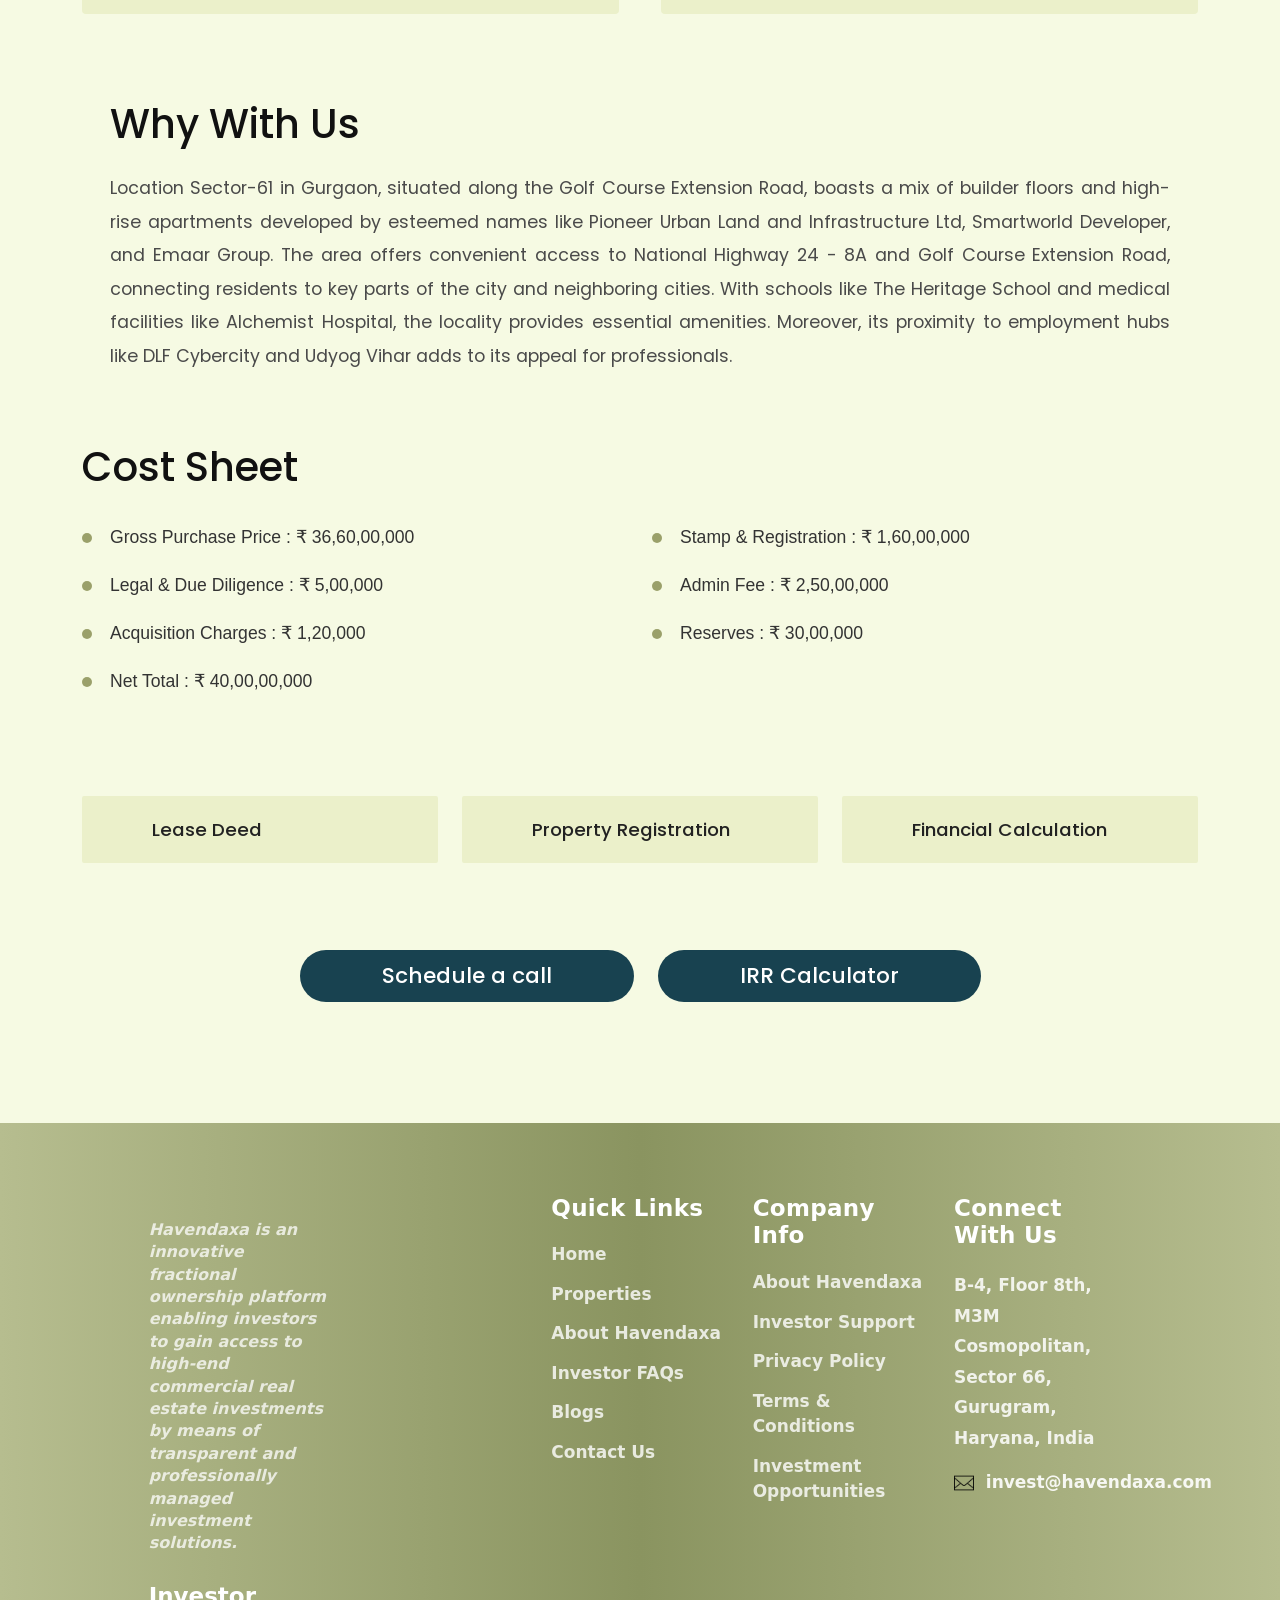
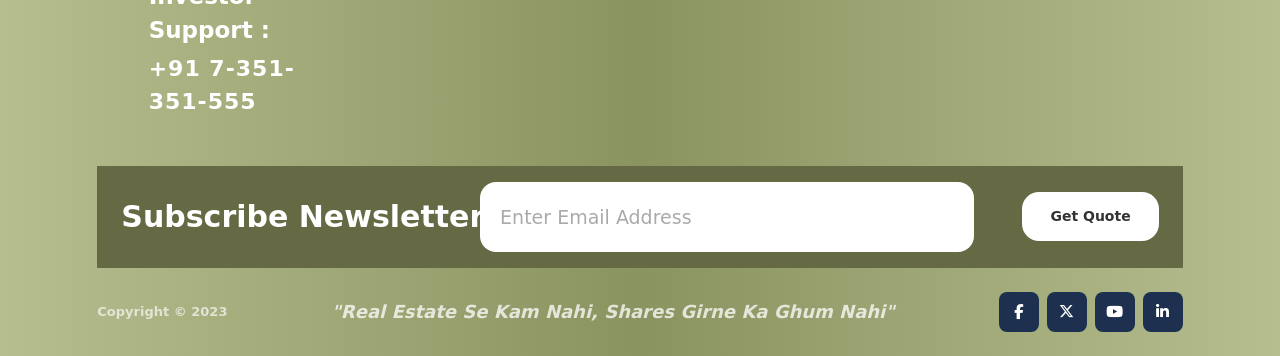
<file: pages/Properties.html>
<!doctype html>
<html lang="en">
  <head>
    <meta charset="UTF-8" />
    <meta name="viewport" content="width=device-width, initial-scale=1.0" />
    <link
      rel="icon"
      href="../assets/images/Havendaxa_logo1.png"
      draggable="false"
      type="image/png" />
    <link rel="preconnect" href="https://fonts.googleapis.com" />
    <link rel="preconnect" href="https://fonts.gstatic.com" crossorigin />
    <link
      href="https://cdnjs.cloudflare.com/ajax/libs/font-awesome/6.5.0/css/all.min.css"
      rel="stylesheet" />
    <link
      href="https://fonts.googleapis.com/css2?family=Almendra+Display&family=Bitcount+Grid+Double:wght@100..900&family=Cookie&family=Emilys+Candy&family=MedievalSharp&family=Mystery+Quest&family=Poppins:ital,wght@0,100;0,200;0,300;0,400;0,500;0,600;0,700;0,800;0,900;1,100;1,200;1,300;1,400;1,500;1,600;1,700;1,800;1,900&family=Rosarivo:ital@0;1&family=Satisfy&display=swap"
      rel="stylesheet" />

    <link
      href="https://cdn.jsdelivr.net/npm/bootstrap@5.3.8/dist/css/bootstrap.min.css"
      rel="stylesheet"
      integrity="sha384-sRIl4kxILFvY47J16cr9ZwB07vP4J8+LH7qKQnuqkuIAvNWLzeN8tE5YBujZqJLB"
      crossorigin="anonymous" />
    <link
      href="https://fonts.googleapis.com/css2?family=Almendra+Display&family=Bitcount+Grid+Double:wght@100..900&family=Cookie&family=Emilys+Candy&family=MedievalSharp&family=Mystery+Quest&family=Rosarivo:ital@0;1&family=Satisfy&display=swap"
      rel="stylesheet" />

    <link
      href="https://fonts.googleapis.com/css2?family=Lora:ital,wght@0,400;0,600;1,400&display=swap"
      rel="stylesheet" />
    <link rel="stylesheet" href="../assets/css/style.css" />
    <link rel="stylesheet" href="../assets/css/about.css" />
    <link rel="stylesheet" href="../assets/css/Properties.css" />
    <title>Properties - Havendaxa</title>
  </head>
  <body>
    <div class="navbar navbar-expand-lg navbar-light" id="nav-scroll">
      <!-- Logo LEFT -->
      <a href="../index.html">
        <div class="logo">
          <img
            src="../assets/images/Havendaxa_logo1.png"
            alt="logo"
            draggable="false" /></div
      ></a>

      <!-- Toggle RIGHT -->
      <button
        class="navbar-toggler border-0 shadow-none ms-auto"
        type="button"
        data-bs-toggle="collapse"
        data-bs-target="#menu">
        <span class="navbar-toggler-icon"></span>
      </button>

      <!-- Menu -->
      <div class="collapse navbar-collapse" id="menu">
        <nav class="menu d-flex mb-3 mb-md-0">
          <a href="../index.html">Home</a>
          <a href="./about.html">About us</a>
          <a href="">Properties</a>
          <a href="./Awards.html">Awards</a>
          <a href="./Contact.html">Contact</a>
        </nav>

        <div class="actions d-flex justify-content-center mb-3 mb-md-0">
          <div class="shd-meeting" id="actions1">Schedule a meeting</div>
          <div class="crdfunding" id="actions2">
            <img
              src="../assets/images/crd-funding.png"
              draggable="false"
              alt="" />
          </div>
        </div>
      </div>
    </div>
    <div class="page-wrapper">
      <div class="container">
        <!-- Page Header -->
        <div class="page-header">
          <p class="page-header__subtitle">Keep in Touch</p>
          <h1 class="page-header__title">Product Page</h1>
        </div>

        <!-- Main Product Row -->
        <div class="row product-card">
          <!-- Left: Property Image + Info -->
          <div class="col-12 col-md-6 property-image-col">
            <div class="property-image__wrapper">
              <img
                src="../assets/images/Properties.png"
                alt="Hotel Mercure, Chandigarh"
                class="property-image__img"
                draggable="false" />
            </div>
          </div>

          <!-- Right: Description + Tenant Details -->
          <div class="col-12 col-md-6 description-col">
            <!-- Description Section -->
            <div class="description-section">
              <h3 class="description-section__heading text-md-start">
                Description
              </h3>
              <p class="description-section__text">
                Havendaxa tower located in Sector 61, Gurgaon, redefines what an
                international business experience should be. The project
                belonging to the reputed builder of Havendaxa and offers an
                exclusive suite of commercial stores and office spaces.
                Sophisticated and suave, each space is professionally designed
                offering a recipe for success. Spread across 19.74 acres, there
                are two iconic signature towers with total number of floors
                including basement, ground+10 floors.
              </p>
            </div>

            <!-- Tenant Details Section -->
            <div class="tenant-section">
              <h3 class="tenant-section__heading text-md-start">
                Tenant Details
              </h3>
              <p class="tenant-section__text">
                The AB1245 Group was established in 1993 as an accounting and
                business consulting firm catering to independently owned medical
                practices. In 1996, Medical Billing Services were integrated
                into the firm, prompted by numerous clients' dissatisfaction
                with their billing vendors; they requested them to provide these
                services.
              </p>
              <p class="tenant-section__text">
                Over the years, the AB1245 Group has broadened its scope beyond
                medical practices to encompass other professional service
                companies, including engineers, architects, lawyers, dentists,
                veterinarians, as well as other small businesses, emerging
                start-up firms, executives, and small business owners.
              </p>
              <p class="tenant-section__text">
                To complete their transformation into a full-service small
                business firm, they introduced the Financial Planning division.
                This in-house Financial Planning division allows their
                departments to collaborate effectively, seeking optimal
                solutions for each client. The AB1245 Group proudly holds
                membership in both the Nexa Chamber of Commerce and the Senia
                Chamber of Commerce.
              </p>
            </div>
          </div>
        </div>
        <!-- /.row -->

        <!-- Lease Details Bottom Grid -->
        <div class="row lease-details-grid">
          <div class="col-12 col-md-6">
            <div class="lease-detail-card">
              Monthly rent (₹/sqft) : ₹ 45 per sqft
            </div>
          </div>
          <div class="col-12 col-md-6">
            <div class="lease-detail-card">
              Escalation on base rent : 15% every 3 yrs
            </div>
          </div>
          <div class="col-12 col-md-6">
            <div class="lease-detail-card">Security Deposit : 6 Months</div>
          </div>
          <div class="col-12 col-md-6">
            <div class="lease-detail-card">Lease tenure : 5 Years</div>
          </div>
        </div>
      </div>
      <!-- /.container -->

      <!-- Why With Us Section -->
      <div class="why-with-us">
        <div class="row justify-content-center">
          <div class="col-12 col-lg-12">
            <h2 class="section-title text-md-start">Why With Us</h2>
            <p class="section-text">
              Location Sector-61 in Gurgaon, situated along the Golf Course
              Extension Road, boasts a mix of builder floors and high-rise
              apartments developed by esteemed names like Pioneer Urban Land and
              Infrastructure Ltd, Smartworld Developer, and Emaar Group. The
              area offers convenient access to National Highway 24 - 8A and Golf
              Course Extension Road, connecting residents to key parts of the
              city and neighboring cities. With schools like The Heritage School
              and medical facilities like Alchemist Hospital, the locality
              provides essential amenities. Moreover, its proximity to
              employment hubs like DLF Cybercity and Udyog Vihar adds to its
              appeal for professionals.
            </p>
          </div>
        </div>
      </div>
    </div>
    <section class="cs-section">
      <div class="container">
        <!-- Title -->
        <h2 class="cs-title text-md-start">Cost Sheet</h2>

        <!-- Cost Lists -->
        <div class="row">
          <div class="col-lg-6">
            <ul class="cs-list text-start">
              <li class="cs-list-item">
                Gross Purchase Price : ₹ 36,60,00,000
              </li>
              <li class="cs-list-item">
                Legal &amp; Due Diligence : ₹ 5,00,000
              </li>
              <li class="cs-list-item">Acquisition Charges : ₹ 1,20,000</li>
              <li class="cs-list-item">Net Total : ₹ 40,00,00,000</li>
            </ul>
          </div>

          <div class="col-lg-6">
            <ul class="cs-list text-start">
              <li class="cs-list-item">
                Stamp &amp; Registration : ₹ 1,60,00,000
              </li>
              <li class="cs-list-item">Admin Fee : ₹ 2,50,00,000</li>
              <li class="cs-list-item">Reserves : ₹ 30,00,000</li>
            </ul>
          </div>
        </div>

        <!-- Document Boxes -->
        <div class="row g-4 mt-4">
          <div class="col-md-4">
            <div class="cs-doc-box">Lease Deed</div>
          </div>
          <div class="col-md-4">
            <div class="cs-doc-box">Property Registration</div>
          </div>
          <div class="col-md-4">
            <div class="cs-doc-box">Financial Calculation</div>
          </div>
        </div>

        <!-- Action Buttons -->
        <div class="cs-buttons text-center">
          <div
            class="d-flex flex-column flex-md-row justify-content-center gap-3 gap-md-4">
            <a href="#" class="cs-btn">Schedule a call</a>
            <a href="#" class="cs-btn">IRR Calculator</a>
          </div>
        </div>
      </div>
    </section>
    <!-- /.page-wrapper -->
    <footer class="ftr-section">
      <div class="container-fluid px-4 px-lg-5">
        <!-- Top Row -->
        <div class="row ftr-top py-5 g-4">
          <!-- Col 1 — Brand -->
          <div class="col-12 col-md-6 col-lg-2 text-md-start mt-5 offset-lg-1">
            <p class="ftr-tagline">
              Havendaxa is an innovative fractional ownership platform enabling
              investors to gain access to high-end commercial real estate
              investments by means of transparent and professionally managed
              investment solutions.
            </p>
            <div class="ftr-emergency mt-4">
              <p class="ftr-emergency__label">Investor Support :</p>
              <p class="ftr-emergency__number">+91 7-351-351-555</p>
            </div>
          </div>

          <!-- Col 2 — Quick Links -->
          <div class="col-6 col-md-3 col-lg-2 offset-lg-2 text-start">
            <h6 class="ftr-col-title">Quick Links</h6>
            <ul class="ftr-links">
              <li><a href="#">Home</a></li>
              <li><a href="./pages/Properties.html">Properties</a></li>
              <li><a href="./pages/about.html">About Havendaxa </a></li>
              <li><a href=" ">Investor FAQs</a></li>
              <li><a href="./pages/Blogs.html">Blogs</a></li>
              <li><a href="./pages/Contact.html">Contact Us</a></li>
            </ul>
          </div>

          <!-- Col 3 — Company Info -->
          <div class="col-6 col-md-3 col-lg-2 text-start">
            <h6 class="ftr-col-title">Company Info</h6>
            <ul class="ftr-links">
              <li><a href="./pages/About.html">About Havendaxa </a></li>
              <li><a href=" ">Investor Support </a></li>
              <li><a href=" ">Privacy Policy </a></li>
              <li><a href=" ">Terms & Conditions </a></li>
              <li><a href="">Investment Opportunities </a></li>
            </ul>
          </div>

          <!-- Col 4 — Communication -->
          <div class="col-12 col-md-6 col-lg-2 text-start">
            <h6 class="ftr-col-title">Connect With Us</h6>
            <p class="ftr-address">
              B-4, Floor 8th, M3M Cosmopolitan,<br />Sector 66, Gurugram,<br />Haryana,
              India
            </p>

            <p class="ftr-email">
              <img
                src="../assets/images/Gmail.png"
                alt=""
                class="gmail"
                style="height: 20px; width: 20px" />
              &nbsp;invest@havendaxa.com
            </p>
          </div>
        </div>

        <!-- Newsletter Bar -->
        <div
          class="ftr-newsletter d-flex flex-column flex-md-row align-items-center gap-3 gap-md-5 px-4 py-3 mb-4 col-md-11">
          <h5 class="ftr-newsletter__title mb-0">Subscribe Newsletter</h5>
          <input
            type="email"
            class="ftr-newsletter__input"
            placeholder="Enter Email Address" />
          <button class="ftr-newsletter__btn">Get Quote</button>
        </div>

        <!-- Bottom Bar -->
        <div
          class="ftr-bottom d-flex flex-column flex-md-row align-items-center justify-content-between pb-4 gap-3 col-11">
          <p class="ftr-copyright mb-0">Copyright &copy; 2023</p>
          <div class="tagline">
            "Real Estate Se Kam Nahi, Shares Girne Ka Ghum Nahi"
          </div>
          <div class="ftr-socials d-flex gap-2">
            <a href="#" class="ftr-social-btn"
              ><i class="fab fa-facebook-f"></i
            ></a>
            <a href="#" class="ftr-social-btn"
              ><i class="fab fa-x-twitter"></i
            ></a>
            <a href="#" class="ftr-social-btn"
              ><i class="fab fa-youtube"></i
            ></a>
            <a href="#" class="ftr-social-btn"
              ><i class="fab fa-linkedin-in"></i
            ></a>
          </div>
        </div>
      </div>
    </footer>

    <script
      src="https://cdn.jsdelivr.net/npm/@popperjs/core@2.11.8/dist/umd/popper.min.js"
      integrity="sha384-I7E8VVD/ismYTF4hNIPjVp/Zjvgyol6VFvRkX/vR+Vc4jQkC+hVqc2pM8ODewa9r"
      crossorigin="anonymous"></script>
    <script
      src="https://cdn.jsdelivr.net/npm/bootstrap@5.3.8/dist/js/bootstrap.min.js"
      integrity="sha384-G/EV+4j2dNv+tEPo3++6LCgdCROaejBqfUeNjuKAiuXbjrxilcCdDz6ZAVfHWe1Y"
      crossorigin="anonymous"></script>
    <script src="../assets/js/script.js"></script>
  </body>
</html>
</file>
<file: assets/css/style.css>
body {
  font-family: Arial;

  text-align: center;
}
@media screen and (max-width: 768px) {
  body {
    overflow-x: hidden;
  }
}
body {
  margin: 0;
  background: #f6fae3;
}
/* Navbar layout */

.navbar {
  margin-top: 30px;
  padding: 20px 20px;
  position: sticky;
  top: 0;
  z-index: 2000;
  background: #f6fae3;
  transition: padding 0.3s ease;
}
.scrolled {
  background: #edf3cf;
  padding: 20px 20px;
}

/* Logo */
.logo img {
  width: 70px;
  scale: 1.25;
}
.logo {
  margin-left: 50px;
}

/* Center pill menu */
.menu {
  background-color: #16404efc;
  padding: 10px 47px;
  border-radius: 50px;
  gap: 73px;
  margin-left: 60px;
}

/* Links */
.menu a {
  color: #fff;
  text-decoration: none;
  font-size: 18px;
  transition: 0.3s;
}

.menu a:hover {
  opacity: 0.7;
}

/* Right circles */
.actions {
  gap: 15px;
}

.circle {
  width: 56px;
  height: 44px;
  background-color: #edf3cf;
  border-radius: 21px;
}
.car-container {
  margin-top: 50px;
  overflow-x: hidden;
}
@media (min-width: 991px) {
  #menu {
    margin-left: 150px;
    display: flex !important;
    align-items: center;
    justify-content: space-around;
  }
}
@media (max-width: 1200px) {
  .menu {
    gap: 30px;
    margin-left: 80px;
  }
  #menu {
    margin-left: 0px;
  }
}
@media (max-width: 1015px) {
  .menu {
    gap: 20px;
    margin-left: 45px;
  }
}
/* ---------------------------------------------------------------------------------------- */
.dream-section {
  background-color: #f6fae3;
}

/* Big Heading */
.dream-title {
  font-family: "Rosarivo", serif;
  font-size: 48px;
  font-weight: 500;
  line-height: 1.4;
  color: #000;
}

.dream-title span {
  color: #163f4e;
}

/* Right Text */
.dream-desc {
  font-size: 16px;
  color: #333;
  max-width: 400px;
  margin: 0 auto;
}

@media (min-width: 992px) {
  .dream-desc {
    margin: 0;
  }
}

/* Button */
.dream-btn {
  background-color: #1b4a57;
  color: #fff;
  padding: 7px 42px;
  border-radius: 50px;
  font-weight: 600;
  text-decoration: none;
  font-family: sans-serif;
}

.dream-btn:hover {
  background-color: #123640;
  color: #fff;
}

/* Responsive tweaks */
@media (max-width: 768px) {
  .dream-title {
    font-size: 32px;
  }

  .dream-desc {
    font-size: 14px;
  }
}

/* ---------------------------------------------------------------------------------------- */
.video-section {
  padding: 40px 70px;
  width: auto;
}
@media (max-width: 500px) {
  .video-section {
    padding: 20px 14px;
  }
}

.video-card {
  position: relative;
  border-radius: 50px;
  width: 100%;
  height: 100%;
}

.video-thumbnail {
  width: 100%;
  height: 100%;
  object-fit: cover;
  border-radius: 50px;
}

.play-btn {
  position: absolute;
  top: 50%;
  left: 50%;
  transform: translate(-50%, -50%);

  border-radius: 50%;
  display: flex;
  justify-content: center;
  align-items: center;
  cursor: pointer;
  transition: 0.3s;
}
.play-btn img {
  width: 100px;
  height: 100px;
}

.play-btn:hover {
  transform: translate(-50%, -50%) scale(1.1);
}

.play-btn i {
  font-size: 30px;
  color: #000;
}

.info-box {
  background: #edf3cf;
  border-radius: 30px;
  margin-top: -72px;
  padding: 31px 45px;
  width: 90%;
  position: relative;
}
.info-box h5 {
  font-size: 27px;
  font-family: system-ui;
  font-weight: 600;
}
.HT {
  width: 40px;
  background-color: #fff;
  border-radius: 50%;
  margin-right: 5px;
}
.fa-circle-check {
  color: #01b802;
  scale: 0.8;
}
.subs {
  font-size: 12px;
}

.watch-btn {
  background: #0b3d3f;
  color: white;
  border-radius: 30px;
  padding: 10px 20px;
  text-decoration: none;
  display: inline-flex;
  align-items: center;
  gap: 10px;
}

.yt-btn {
  background: red;
  color: white;
  border-radius: 50%;
  width: 45px;
  height: 45px;
  display: flex;
  align-items: center;
  justify-content: center;
  text-decoration: none;
}

iframe {
  border-radius: 30px;
}
.video-frame {
  width: 100%;
  height: 526px;
}
@media (max-width: 500px) {
  .video-section {
    padding: 20px 14px;
  }
  .video-thumbnail {
    border-radius: 20px;
    height: 183px;
  }
  .info-box {
    border-radius: 20px;
    padding: 12px 6px;
    margin-top: -50px;
  }
  .info-box h5 {
    font-size: 14px;
  }

  .ht-stats .d1 {
    width: auto;
  }
  .ht-stats .d2 {
    width: 37%;
  }
  .watch-btn {
    padding: 11px 10px;
    font-size: 11px;
  }
  .yt-btn {
    width: 35px;
    height: 35px;
  }
  .video-frame {
    height: 208px;
  }
  .play-btn img {
    scale: 0.7;
  }
}
/* ----------------------------------------------------------------------------------------- * */
/* Perspective gives 3D depth */
.carousel-container {
  width: 100%;
  height: 430px;
  display: flex;
  justify-content: center;
  align-items: center;
  perspective: 620px;
  transform-origin: center center;

  overflow: hidden;
}

.carousel {
  width: 200px;
  height: 250px;
  position: relative;
  transform-style: preserve-3d;
  transition: transform 1s;
  transform-origin: center center;
  margin: 0 auto;
  scale: 1.42;
}

/* Cards positioned in circle */
.card {
  position: absolute;
  width: 200px;
  height: 250px;
  border-radius: 20px;
  overflow: hidden;
  left: 0;
  top: 0;
}

/* Images */
.card img {
  width: 100%;
  height: 100%;
  object-fit: cover;
}

#desc {
  width: 350px;
  margin: 0 auto;
  font-family: "Rosarivo", cursive;
  position: relative;
  top: -20px;
}

#name,
#role {
  font-family: "Rosarivo", cursive;
  font-weight: 400;
  font-style: normal;
}
#name {
  font-weight: 600;
  font-size: 40px;
  margin-bottom: 10px;
}
#role {
  font-size: 20px;
  color: #555;
  margin-bottom: -10px;
  font-style: italic;
}

@media (max-width: 400px) {
  .carousel-container {
    scale: 1.04;
    margin: 0 auto;
  }
  .carousel {
    scale: 1;
  }
  .logo img {
    scale: 1;
  }
  .logo {
    margin-left: 15px;
  }
}

.carousel {
  transition: transform 0.7s ease-in-out;
}
@media (min-width: 1700px) {
  .carousel {
    scale: 1.57;
  }
  .carousel-container {
    height: 500px;
  }
}
@media (min-width: 1920px) {
  .carousel {
    scale: 1.78;
  }
  .carousel-container {
    height: 600px;
  }
}
@media (max-width: 990px) {
  /* Collapse menu container */
  #menu {
    margin-left: 0;
    flex-direction: column;
    align-items: center;
    justify-content: center;
    background: #f6fae3;
    position: absolute;
    top: 100%;
    left: 0;
    width: 100%;
  }

  /* Remove pill style */
  .menu {
    background: none;
    padding: 0;
    border-radius: 0;
    flex-direction: column;
    gap: 20px;
    margin-left: 0;
  }

  /* Links styling */
  .menu a {
    color: #333;
    font-size: 20px;
  }

  /* Hide right circles (like your reference UI) */
  .actions {
    display: none;
  }
  .circle {
    display: none;
  }

  /* Navbar spacing fix */
  .navbar {
    padding: 15px 20px;
    margin-top: 15px;
  }

  /* Logo alignment */
  .logo {
    margin-left: 0;
  }

  /* Make toggler align right */
  .navbar-toggler {
    margin-left: auto;
  }
}

.dots {
  margin-top: 30px;
  margin-bottom: 50px;
  display: flex;
  justify-content: center;
  gap: 10px;
}

.dot {
  width: 10px;
  height: 10px;
  border-radius: 50%;
  background: transparent;
  transition: all 0.4s ease;
  border: 2px solid #00000088;
}

.dot-active {
  background: #000000;
}
/* -------------------------------------------------------------------------------------------- */
.card-sec {
  margin-bottom: 50px;
  height: auto;
  min-height: 1000px;
}
.section-title {
  font-size: 40px;
}
.abt-company {
  font-size: 23px;
}
.card-custom {
  border-radius: 40px;

  border: none;
  padding: 0px;
  cursor: pointer;
  transition: all 0.3s ease;
  height: 100%;
}
.img-outline {
  background-color: #edf3cf; /* outer light border */
  padding: 17px; /* creates the outline thickness */
  border-radius: 40px; /* outer curve */
}

.img-outline img {
  width: 100%;
  height: 260px;
  object-fit: cover;
  border-radius: 30px; /* inner curve */
  display: block;
}
.card-custom img {
  border-radius: 30px;
  width: 100%;
  height: 260px;
}
.card-content {
  padding: 15px 5px;
}
.btn-custom {
  background: #123b44;
  color: #fff;
  border-radius: 25px;
  padding: 8px 20px;
  border: none;
}
.active {
  background: #edf3cf;
}
.main-card {
  display: flex;
  align-items: center;
  justify-content: space-between;
}
.active-card-content {
  padding: 20px 43px;
  transition: all 0.4s ease;
}
.card-custom.active .collapse-content {
  display: block;
}

@media (max-width: 568px) {
  .card-content {
    padding: 20px 25px;
  }
  .active-card-content {
    padding: 20px 25px;
    transition: all 0.4s ease;
  }

  .main-card {
    flex-direction: column;
    gap: 20px;
  }
}
@media (max-width: 768px) {
  .section-title {
    font-size: 28px;
  }
}
.card-col {
  transition:
    flex-basis 0.6s ease,
    max-width 0.6s ease;
}
/* Expanded card */
.card-col.active-col {
  flex: 0 0 50%;
  max-width: 50%;
}

/* Collapsed cards */
.card-col.inactive-col {
  flex: 0 0 25%;
  max-width: 25%;
}

/* On smaller screens reset */
@media (max-width: 992px) {
  .card-col,
  .card-col.active-col,
  .card-col.inactive-col {
    flex: 0 0 100%;
    max-width: 100%;
  }
}

/* ------------------------------------------------------------------------------------ */
.proj-showcase {
  background: linear-gradient(135deg, #9aa56d, #b7bf8e);
  padding: 100px 0;
  overflow: hidden;

  width: 100%;
}

.proj-subtitle {
  color: #ffffffaa;
  letter-spacing: 2px;
  font-size: 24px;
}

.proj-title {
  color: white;
  font-size: 42px;
  margin-bottom: 50px;
}

/* SLIDER */
.proj-slider {
  position: relative;
  width: 100%;
  overflow: hidden;
  padding: 2px;
  height: 850px;
  padding-top: 68px;
}

.proj-track {
  display: flex;
  justify-content: center;
  align-items: center;
  gap: 11px;
  transition: transform 0.6s ease;
}

/* CARD BASE */
.proj-card {
  width: 320px;
  height: 540px;
  border-radius: 55px;
  overflow: hidden;
  transition: all 0.5s ease;
  transform: scale(0.8);
}
.right-corner-card {
  margin-left: -40px;
}
.left-corner-card {
  margin-right: -40px;
}
.proj-card img {
  width: 100%;
  height: 100%;
  object-fit: fill;
}

/* CENTER ACTIVE */
.proj-active {
  transform: scale(1);
  opacity: 1;
}
.proj-card,
.screen-bezel {
  overflow: hidden;
  position: relative;
}

.proj-card img,
.hero-image img {
  width: 100%;
  height: 100%;
  object-fit: fill;
  position: absolute;
  top: 0;
  left: 0;
}

/* --------------------------------------------------------------------------------------------------------------------- */
.iphone {
  position: relative;
  width: 340px;
  height: 636px;
  background: linear-gradient(160deg, #1a1a1e 0%, #2c2c2e 40%, #1a1a1e 100%);
  border-radius: 54px;
  box-shadow:
    0 0 0 1.5px #5a5a5e,
    0 0 0 3px #3a3a3c,
    inset 0 0 0 1px rgba(255, 255, 255, 0.08),
    0 40px 100px rgba(0, 0, 0, 0.55),
    0 10px 30px rgba(0, 0, 0, 0.35);
}

.screen-bezel {
  position: absolute;
  top: 9px;
  left: 9px;
  right: 9px;
  bottom: 9px;
  background: #000;
  border-radius: 46px;
  overflow: hidden;
}

/* Dynamic Island */
.dynamic-island {
  position: absolute;
  top: 10px;
  left: 50%;
  transform: translateX(-50%);
  width: 100px;
  height: 28px;
  background: #000;
  border-radius: 20px;
  z-index: 100;
  display: flex;
  align-items: center;
  justify-content: center;
  gap: 10px;
}

.di-camera {
  width: 12px;
  height: 12px;
  background: #1a1a1e;
  border-radius: 50%;
  border: 1.5px solid #2a2a2e;
  display: flex;
  align-items: center;
  justify-content: center;
  position: relative;
  left: 35px;
}

.di-camera::after {
  content: "";
  width: 5px;
  height: 5px;
  background: #0d0d10;
  border-radius: 50%;
}

/* Hero Image */

.hero-image {
  position: absolute;
  top: 0;
  left: 0;
  right: 0;
  bottom: 0; /* full screen */
  z-index: 1;
}

.hero-image img {
  width: 100%;
  height: 100%;
  object-fit: fill;
  object-position: center top;
}

/* Side Buttons */
.btn-power {
  position: absolute;
  right: -4px;
  top: 190px;
  width: 4px;
  height: 82px;
  background: linear-gradient(to right, #3a3a3c, #5a5a5e, #3a3a3c);
  border-radius: 0 5px 5px 0;
  box-shadow: 2px 0 4px rgba(0, 0, 0, 0.4);
}

.btn-vol-up {
  position: absolute;
  left: -4px;
  top: 170px;
  width: 4px;
  height: 56px;
  background: linear-gradient(to left, #3a3a3c, #5a5a5e, #3a3a3c);
  border-radius: 5px 0 0 5px;
  box-shadow: -2px 0 4px rgba(0, 0, 0, 0.4);
}

.btn-vol-down {
  position: absolute;
  left: -4px;
  top: 242px;
  width: 4px;
  height: 56px;
  background: linear-gradient(to left, #3a3a3c, #5a5a5e, #3a3a3c);
  border-radius: 5px 0 0 5px;
  box-shadow: -2px 0 4px rgba(0, 0, 0, 0.4);
}

.btn-action {
  position: absolute;
  left: -4px;
  top: 116px;
  width: 4px;
  height: 26px;
  background: linear-gradient(to left, #3a3a3c, #5a5a5e, #3a3a3c);
  border-radius: 5px 0 0 5px;
  box-shadow: -2px 0 4px rgba(0, 0, 0, 0.4);
}

/* ── LEFT SIDE ── */
.antenna-left-1 {
  position: absolute;
  left: -3px;
  top: 72px;
  width: 6px;
  height: 4px;
  background: #0a0a0c75;

  z-index: 10;
}
.antenna-left-2 {
  position: absolute;
  left: -3px;
  bottom: 72px;

  width: 6px;
  height: 4px;
  background: #0a0a0c75;

  z-index: 10;
}

/* ── RIGHT SIDE ── */
.antenna-right-1 {
  position: absolute;
  right: -3px;
  top: 72px;
  width: 6px;
  height: 4px;
  background: #0a0a0c75;

  z-index: 10;
}
.antenna-right-2 {
  position: absolute;
  right: -3px;
  bottom: 72px;
  width: 6px;
  height: 4px;
  background: #0a0a0c75;

  z-index: 10;
}

/* ── TOP SIDE ── */
.antenna-top-1 {
  position: absolute;
  top: -3px;
  left: 70px;
  width: 4px;
  height: 6px;
  background: #0a0a0c75;

  z-index: 10;
}
.antenna-top-2 {
  position: absolute;
  top: -3px;
  left: 78%;
  width: 4px;
  height: 6px;
  background: #0a0a0c75;

  z-index: 10;
}

/* ── BOTTOM SIDE ── */
.antenna-bottom-1 {
  position: absolute;
  bottom: -3px;
  left: 70px;
  width: 4px;
  height: 6px;
  background: #0a0a0c75;

  z-index: 10;
}
.antenna-bottom-2 {
  position: absolute;
  bottom: -3px;
  left: 78%;
  width: 4px;
  height: 6px;
  background: #0a0a0c75;

  z-index: 10;
}

/* RESPONSIVE */
@media (max-width: 768px) {
  .proj-slider {
    height: 633px;
    padding-top: 40px;
  }

  .proj-track {
    gap: 6px;
    height: 320px;
  }

  /* Scale down the iPhone to fit mobile screen */
  .iphone {
    transform: scale(0.5);
    transform-origin: center center;

    margin-left: -58px;
    margin-right: -58px;
  }

  .proj-card {
    width: 160px;
    height: 300px;
    border-radius: 20px;
    transform: scale(0.85);
  }

  .proj-title {
    font-size: 24px;
  }
}
@media (max-width: 468px) {
  .proj-card {
    display: none;
  }
  .proj-track {
    height: 504px;
  }

  .iphone {
    transform: scale(0.7);
    height: 685px;
  }
}
/* --------------------------------------------------------------------------------------------------------------------- */

/* ── VALUE WE DELIVER SECTION ── */
.vwd-section {
  padding: 95px 50px 80px;
  font-family: system-ui, sans-serif;
}

.vwd-subtitle {
  font-size: 23px;

  text-transform: uppercase;
  color: #000000;
  margin-bottom: 8px;
}

.vwd-title {
  font-size: clamp(32px, 5vw, 52px);
  font-weight: 600;
  color: #1a1a1a;
  letter-spacing: -1px;
  line-height: 1.1;
  margin-bottom: 0;
}

.vwd-desc {
  font-size: 14px;
  color: #555;
  line-height: 1.7;
  text-align: right;
}

/* Cards */
.vwd-card {
  background-color: #edf3cf;
  border-radius: 40px;
  padding: 28px 40px;
  height: 100%;
}

.vwd-card--empty {
  min-height: 200px;
  background-color: #edf3cf;
  padding: 22px 4px;
}

.vwd-card--logo {
  background-color: #edf3cf;
  min-height: 140px;
  border-radius: 40px;
}

.vwd-card__title {
  font-size: 17px;
  font-weight: 700;
  color: #1a1a1a;
  margin-bottom: 12px;
}

.vwd-card__text {
  font-size: 14.5px;
  color: #444;
  line-height: 1.75;
  margin-bottom: 0;
  text-align: justify;
}

.vwd-logo-img {
  width: 70px;
  height: 70px;
  object-fit: contain;
}

/* Character image */
.vwd-character-wrap {
  position: relative;
  height: 100%;
  min-height: 360px;
  border-radius: 40px;

  background-color: #979e6b;
  top: 230px;
}

.vwd-character-img {
  position: absolute;
  bottom: 0;
  left: 50%;
  transform: translateX(-50%);
  height: 155%;
  object-fit: contain;
}

/* Responsive */
@media (max-width: 768px) {
  .vwd-desc {
    text-align: center;
  }

  .vwd-section {
    padding: 40px 0 50px;
  }

  .vwd-card {
    padding: 20px;
  }
}
/* ////////////////////////////////////////Footer///////////////////////////////////////////////////////////////////////////////////// */

/* ── FOOTER ── */
.ftr-section {
  background: linear-gradient(90deg, #b6bd8f, #8a9460, #b6bd8f);
  color: #fff;
  font-family: system-ui, serif;
  font-weight: 700;
}

/* Top divider line */

/* Tagline */
.ftr-tagline {
  font-style: italic;
  font-size: 16px;
  color: rgba(255, 255, 255, 0.75);
  line-height: 1.4;
  margin-bottom: 0;
}

.tagline {
  font-style: italic;
  font-size: 18px;
  color: rgba(255, 255, 255, 0.75);
}
/* Emergency */
.ftr-emergency__label {
  font-size: 23px;
  color: rgb(255, 255, 255);
  margin-bottom: 4px;
}

.ftr-emergency__number {
  font-size: 22px;
  font-weight: 700;
  color: #fff;
  letter-spacing: 1px;
  margin-bottom: 0;
}

/* Column titles */
.ftr-col-title {
  font-size: 23px;
  font-weight: 700;
  color: #fff;
  margin-bottom: 20px;
  letter-spacing: 0.3px;
}

/* Links */
.ftr-links {
  list-style: none;
  padding: 0;
  margin: 0;
}

.ftr-links li {
  margin-bottom: 14px;
}

.ftr-links a {
  color: rgba(255, 255, 255, 0.8);
  text-decoration: none;
  font-size: 17px;
  transition: color 0.2s ease;
}

.ftr-links a:hover {
  color: #fff;
}

/* Address & email */
.ftr-address {
  font-size: 17px;
  color: rgba(255, 255, 255, 0.85);
  line-height: 1.8;
  margin-bottom: 0;
}

.ftr-email-label {
  font-size: 17px;
  color: rgba(255, 255, 255, 0.9);
  margin-bottom: 4px;
}

.ftr-email {
  font-size: 17px;
  color: rgba(255, 255, 255, 0.9);
  margin-bottom: 0;
  width: max-content;
  margin-top: 16px;
}

/* Newsletter bar */
.ftr-newsletter {
  background-color: #656944;

  margin: 0 auto;
}

.ftr-newsletter__title {
  font-size: 30px;
  font-weight: 700;
  color: #fff;
  white-space: nowrap;
  min-width: 220px;
}

.ftr-newsletter__input {
  background: #fff;
  border: none;
  border-radius: 16px;
  padding: 14px 20px;
  font-size: 19px;
  color: #333;
  outline: none;
  width: 55%;
  height: 70px;
}

.ftr-newsletter__input::placeholder {
  color: #aaa;
}

.ftr-newsletter__btn {
  background: #fff;
  color: #333;
  border: none;
  border-radius: 17px;
  padding: 14px 28px;
  font-size: 14px;
  font-weight: 600;
  white-space: nowrap;
  cursor: pointer;
}

.ftr-newsletter__btn:hover {
  background: #f0f0f0;
}

/* Bottom bar */
.ftr-bottom {
  margin: 0 auto;
}

.ftr-copyright {
  font-size: 13px;
  color: rgba(255, 255, 255, 0.65);
}

/* Social buttons */
.ftr-social-btn {
  width: 40px;
  height: 40px;
  background-color: #1e3050;
  border-radius: 8px;
  display: flex;
  align-items: center;
  justify-content: center;
  color: #fff;
  font-size: 15px;
  text-decoration: none;
}

.ftr-social-btn:hover {
  background-color: #2a4570;
  color: #fff;
  transform: translateY(-2px);
}

/* Responsive */
@media (max-width: 576px) {
  .ftr-emergency__number {
    font-size: 18px;
  }

  .ftr-newsletter__title {
    font-size: 25px;
    min-width: unset;
    text-align: center;
  }

  .ftr-newsletter {
    text-align: center;
    border-radius: 20px;
  }

  .ftr-bottom {
    text-align: center;
  }
  .ftr-newsletter__input {
    width: 100%;
    height: 50px;
  }
  .vwd-card__text {
    line-height: 1.5;
  }
}
/* ---------------------------------------------------FAQ------------------------------------- */

/* ── FAQ SECTION ── */
.faq-section {
  padding: 70px 30px 175px;
  font-family: system-ui, serif;
  overflow: visible;
}

.faq-subtitle {
  font-size: 24px;
  letter-spacing: 1px;
  text-transform: uppercase;
  color: #000000;
  margin-bottom: 6px;
}

.faq-title {
  font-size: clamp(36px, 6vw, 64px);
  font-weight: 400;
  color: #1a1a1a;
  letter-spacing: -1px;
  margin-bottom: 0;
}

.faq-desc {
  font-size: 18px;
  color: #666;
  line-height: 1.74;
  text-align: right;
  width: 363px;
}

/* ── CARDS WRAPPER ── */
.faq-cards-wrapper {
  overflow: visible;
  margin: 0;
}

/* Give the row overflow visible so cards can escape */
.faq-cards-wrapper .row {
  overflow: visible;
}

/* ── BASE CARD ── */
.faq-card {
  border-radius: 50px;
  overflow: hidden;
  position: relative;
  transition:
    transform 0.35s cubic-bezier(0.34, 1.56, 0.64, 1),
    box-shadow 0.35s ease;
}

/* Image-only cards */
.faq-card--img {
  height: 540px;
  scale: 0.9;
  transition: all 0.55s ease;
  transform-origin: center center;
}

.faq-card__img {
  width: 100%;
  height: 100%;
  object-fit: cover;
  display: block;
  transition: height 0.5s ease;
}

/* Hide body by default */
.faq-card__body {
  display: none;
  padding: 35px 20px 15px;
  background-color: #edf3cf;
}

.faq-watch-btn {
  background: #fff;
  border: 1.5px solid #ddd;
  border-radius: 15px;

  font-size: 16px;
  font-weight: 700;
  color: #333;
  cursor: pointer;
}
.faq-plus-btn {
  background: #16404e;
  border: none;
  border-radius: 15px;
  width: 90px;
  height: 46px;
  font-size: 28px;
  color: #fff;
  cursor: pointer;
  display: flex;
  justify-content: center;

  flex-shrink: 0;
  font-weight: 900;
}
.faq-card__body {
  padding: 108px 20px;
  background-color: #edf3cf;
  padding-top: 20px;
}
.faq-card__body-text {
  font-size: 14px;
  color: #555;
  line-height: 1.3;
  margin-bottom: 14px;
}
.faq-card__body-title {
  font-size: 20px;
  font-weight: 600;
  color: #1a1a1a;
  margin-bottom: 8px;
}
/* On hover: pop card up, scale it larger to overlap neighbors */
.faq-card--img:hover {
  transform: scale(1.22);
  transform-origin: center center;
  z-index: 20;

  box-shadow: 0 32px 80px rgba(0, 0, 0, 0.455);
}

.faq-card--img:hover .faq-card__img {
  height: 47%;
}

.faq-card--img:hover .faq-card__body {
  display: block;
}
/* ── RESPONSIVE ── */

@media (max-width: 767px) {
  .faq-cards-wrapper .row > div {
    width: 100% !important;
    flex: 0 0 100% !important;
    max-width: 100% !important;
  }

  .faq-card--img {
    scale: 0.85;
  }
  .faq-card--img:hover .faq-card__img {
    height: 45%;
  }
  .faq-card__body-text {
    font-size: 13px;
  }

  .faq-desc {
    width: auto;
    text-align: center;
    margin-top: 10px;
  }

  .faq-section {
    padding: 40px 16px 60px;
  }
  .ftr-section {
    background: linear-gradient(180deg, #959b70, #8a9460, #b6bd8f);
  }
}
</file>
<file: assets/css/about.css>
.crdfunding {
  width: 60px;
  height: 45px;

  background-color: #edf3cf;
  border-radius: 21px;
}
.crdfunding img {
  width: 33px;
  margin-top: 6px;
  height: 33px;

  filter: invert(20%) sepia(40%) saturate(500%) hue-rotate(150deg);
}

.shd-meeting {
  width: 172px;
  height: 45px;
  background-color: #edf3cf;
  border-radius: 21px;
  display: flex;

  justify-content: center;
  align-items: center;
  font-weight: 700;
  color: #16404efc;
  font-family: system-ui;
}

/* ── PATH SECTION ── */
.path-section {
  background-color: #f6fae3;

  padding: 80px 20px 60px;
  font-family: Georgia, "Times New Roman", serif;
}

/* Title */
.path-title {
  font-family: "Rosarivo", serif;
  font-size: 58px;
  font-weight: 500;
  color: #1a1a1a;
  text-decoration: underline;
  text-decoration-thickness: 3px; /* controls "height" */
  text-underline-offset: 8px;
  letter-spacing: -0.5px;
}

/* Image wrapper — positions blob behind characters */
.path-img-wrapper {
  position: relative;
  width: 420px;
  max-width: 100%;
  display: flex;
  justify-content: center;
  align-items: flex-end;
  scale: 1.4;
}

/* The green blob behind */
.path-blob {
  position: absolute;
  bottom: 18px;
  left: 9.5%;

  width: 347px;
  height: 280px;
  background-color: #979e6b;
  border-radius: 840% 840% 373% 404%;
  z-index: 0;
}

/* Character image on top of blob */
.path-characters {
  position: relative;
  z-index: 1;
  width: 100%;
  max-width: 420px;
  object-fit: contain;
  display: block;
}

/* Text block */
.path-text-block {
  padding-left: 75px;
}

.actions-scrolled {
  background: #f6fae3;
}

.path-para {
  font-size: 18px;
  color: #2a2a2a;
  line-height: 1.85;
  text-align: justify;
  margin-bottom: 35px;
  font-family: "Lora", serif;
}

/* Brand name highlight */
.path-brand {
  color: #6b7c3a;
  font-weight: 700;
}

/* Decorative divider */
.path-divider {
  display: flex;
  align-items: center;
  gap: 10px;
  width: 300px;
}

.path-divider__line {
  flex: 1;
  height: 1.5px;
  background-color: #555;
  display: block;
}

.path-divider__diamond {
  font-size: 14px;
  color: #444;
  line-height: 1;
}

.text-justify-right-last {
  text-align: justify;
  text-align-last: right;
}
/* ── RESPONSIVE ── */
@media (max-width: 767px) {
  .path-section {
    padding: 50px 16px 40px;
  }

  .path-img-wrapper {
    width: 300px;
  }

  .path-blob {
    width: 220px;
    height: 220px;
  }

  .path-text-block {
    padding-left: 0;
  }

  .path-title {
    font-size: 31px;
    text-decoration: none;
  }
}

@media (max-width: 400px) {
  .path-img-wrapper {
    width: 260px;
    margin-bottom: 50px;
  }

  .path-blob {
    width: 214px;
    height: 173px;
    margin-bottom: -6px;
  }
}

@media (max-width: 1300px) {
  .menu {
    gap: 40px;
    margin-left: 80px;
  }
  #menu {
    margin-left: 0px;
  }
}
@media (max-width: 1140px) {
  .menu {
    gap: 30px;
    margin-left: 46px;
  }
  #menu {
    margin-left: 0px;
  }
}

@media (max-width: 1200px) {
  .path-img-wrapper {
    width: 260px;
    margin-bottom: 50px;
    scale: 2;
  }

  .path-blob {
    width: 214px;
    height: 173px;
    margin-bottom: -6px;
  }
}
@media (max-width: 995px) {
  .path-img-wrapper {
    width: 260px;
    margin-bottom: 50px;
    scale: 1.7;
    right: 5%;
  }

  .path-blob {
    width: 214px;
    height: 173px;
    margin-bottom: -6px;
  }
}
@media (max-width: 892px) {
  .path-img-wrapper {
    width: 260px;
    margin-bottom: 50px;
    scale: 1.5;
    right: 1%;
  }

  .path-blob {
    width: 214px;
    height: 173px;
    margin-bottom: -6px;
  }
}
/* ------------------------------------------------------------------------------------------------- */
/* ── LEADERSHIP SECTION ── */
.lead-section {
  padding: 80px 20px 70px;
  font-family: "Lora", Georgia, serif;
}

/* Header */
.lead-subtitle {
  font-size: clamp(22px, 3vw, 25px);

  font-weight: 400;
  letter-spacing: 0.5px;
  text-transform: uppercase;
  color: #3a3a3a;
  font-family: system-ui, sans-serif;
  margin-bottom: 12px;
}

.lead-title {
  font-size: clamp(40px, 7vw, 55px);

  font-weight: 400;
  color: #1a1a1a;
  letter-spacing: 1px;
  line-height: 1;
  font-family: system-ui, sans-serif;
}

.lead-desc {
  font-size: clamp(13px, 1.3vw, 15px);
  color: #3a3a3a;

  text-align: justify;
  margin-bottom: 0;
}

/* ── CARDS ── */

.card-grid {
  padding-inline: 48px;
}
.lead-card {
  display: flex;
  align-items: flex-start;
  gap: 20px;
}

/* Right-aligned cards flip the order on desktop */
.lead-card--right {
  flex-direction: row; /* icon on right — handled by HTML order */
}

/* Icon box */
.lead-card__icon {
  flex-shrink: 0;
  width: 120px;
  height: 120px;
  background-color: #edf3cf;
  border-radius: 22px;
  display: flex;
  align-items: center;
  justify-content: center;
  overflow: hidden;
}

.lead-card__icon img {
  width: 72px;
  height: 72px;
  object-fit: contain;
}

.lead-card__body {
  flex: 1;
}

.lead-card__title {
  font-size: 20px;
  font-weight: 700;
  color: #16404efc;
  margin-bottom: 10px;
  font-family: "Lora", serif;
}

.lead-card__text {
  font-size: 13px;
  color: #444;

  text-align: justify;
  margin-bottom: 0;
}

/* ── CTA BLOCK ── */
.lead-cta__title {
  font-size: clamp(20px, 3vw, 30px);
  color: #000000;
  font-family: "Rosarivo", serif;

  font-style: italic;
  font-weight: 600;
  margin-bottom: 16px;
}

.lead-cta__text {
  font-size: 17px;
  color: #000000;
  line-height: 1.6;
  text-align: center;
  max-width: 852px;
  font-weight: 600;
  margin: 0 auto;
}

/* DIVIDER */
.lead-divider {
  display: flex;
  align-items: center;
  gap: 6px;
  width: 380px; /* wider to match image 1 */
  margin: 80px 0;
}

.lead-divider__line {
  flex: 1;
  height: 1.6px;
  background-color: #1a1a1a; /* darker, matches image 1 */
  display: block;
}

.lead-divider__dotl {
  width: 6px;
  height: 6px;
  border-radius: 50%;
  background-color: #1a1a1a;
  display: block;
  flex-shrink: 0;
  margin-right: -6px;
}
.lead-divider__dotr {
  width: 6px;
  height: 6px;
  border-radius: 50%;
  background-color: #1a1a1a;
  display: block;
  flex-shrink: 0;
  margin-left: -6px;
}
.lead-divider__sqr {
  width: 6px;
  height: 6px;
  transform: rotate(45deg);
  scale: 0.8;

  background-color: #1a1a1a;
  display: block;
  flex-shrink: 0;
}
.lead-divider__diamond {
  font-size: 24px; /* bigger than before */
  color: #1a1a1a;
  line-height: 1;
  flex-shrink: 0;
}

.text-last-end {
  text-align: justify;
  text-align-last: right;
}
/* ── RESPONSIVE ── */
@media (max-width: 767px) {
  .lead-section {
    padding: 50px 16px 50px;
  }

  .card-grid {
    padding-inline: 0;
  }

  /* Stack icon above text, centered */
  .lead-card,
  .lead-card--right {
    flex-direction: column;
    align-items: center;
    text-align: center;
  }

  /* Force icon first for right-aligned cards (icon was second in HTML) */
  .lead-card--right .lead-card__icon {
    order: -1;
  }

  .lead-card__body,
  .lead-card--right .lead-card__body {
    text-align: center !important;
    width: 100%;
  }

  .text-last-end {
    text-align: center !important;
    text-align-last: center !important;
  }

  .lead-card__title {
    text-align: center;
  }

  .lead-card__icon {
    width: 100px;
    height: 100px;
    border-radius: 18px;
  }

  .lead-card__icon img {
    width: 58px;
    height: 58px;
  }

  .lead-desc {
    text-align: center;
    margin-top: 16px;
  }

  .lead-subtitle,
  .lead-title {
    text-align: center !important;
  }
  .lead-title {
    margin-bottom: 22px;
  }
  .lead-cta__title {
    font-size: 23px;
  }

  .lead-cta__text {
    text-align: center;
    font-size: 14px;
  }

  .lead-divider {
    width: 260px;
  }
  .path-para {
    font-size: 16px;
  }
}
/* --------------------------------------COMMUNICATION------------------------------------------------------------------- */
/* ── COMMUNICATION SECTION ── */
.comm-section {
  padding: 80px 20px 70px;
  font-family: "Lora", Georgia, serif;
}

.comm-subtitle {
  font-size: clamp(22px, 3vw, 25px);
  font-weight: 400;
  letter-spacing: 0.5px;
  text-transform: uppercase;
  color: #3a3a3a;
  font-family: system-ui, sans-serif;
  margin-bottom: 12px;
}

.comm-title {
  font-size: clamp(37px, 7vw, 55px);
  font-weight: 400;
  color: #1a1a1a;
  letter-spacing: 1px;
  line-height: 1;
  font-family: system-ui, sans-serif;
}

.comm-desc {
  font-size: clamp(13px, 1.3vw, 15px);
  color: #3a3a3a;
  text-align: justify;
  margin-bottom: 0;
}

/* ── CARDS ── */
.comm-card-grid {
  padding-inline: 48px;
}

.comm-card {
  display: flex;
  align-items: flex-start;
  gap: 20px;
}

.comm-card--right {
  flex-direction: row;
}

.comm-card__icon {
  flex-shrink: 0;
  width: 120px;
  height: 120px;
  background-color: #edf3cf;
  border-radius: 22px;
  display: flex;
  align-items: center;
  justify-content: center;
  overflow: hidden;
}

.comm-card__icon img {
  width: 72px;
  height: 72px;
  object-fit: contain;
}

.comm-card__body {
  flex: 1;
}

.comm-card__title {
  font-size: 20px;
  font-weight: 700;
  color: #16404efc;
  margin-bottom: 10px;
  font-family: "Lora", serif;
}

.comm-card__text {
  font-size: 13px;
  color: #444;
  text-align: justify;
  margin-bottom: 0;
}

/* ── CTA BLOCK ── */
.comm-cta__title {
  font-size: clamp(20px, 3vw, 30px);
  color: #1a2e2a;
  font-family: "Rosarivo", serif;
  font-style: italic;
  font-weight: 500;
  margin-bottom: 16px;
}

.comm-cta__text {
  font-size: 17px;
  color: #000000;
  line-height: 1.6;
  text-align: center;
  max-width: 852px;
  margin: 0 auto;
  font-weight: 600;
}

/* ── DIVIDER ── */
.comm-divider {
  display: flex;
  align-items: center;
  gap: 6px;
  width: 380px;
  margin: 60px 0;
}

.comm-divider__line {
  flex: 1;
  height: 1.6px;
  background-color: #1a1a1a;
  display: block;
}

.comm-divider__dotl {
  width: 6px;
  height: 6px;
  border-radius: 50%;
  background-color: #1a1a1a;
  display: block;
  flex-shrink: 0;
  margin-right: -6px;
}

.comm-divider__dotr {
  width: 6px;
  height: 6px;
  border-radius: 50%;
  background-color: #1a1a1a;
  display: block;
  flex-shrink: 0;
  margin-left: -6px;
}

.comm-divider__sqr {
  width: 6px;
  height: 6px;
  transform: rotate(45deg);
  scale: 0.8;
  background-color: #1a1a1a;
  display: block;
  flex-shrink: 0;
}

.comm-divider__diamond {
  font-size: 24px;
  color: #1a1a1a;
  line-height: 1;
  flex-shrink: 0;
}

/* ── RESPONSIVE ── */
@media (max-width: 767px) {
  .comm-section {
    padding: 50px 16px 50px;
  }

  .comm-card-grid {
    padding-inline: 0;
  }

  /* Stack icon above text, centered */
  .comm-card,
  .comm-card--right {
    flex-direction: column;
    align-items: center;
    text-align: center;
  }

  /* Force icon first for right-aligned cards */
  .comm-card--right .comm-card__icon {
    order: -1;
  }

  .comm-card__body,
  .comm-card--right .comm-card__body {
    text-align: center !important;
    width: 100%;
  }

  .text-last-end {
    text-align: center !important;
    text-align-last: center !important;
  }

  .comm-card__title {
    text-align: center;
  }

  .comm-card__icon {
    width: 100px;
    height: 100px;
    border-radius: 18px;
  }

  .comm-card__icon img {
    width: 58px;
    height: 58px;
  }

  .comm-desc {
    text-align: center;
    margin-top: 16px;
  }

  .comm-subtitle,
  .comm-title {
    text-align: center !important;
  }
  .comm-title {
    margin-bottom: 22px;
  }

  .comm-cta__text {
    text-align: center;
  }

  .comm-divider {
    width: 260px;
  }
}
</file>
<file: assets/css/Awards.css>
/* ══════════════════════════════════════
   AWARDS PAGE – HERO SECTION
══════════════════════════════════════ */

/* Section wrapper */
.awards-hero {
  padding: 70px 60px;
  min-height: 100vh;
  display: flex;
  align-items: center;
}

/* Left: hero image */
.awards-hero__img-wrap {
  position: relative;
  display: flex;
  justify-content: center;
  align-items: center;
}

.awards-hero__img {
  width: 100%;
  max-width: 420px;
  height: auto;
  object-fit: contain;
  display: block;
  margin: 0 auto;
  filter: drop-shadow(0 24px 48px rgba(22, 64, 78, 0.13));
}

/* Right: content */
.awards-hero__content {
  padding-left: 40px;
}

/* Heading */
.awards-hero__title {
  font-family: "Poppins", sans-serif;
  font-weight: 700;
  font-style: normal;
  font-size: 2.6rem;

  color: #153f4e;
  line-height: 1.15;
  margin-bottom: 20px;
}

/* Body text */
.awards-hero__desc {
  font-size: 17px;
  color: #3a3a3a;
  line-height: 1.75;
  text-align: justify;
  margin-bottom: 36px;
  max-width: 680px;
  font-weight: 500;
}

/* Stats row */
.awards-hero__stats {
  display: flex;
  gap: 48px;
  margin-bottom: 0px;
  flex-wrap: wrap;
}

.awards-hero__stat-number {
  font-family: "Poppins", sans-serif;

  font-style: normal;
  font-size: 2.2rem;
  font-weight: 700;
  color: #153f4e;
  line-height: 1;
  margin-bottom: 6px;
}

.awards-hero__stat-label {
  font-size: 17px;

  color: #4a4a4a;
  font-weight: 400;
}

/* Signatures row */
.awards-hero__signatures {
  display: flex;
  gap: 60px;
  flex-wrap: wrap;
  align-items: flex-end;
}

.awards-hero__signature-block {
  display: flex;
  flex-direction: column;
  align-items: flex-start;
  position: relative;
}

/* Signature image overlaps the name */

.awards-hero__sig-img1 {
  width: 139px;
  height: 110px;
  object-fit: cover;

  position: relative;
  z-index: 2;
  bottom: -33px;
  left: 19px;
}

.awards-hero__sig-img2 {
  width: 139px;
  height: 110px;
  object-fit: cover;

  position: relative;
  z-index: 2;
  bottom: -59px;
  left: 11px;
}

.awards-hero__sig-name {
  font-size: 17px;
  color: #0e2d36;
  font-weight: 500;
  letter-spacing: 0.01em;
  position: relative;
  z-index: 1;
  padding-top: 4px;

  width: 100%;
}

/* ══════════════════════════════════════
   RESPONSIVE
══════════════════════════════════════ */

@media (max-width: 991px) {
  .awards-hero {
    padding: 50px 30px;
  }

  .awards-hero__content {
    padding-left: 0;
    margin-top: 40px;
  }

  .awards-hero__title {
    font-size: 2rem;
  }

  .awards-hero__stats {
    gap: 32px;
  }
}

@media (max-width: 767px) {
  .awards-hero {
    padding: 40px 20px;
  }

  .awards-hero__title {
    font-size: 1.7rem;
  }

  .awards-hero__stat-number {
    font-size: 1.8rem;
  }

  .awards-hero__stats {
    gap: 24px;
  }

  .awards-hero__signatures {
    gap: 30px;
    justify-content: center;
  }

  .awards-hero__sig-img {
    width: 100px;
    height: 46px;
  }
}

@media (max-width: 480px) {
  .awards-hero__title {
    font-size: 1.45rem;
  }

  .awards-hero__desc {
    font-size: 0.9rem;
  }

  .awards-hero__stats {
    flex-direction: column;
    gap: 16px;
  }
}

/* --------------------------------------------------------------------------------------------------------------------------------- */
.awards-journey {
  background: #edf3cf;

  padding: 80px 70px 120px;
}

/* ── Section heading block ── */
.awards-journey__label {
  text-align: center;
  font-size: 25px;
  font-weight: 500;
  letter-spacing: 1px;
  color: #8a9470;
  text-transform: uppercase;
  margin-bottom: 10px;
}

.awards-journey__heading {
  text-align: center;
  font-family: "Poppins", serif;
  font-size: 2.6rem;
  font-weight: 400;
  color: #1a1a1a;
  letter-spacing: 0.04em;
  text-transform: uppercase;
  margin-bottom: 87px;
  line-height: 1.15;
}

.awards-journey__heading strong {
  font-weight: 600;
  color: #1a1a1a;
}

/* ── Grid of award cards ── */
.awards-journey__grid {
  row-gap: 70px;
}

/* ── Single award card ── */

.award-card {
  display: flex;
  align-items: center;
  gap: 22px;
  max-width: 500px; /* constrain card width */
  margin-left: auto; /* center the card inside its col */
  margin-right: auto;
}

/* Badge / medal PNG */
.award-card__badge {
  flex-shrink: 0;
  width: 200px;
  height: 200px;
  object-fit: contain;
  /* Replace with your actual medal PNG – transparent bg */
  display: block;
}

/* Text content */
.award-card__body {
  flex: 1;
  padding-top: 4px;
}

.award-card__year {
  font-size: 25px;
  font-weight: 400;
  color: #3a3a3a;
  margin-bottom: 16px;
  display: block;
}

.award-card__title {
  font-family: "Poppins", serif;
  font-size: 28px;
  font-weight: 700;
  color: #0e2d36;
  line-height: 1.2;
  margin-bottom: 10px;
}

.award-card__desc {
  font-size: 11px;
  color: #4a4a4a;
  padding-right: 13px;
  text-align: justify;
  margin: 0;
}

/* ══════════════════════════════════════
       RESPONSIVE
    ══════════════════════════════════════ */

@media (max-width: 991px) {
  .awards-journey {
    padding: 60px 30px 70px;
  }

  .awards-journey__heading {
    font-size: 2rem;
    margin-bottom: 44px;
  }

  .award-card__badge {
    width: 110px;
    height: 110px;
  }

  .award-card__title {
    font-size: 1.3rem;
  }
}

@media (max-width: 767px) {
  .awards-journey {
    padding: 50px 20px 60px;
  }

  .awards-journey__heading {
    font-size: 1.6rem;
    letter-spacing: 0.02em;
  }

  .awards-journey__grid {
    row-gap: 36px;
  }

  .award-card {
    gap: 16px;
  }

  .award-card__badge {
    width: 90px;
    height: 90px;
  }

  .award-card__title {
    font-size: 1.15rem;
  }
}

@media (max-width: 480px) {
  .awards-journey__heading {
    font-size: 1.35rem;
  }

  .award-card {
    flex-direction: column;
    align-items: center;
    text-align: center;
  }

  .award-card__desc {
    text-align: center;
  }
}
/* ------------------------------------------------------------------------- */
.awards-journey2 {
  padding: 80px 130px 120px;
}
.award-pics-card {
  height: auto;
}
.award-pics-img {
  width: 450px;
}

@media (max-width: 991px) {
  .awards-journey2 {
    padding: 60px 30px 70px;
  }

  .awards-journey__heading {
    font-size: 2rem;
    margin-bottom: 44px;
  }
  .award-pics-img {
    width: 340px;
  }
}
@media (max-width: 767px) {
  .awards-journey2 {
    padding: 50px 20px 60px;
  }

  .awards-journey__heading {
    font-size: 1.6rem;
    letter-spacing: 0.02em;
  }
}
@media (max-width: 480px) {
  .awards-journey__heading {
    font-size: 1.35rem;
  }
  .awards-hero__img {
    width: 75%;
  }
}
</file>
<file: assets/css/blogs.css>
.hero-section-blog {
  padding: 80px 100px;
  display: flex;
  justify-content: center;
  margin-bottom: 50px;
}

.hero-section-blog img {
  width: 100%;
  height: auto;
  border-radius: 50px;
  display: block;
}

/* -------------------Card Grid----------------------------------------- */
/* Wrapper */
.flip-wrapper {
  display: flex;
  flex-direction: column;
}
.flip-scene {
  /* height: 440px; */
  perspective: 1200px;
}

/* Rotating card */
.flip-card {
  width: 100%;
  height: 100%;
  position: relative;
  transform-style: preserve-3d;
  transition: transform 0.65s cubic-bezier(0.45, 0.05, 0.55, 0.95);
  border-radius: 20px;
}

.flip-wrapper:hover .flip-card,
.flip-wrapper.active .flip-card {
  transform: rotateY(180deg);
}

/* Both faces */
.flip-front,
.flip-back {
  position: absolute;
  inset: 0;
  backface-visibility: hidden;
  -webkit-backface-visibility: hidden;
  border-radius: 32px;
  overflow: hidden;
}
.flip-front {
  position: relative;
}

.flip-front::after {
  content: "";
  position: absolute;
  bottom: 0;
  left: 0;
  right: 0;
  height: 70%; /* how far up the fade goes */
  background: linear-gradient(
    to top,
    rgba(151, 158, 120, 0.9) 0%,
    /* match your page bg color */ rgba(240, 244, 232, 0) 100%
  );
  pointer-events: none;
  border-radius: 0 0 20px 20px;
}

/* Front */
.flip-front img {
  width: 100%;
  height: 100%;
  object-fit: cover;
  display: block;
}

/* Back */
.flip-back {
  transform: rotateY(180deg);
  background: #979e6b;
  display: flex;
  flex-direction: column;
  justify-content: flex-start;
  padding: 32px 28px 24px; /* 2rem 1.75rem 1.5rem */
  color: #fff;
  height: 500px;
}

.flip-back .back-date {
  display: flex;
  gap: 8px; /* 0.5rem */
  margin-bottom: 20px; /* 1.25rem */
}

.flip-back .back-date span {
  background: rgb(255, 255, 255);
  color: #16404efc;
  font-size: 12px; /* 0.75rem */
  font-weight: 600;
  padding: 4.8px 13.6px; /* 0.3rem 0.85rem */
  border-radius: 50px;
  letter-spacing: 0.02em;
}

.flip-back h3 {
  font-family: "DM Serif Display", serif;
  font-size: 30px; /* 1.4rem */
  line-height: 1.3;
  margin-bottom: 16px; /* 1rem */
  color: #fff;
  text-align: left;
}

.flip-back p {
  font-size: 12px; /* 0.85rem */
  line-height: 1.4;
  color: rgba(255, 255, 255, 0.88);
  text-align: justify;
}

.flip-back .read-more-btn {
  margin-top: 13px;
  display: inline-block;
  background: #fff;
  color: #979e6b;
  font-weight: 600;
  font-size: 17px;
  padding: 5px 65px;
  border-radius: 50px;
  text-decoration: none;
  align-self: center;
  transition:
    background 0.2s,
    color 0.2s;
}

.flip-back .read-more-btn:hover {
  background: #1e4a4a;
  color: #fff;
}

/* Button row */
.btn-row {
  display: flex;
  gap: 10px; /* 0.625rem */
  overflow: hidden;
  max-height: 50px;
  opacity: 1;
  margin-top: 12px; /* 0.75rem */
  transition:
    max-height 0.65s ease,
    opacity 0.65s ease,
    margin-top 0.65s ease;
}

.flip-wrapper:hover .btn-row,
.flip-wrapper.active .btn-row {
  max-height: 0;
  opacity: 0;
  margin-top: 0;
}

/* Know More button */
.btn-know {
  flex: 1;
  background: #16404efc;
  color: #fff;
  font-weight: 700;
  font-size: 20px;
  letter-spacing: 0.01em;
  border: none;
  border-radius: 21px;
  padding: 14.4px 24px;
  cursor: pointer;
  text-align: center;
  transition: background 0.3s;
  display: flex;
  justify-content: center;
  align-items: center;
}

.btn-know:hover {
  background: #18404de7;
}

/* Arrow button */
.btn-arrow {
  aspect-ratio: 1;
  width: 80px;
  flex-shrink: 0;
  background: #16404efc;
  color: #fff;
  font-size: 40px; /* 1rem */
  border: none;
  border-radius: 21px;
  cursor: pointer;
  display: flex;
  align-items: center;
  justify-content: center;
  transition: background 0.3s;
}

.btn-arrow img {
  width: 30px;
}

.btn-arrow:hover {
  background: #18404de9;
}

.cards-section {
  width: 100%;
  margin-bottom: 100px;
  height: auto;
  padding: 22px 86px;
  min-height: 1500px;
}

/* Allow overlap */
.cards-section .col-12 {
  position: relative;
}

/* Make scene expandable */
.flip-scene {
  transition: height 0.65s ease;
  position: relative;
  z-index: 2;
  margin-bottom: 10px;
}

/* Button sits below initially */
.btn-row {
  position: relative;
  z-index: 1;
  margin-top: 12px;
  transition:
    transform 0.65s ease,
    opacity 0.4s ease;
}

/* Move button under card */
.flip-wrapper:hover + .btn-row {
  opacity: 0;
  pointer-events: none;
}

/* .flip-wrapper:hover .flip-scene {
  height: 500px;
} */

/* Move button under card */
.flip-wrapper:hover + .btn-row {
  opacity: 0;
  pointer-events: none;
}

/* Responsive */
@media (max-width: 768px) {
  .flip-wrapper {
    height: 360px;
  }
}

@media (max-width: 576px) {
  .flip-wrapper {
    height: 343px;
  }

  .flip-back h3 {
    font-size: 18.4px; /* 1.15rem */
  }
  .hero-section-blog {
    padding: 80px 16px;
  }
  .hero-section-blog img {
    border-radius: 22px;
  }
  .cards-section {
    padding: 22px 30px;
  }
  .flip-back {
    height: max-content;
    padding: 32px 28px 18px;
  }

  .hide_para {
    display: none;
  }

  .flip-back .read-more-btn {
    margin-top: auto;
  }
  .flip-back p {
    font-size: 12px;
  }
}
@media (min-width: 750px) and (max-width: 1000px) {
  .flip-back {
    height: 330px;
  }
  .flip-back h3 {
    font-size: 21px;
  }
  .flip-back .back-date {
    scale: 0.9;
  }
  .flip-back p {
    display: none;
  }
  .flip-back .read-more-btn {
    padding: 5px 37px;
  }
  .flip-back {
    justify-content: space-between;
  }
}
</file>
<file: assets/css/Contact.css>
/* ══════════════════════════════════════
       CONTACT SECTION
    ══════════════════════════════════════ */

.contact-section {
  padding: 145px 140px 80px;
}

/* ── Heading block ── */
.contact-section__label {
  text-align: center;
  font-size: 26px;
  font-weight: 500;

  color: #959d6a;
  text-transform: uppercase;
  margin-bottom: 8px;
  font-family: "poppins", serif;
}

.contact-section__heading {
  text-align: center;
  font-size: 48px;
  font-weight: 400;
  color: #1a1a1a;
  letter-spacing: 1px;

  margin-bottom: 100px;
  font-family: "poppins", serif;
}

/* ── Main content row ── */
.contact-section__body {
  display: flex;
  gap: 40px;
  align-items: flex-start;
}

/* ════════════════════════
       LEFT: FORM CARD
    ════════════════════════ */
.contact-form-card {
  background: #edf3cf;

  padding: 68px 70px 45px;
  flex: 0 0 610px;
}

.contact-form-card__sublabel {
  font-size: 19px;
  color: #8a9470;
  font-weight: 500;
  margin-bottom: 4px;
  display: block;
}

.contact-form-card__title {
  font-size: 28px;
  font-weight: 500;
  color: #1a1a1a;
  margin-bottom: 28px;
  font-family: "Poppins", serif;
}

/* Form fields */
.contact-form__group {
  margin-bottom: 18px;
}

.contact-form__label {
  display: block;
  font-size: 16px;
  font-family: "Poppins", serif;

  font-weight: 500;
  color: #333;
  margin-bottom: 6px;
}

.contact-form__input,
.contact-form__textarea {
  width: 100%;
  background: #f5f8ea;
  border: none;
  border-radius: 0px;
  padding: 19px 14px;
  font-size: 14px;
  font-family: "Poppins", sans-serif;
  color: #333;
  outline: none;
  transition: border 0.2s;
  resize: none;
}

.contact-form__input:focus,
.contact-form__textarea:focus {
  border-color: #1e4a4a;
}

.contact-form__textarea {
  height: 100px;
}

/* Send button */
.contact-form__btn {
  width: 100%;
  background: #16404efc;
  color: #ffffff;
  font-size: 16px;
  font-weight: 600;
  font-family: "Poppins", sans-serif;
  border: none;
  border-radius: 10px;
  padding: 14px;
  cursor: pointer;
  margin-top: 8px;
  transition: background 0.25s;
  letter-spacing: 0.5px;
}

.contact-form__btn:hover {
  background: #16404ee5;
}

/* Success message */
.contact-form__success {
  display: none;
  background: #d4edda;
  color: #155724;
  border-radius: 8px;
  padding: 12px 16px;
  font-size: 14px;
  margin-top: 14px;
  text-align: center;
}

/* ════════════════════════
       RIGHT: INFO + MAP
    ════════════════════════ */
.contact-info-panel {
  flex: 1;
  display: flex;
  flex-direction: column;
  gap: 28px;
}

/* Description text */
.contact-info-panel__desc {
  font-size: 18px;
  color: #3a3a3a;
  line-height: 1.8;
  text-align: justify;
  margin: 0;
  font-family: "poppins", serif;
}

/* Contact detail icons grid */
.contact-info-panel__grid {
  display: grid;
  grid-template-columns: 1fr 1fr;
  gap: 24px 30px;
  justify-items: center;
}

.contact-detail-item {
  display: flex;
  flex-direction: column;
  align-items: center;
  text-align: center;
  gap: 8px;
}

.contact-detail-item__icon {
  width: 45px;
  height: 45px;
  display: flex;
  align-items: center;
  justify-content: center;
}

.contact-detail-item__icon svg {
  width: 42px;
  height: 42px;
  stroke: #1a1a1a;
  fill: none;
  stroke-width: 1.5;
}

.contact-detail-item__label {
  font-size: 17px;
  font-weight: 600;
  color: #1a1a1a;
  display: block;
  margin-bottom: -7px;
}

.contact-detail-item__value {
  font-size: 12px;
  color: #555;
  display: block;
  line-height: 1.5;
}

/* Google Map embed */
.contact-map {
  width: 100%;
  border-radius: 2px;
  overflow: hidden;
  border: none;
  height: 285px;
  display: block;
}

/* ════════════════════════
       CITY IMAGE BANNER
    ════════════════════════ */
.contact-city-banner {
  width: 100%;
  max-width: 1210px;
  margin: 118px auto 77px;
  border-radius: 0px;
  overflow: hidden;
  display: block;
}

.contact-city-banner img {
  width: 100%;
  height: 550px;
  object-fit: cover;
  display: block;
}

.telephone {
  width: 40px;
}
.whatsapp {
  font-size: 40px;
  line-height: 1;
}
.gmail {
  width: 40px;
}
.loc {
  width: 40px;
  height: 40px;
}

.below-img-heading-contact {
  text-align: center;
  font-size: 33px;
  font-style: italic;
  font-weight: 600;
  color: #1a1a1a;
  letter-spacing: 1px;
  margin-bottom: 80px;
  margin-top: 111px;
  font-family: "Rosarivo", serif;
  line-height: 34.2px;
}
.above-img-heading-contact {
  text-align: center;
  font-size: 33px;
  font-style: italic;
  font-weight: 600;
  color: #1a1a1a;
  letter-spacing: 1px;
  margin-bottom: 80px;
  margin-top: 110px;
  font-family: "Rosarivo", serif;
  line-height: 34.2px;
}
/* ══════════════════════════════════════
       RESPONSIVE
    ══════════════════════════════════════ */

@media (max-width: 991px) {
  .contact-section {
    padding: 50px 30px 60px;
  }

  .contact-section__body {
    flex-direction: column;
    gap: 32px;
  }

  .contact-form-card {
    flex: unset;
    max-width: 100%;
    width: 100%;
  }

  .contact-info-panel {
    width: 100%;
  }
}

@media (max-width: 767px) {
  .contact-section {
    padding: 40px 18px 50px;
  }

  .contact-section__heading {
    font-size: 28px;
    letter-spacing: 3px;
  }

  .contact-form-card {
    padding: 26px 22px 30px;
  }

  .contact-info-panel__grid {
    grid-template-columns: 1fr 1fr;
    gap: 18px;
  }

  .contact-city-banner img {
    height: 220px;
  }
  .above-img-heading-contact {
    font-size: 24px;
    margin-top: 70px;
    margin-bottom: -49px;
  }
  .below-img-heading-contact {
    font-size: 24px;
    margin-top: 50px;
    margin-bottom: 40px;
  }
}

@media (max-width: 480px) {
  .contact-section__heading {
    font-size: 22px;
  }

  .contact-info-panel__grid {
    grid-template-columns: 1fr 1fr;
  }
}
@media (min-width: 1287px) {
  .contact-info-panel__grid {
    justify-content: start;
    margin-left: -62px;
    margin-right: 84px;
  }
  .contact-map {
    width: 80%;
  }
}
</file>
<file: assets/css/Properties.css>
/* ── Page Wrapper ── */
.page-wrapper {
  min-height: 100vh;
  padding: 90px 16px 0px;
  font-family: "Poppins", sans-serif;
}

/* ── Page Header ── */
.page-header {
  text-align: center;
  margin-bottom: 48px;
}

.page-header__subtitle {
  text-align: center;
  font-size: 26px;
  font-weight: 500;
  color: #959d6a;
  text-transform: uppercase;
  margin-bottom: 8px;
  font-family: "poppins", serif;
}

.page-header__title {
  text-align: center;
  font-size: 48px;
  font-weight: 400;
  color: #1a1a1a;
  letter-spacing: 1px;
  text-transform: uppercase;
  margin-bottom: 80px;
  font-family: "poppins", serif;
}

/* ── Product Card ── */
.product-card {
  padding: 0;
}

/* ── Property Image Column ── */
.property-image-col {
  padding-right: 0;
}

.property-image__wrapper {
  position: relative;
  border-radius: 4px;
  overflow: hidden;
  right: 22px;
}

.property-image__img {
  width: 100%;
  height: 100%;
  object-fit: cover;
  display: block;
  border-radius: 4px;
}

/* ── Property Info Block (below image) ── */
.property-info-block {
  background-color: #f6fae3;
  padding: 20px 16px 8px;
  text-align: center;
}

.property-info-block__status {
  font-size: 13px;
  color: #a8935a;
  font-family: "Poppins", sans-serif;

  margin-bottom: 4px;
}

.property-info-block__name {
  font-size: 22px;
  font-weight: 700;
  color: #1a3a6b;
  margin-bottom: 6px;
}

.property-info-block__dates {
  font-size: 11px;
  color: #666666;
  font-family: "Poppins", sans-serif;

  margin-bottom: 16px;
}

.property-info-block__dates span {
  margin: 0 6px;
}

/* ── Financial Metrics Row ── */
.financial-metrics {
  display: flex;
  justify-content: space-between;
  gap: 8px;
  margin-bottom: 16px;
}

.financial-metric-item {
  text-align: left;
}

.financial-metric-item__label {
  font-size: 10px;
  color: #888888;
  font-family: "Poppins", sans-serif;

  display: block;
  margin-bottom: 2px;
}

.financial-metric-item__value {
  font-size: 20px;
  font-weight: 700;
  color: #1a1a1a;
  font-family: "Poppins", sans-serif;
}

/* ── Property Location ── */
.property-location {
  font-size: 12px;
  color: #a8935a;
  font-family: "Poppins", sans-serif;

  text-align: center;
}

/* ── Description Column ── */
.description-col {
  padding-left: 32px;
}

.description-section__heading {
  font-size: 30px;
  font-weight: 500;
  color: #1a1a1a;
  margin-bottom: 12px;
  margin-top: -6px;
}

.description-section__text {
  font-size: 19px;
  color: #333333;
  line-height: 1.4;
  text-align: justify;
  margin-bottom: 0;
}

/* ── Tenant Details Section ── */
.tenant-section {
  margin-top: 32px;
}

.tenant-section__heading {
  font-size: 30px;
  font-weight: 500;
  color: #1a1a1a;
  margin-bottom: 12px;
}

.tenant-section__text {
  font-size: 19px;
  color: #333333;
  line-height: 1.4;
  text-align: justify;
  margin-bottom: 33px;
}

/* ── Lease Details Grid (bottom cards) ── */
.lease-details-grid {
  margin-top: 40px;
  --bs-gutter-x: 42px;
}

.lease-detail-card {
  background-color: #ebf0ca;
  border-radius: 4px;
  padding: 22px 55px;
  text-align: center;
  font-size: 20px;
  font-weight: 600;
  color: #19424f;
  font-family: "Poppins", sans-serif;
  margin-bottom: 16px;
  min-height: 72px;
  display: flex;
  align-items: center;
}

/* ── Responsive Adjustments ── */
@media (max-width: 767px) {
  .page-header__title {
    font-size: 34px;
  }
  .lease-detail-card {
    padding: 14px 22px;
    justify-content: center;
    font-size: 15px;
  }

  .description-col {
    padding-left: 12px;
    margin-top: 24px;
  }

  .description-section__heading,
  .tenant-section__heading {
    font-size: 2rem;
    margin-top: 1rem;
  }

  .financial-metrics {
    gap: 4px;
  }

  .financial-metric-item__value {
    font-size: 16px;
  }
  .property-image-col {
    padding-right: unset;
    padding-left: unset;
  }
  .property-image__wrapper {
    right: 0;
  }
  .page-wrapper {
    padding: 48px 16px 64px;
  }
}

@media (min-width: 768px) and (max-width: 991px) {
  .description-col {
    padding-left: 20px;
  }
}
/* ------------------------Why with Us---------------------------------------------------------------- */
/* Why With Us Section */
.why-with-us {
  padding: 70px 94px;
}

.why-with-us .section-title {
  font-size: 2.5rem;
  font-weight: 500;
  color: #111;
  margin-bottom: 1.5rem;
  line-height: 1.2;
}

.why-with-us .section-text {
  font-size: 1.1rem;
  line-height: 1.9;
  color: #4a4a4a;
  font-weight: 400;
  margin-bottom: 0;
  max-width: 100%;
  text-align: justify; /* Justifies the text */
  text-justify: inter-word; /* Improves word spacing */
}

/* Large devices (desktops) */
@media (max-width: 1199.98px) {
  .why-with-us {
    padding: 60px 45px;
  }

  .why-with-us .section-title {
    font-size: 2.2rem;
  }

  .why-with-us .section-text {
    font-size: 1.05rem;
    line-height: 1.8;
  }
}

/* Medium devices (tablets) */
@media (max-width: 991.98px) {
  .why-with-us .section-title {
    font-size: 2rem;
    margin-bottom: 1.25rem;
  }

  .why-with-us .section-text {
    font-size: 1rem;
    line-height: 1.75;
  }
}

/* Small devices (mobile) */
@media (max-width: 767.98px) {
  .why-with-us {
    padding: 40px 0;
  }

  .why-with-us .section-title {
    font-size: 1.75rem;
    margin-bottom: 1rem;
  }

  .why-with-us .section-text {
    font-size: 0.95rem;
    line-height: 1.7;
    text-align: justify;
  }
}

/* Extra small devices */
@media (max-width: 575.98px) {
  .why-with-us {
    padding: 35px 15px;
  }

  .why-with-us .section-title {
    font-size: 1.5rem;
    margin-bottom: 1.5rem;
  }

  .why-with-us .section-text {
    font-size: 1.1rem;
    line-height: 1.5;
  }
}
/* ------------------------------------------------------------------------ */
.cs-section {
  padding: 0px 0 145px;
}

.cs-title {
  font-size: 2.5rem;
  font-weight: 500;
  color: #111;
  margin-bottom: 2rem;
  font-family: "Poppins", sans-serif;
}

/* Bullet List */
.cs-list {
  list-style: none;
  padding: 0;
  margin: 0;
}

.cs-list-item {
  position: relative;
  padding-left: 28px;
  margin-bottom: 1.25rem;
  font-size: 1.1rem;
  line-height: 1.6;
  color: #333;
  font-weight: 400;
}

.cs-list-item::before {
  content: "";
  position: absolute;
  left: 0;
  top: 0.83em;
  width: 10px;
  height: 10px;
  background-color: #9aa06a;
  border-radius: 50%;
  transform: translateY(-50%);
}

/* Document Boxes */
.cs-doc-box {
  background-color: #ebf0ca;
  padding: 20px 70px;
  text-align: center;
  font-size: 1.15rem;
  font-weight: 500;
  color: #222;
  border-radius: 2px;
  margin-top: 2rem;
  min-height: 60px;
  display: flex;
  align-items: center;

  font-family: "Poppins", sans-serif;
}

/* Action Buttons */
.cs-buttons {
  margin-top: 5.4rem;
}

.cs-btn {
  background-color: #16404efc;
  color: #fff;
  padding: 10px 82px;
  border-radius: 50px;
  font-size: 1.35rem;
  font-family: "Poppins", sans-serif;

  font-weight: 500;
  text-decoration: none;
  display: inline-block;
  min-width: 240px;
  text-align: center;
  transition: all 0.3s ease;
}

.cs-btn:hover {
  background-color: #16404ee7;
  color: #fff;
}

/* Responsive */
@media (max-width: 991.98px) {
  .cs-section {
    padding: 0px 18px 70px;
  }

  .cs-title {
    font-size: 2.1rem;
  }

  .cs-list-item {
    font-size: 1rem;
  }

  .cs-btn {
    font-size: 1.15rem;
    min-width: 220px;
    padding: 12px 32px;
  }
}

@media (max-width: 767.98px) {
  .cs-section {
    padding: 0px 20px 60px;
  }

  .cs-title {
    font-size: 1.8rem;
    margin-bottom: 2rem;
  }

  .cs-list-item {
    font-size: 0.95rem;
    margin-bottom: 1rem;
    padding-left: 24px;
  }

  .cs-list-item::before {
    width: 8px;
    height: 8px;
  }

  .cs-doc-box {
    margin-top: 1rem;
    font-size: 1rem;
    min-height: 55px;
    justify-content: center;
  }

  .cs-buttons {
    margin-top: 3rem;
  }

  .cs-btn {
    width: 100%;
    min-width: auto;
    font-size: 1rem;
    padding: 12px 20px;
  }
}
</file>
